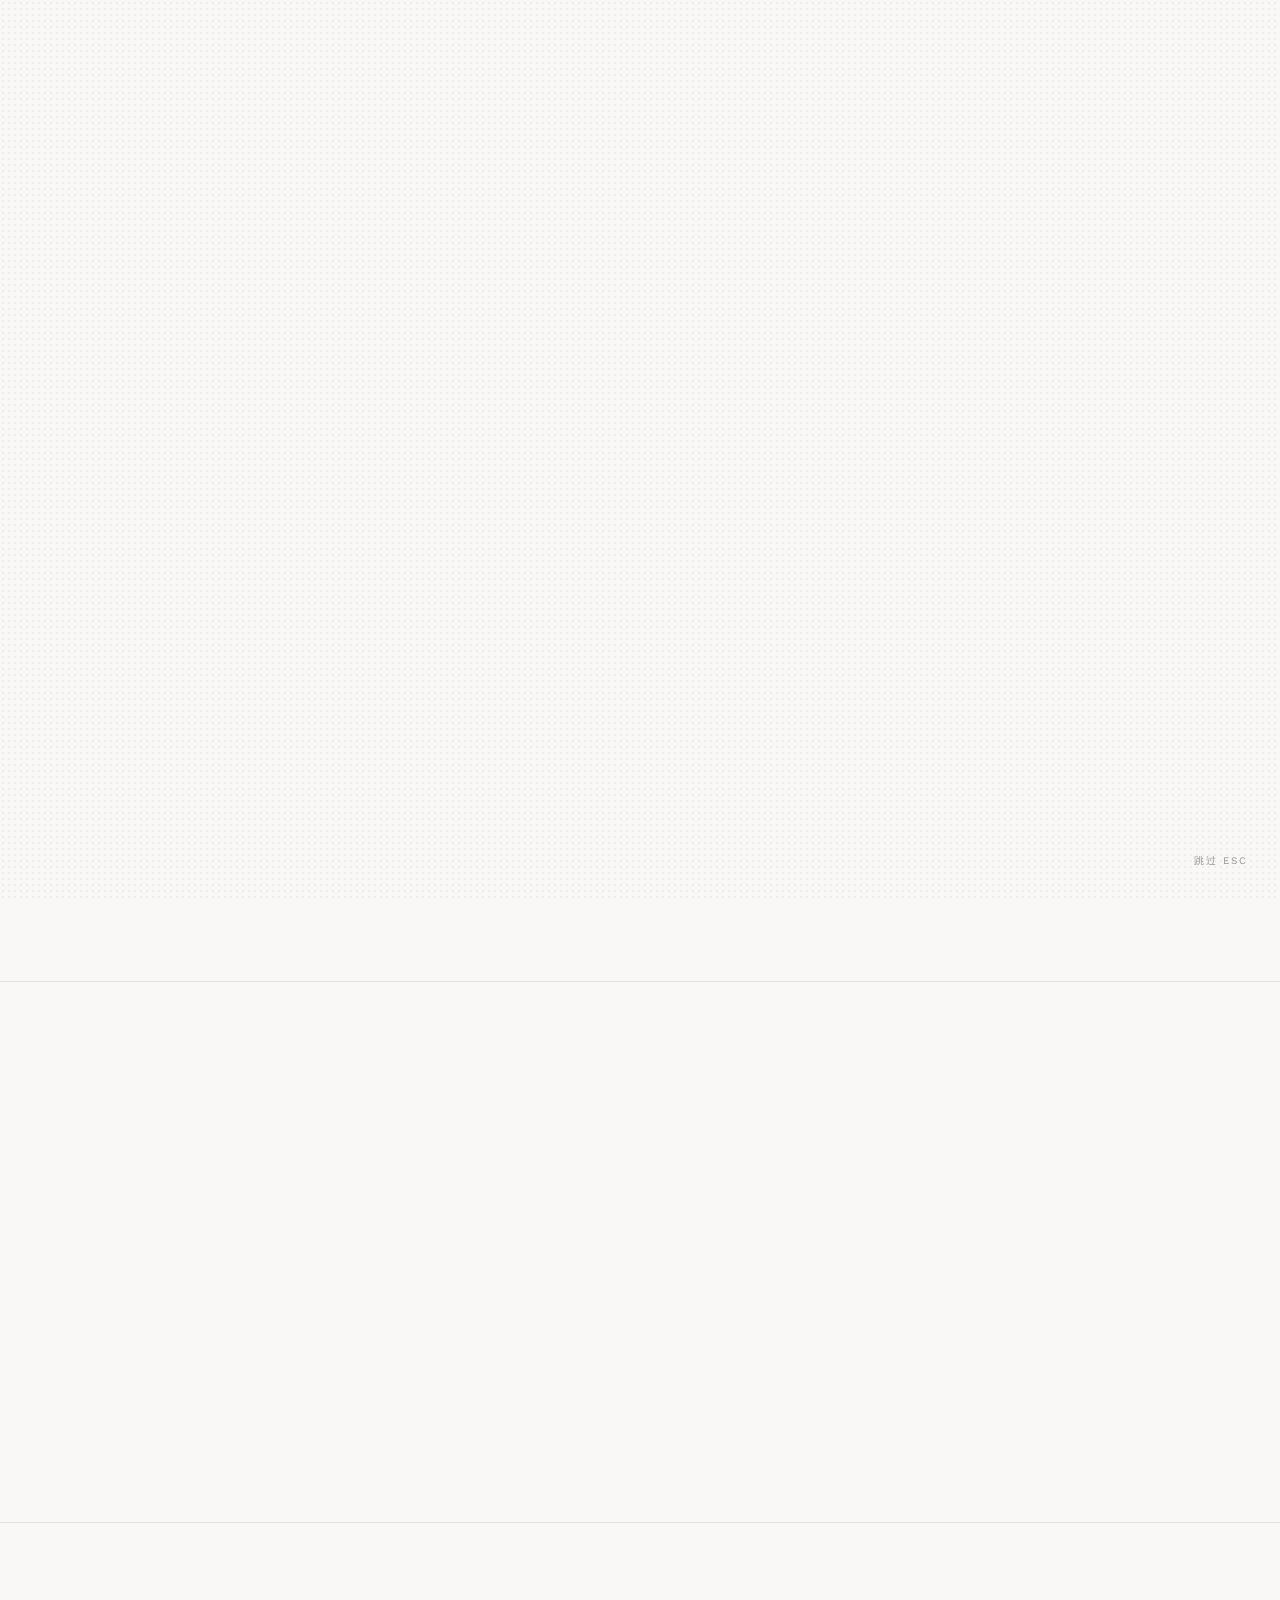
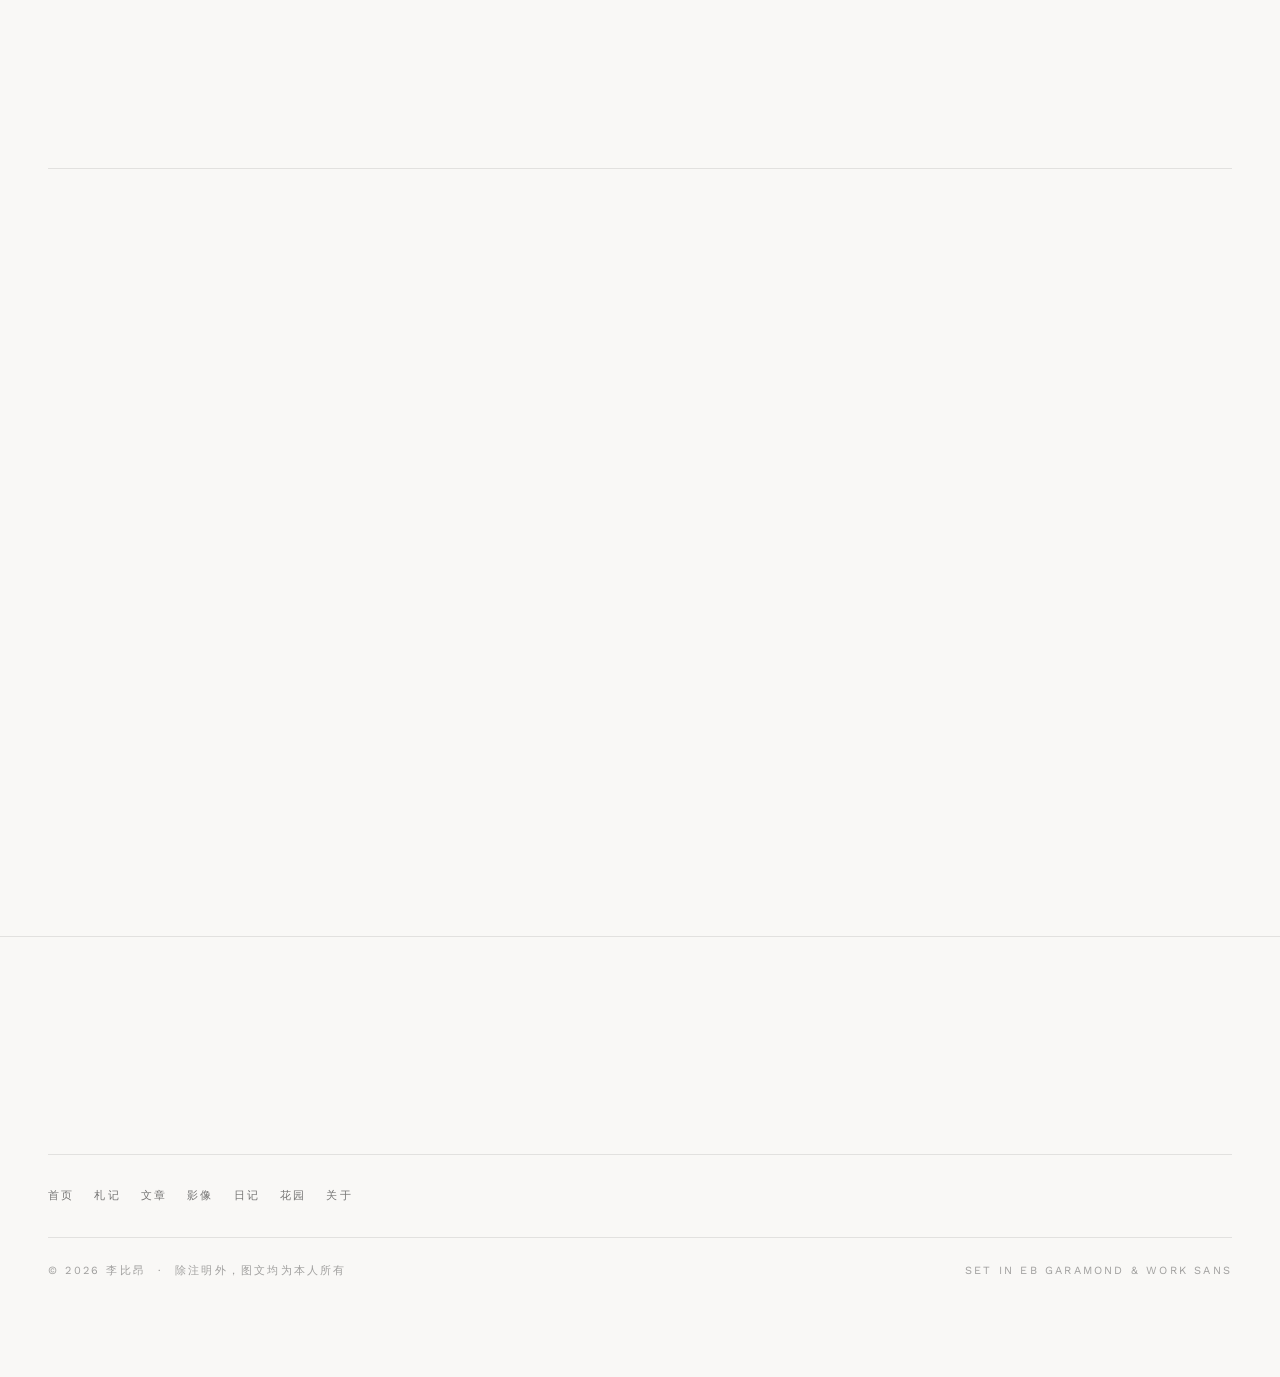
<file: index.html>
<!DOCTYPE html>
<html lang="zh-CN">
<head>
<meta charset="UTF-8" />
<meta name="viewport" content="width=device-width, initial-scale=1.0" />
<title>Phew! — 李比昂 · 个人策展档案</title>
<meta name="description" content="李比昂的个人策展档案：札记、文章、影像、日记、花园。学园林的人，把四年读成了电影史。" />

<link rel="icon" type="image/svg+xml" href="assets/favicon.svg" />
<link rel="icon" type="image/png" sizes="32x32" href="assets/favicon-32.png" />
<link rel="apple-touch-icon" href="assets/favicon-180.png" />

<link rel="stylesheet" href="assets/style.css" />

<!-- 云雾开场的关键样式内联，防止外部 CSS 未就绪时先闪一下页面 -->
<style>
  .phew-intro{position:fixed;inset:0;z-index:9999;display:grid;place-items:center;overflow:hidden;touch-action:none;background:#F9F8F6}
  html.phew-lock,html.phew-lock body{overflow:hidden}
  .phew-intro__cloud{position:absolute;inset:0}
  .phew-intro__cloud::after{content:'';position:absolute;inset:0;pointer-events:none;background-image:radial-gradient(#1C1C1C 1px,transparent 1.3px);background-size:6px 6px;opacity:.05}
  .phew-blob{position:absolute;left:var(--x);top:var(--y);width:30vmax;height:30vmax;margin:-15vmax 0 0 -15vmax;border-radius:52% 46% 60% 42%/46% 58% 42% 54%;background:radial-gradient(closest-side,#EFE7D6 0%,#EFE7D6 58%,rgba(239,231,214,0) 100%);transform:scale(var(--s,1));will-change:transform,opacity}
  .phew-intro__stage{position:relative;z-index:2;width:min(72vw,560px)}
  .phew-intro__skip{position:absolute;right:24px;bottom:24px;z-index:3;font-family:'Work Sans',system-ui,sans-serif;font-size:10px;letter-spacing:.2em;text-transform:uppercase;color:rgba(28,28,28,.45);background:none;border:0;cursor:pointer;padding:8px}
  @media (prefers-reduced-motion:reduce){#phew-intro{display:none!important}}
</style>
</head>

<body class="page" style="--bg:#F9F8F6;--accent:#1C1C1C">

<!-- ══ Phew 云雾开场：仅首页、当天首次访问 ══ -->
<div id="phew-intro" class="phew-intro">
  <div class="phew-intro__cloud" aria-hidden="true">
    <i class="phew-blob" style="--x:14%;--y:26%;--s:1.45;--dx:-46%;--dy:-32%;--d:0ms"></i>
    <i class="phew-blob" style="--x:38%;--y:14%;--s:1.20;--dx:-22%;--dy:-48%;--d:60ms"></i>
    <i class="phew-blob" style="--x:62%;--y:22%;--s:1.55;--dx:24%;--dy:-40%;--d:30ms"></i>
    <i class="phew-blob" style="--x:86%;--y:32%;--s:1.25;--dx:52%;--dy:-26%;--d:90ms"></i>
    <i class="phew-blob" style="--x:22%;--y:62%;--s:1.35;--dx:-38%;--dy:34%;--d:120ms"></i>
    <i class="phew-blob" style="--x:50%;--y:70%;--s:1.60;--dx:6%;--dy:46%;--d:45ms"></i>
    <i class="phew-blob" style="--x:78%;--y:66%;--s:1.30;--dx:44%;--dy:30%;--d:150ms"></i>
    <i class="phew-blob" style="--x:50%;--y:42%;--s:1.85;--dx:0%;--dy:-14%;--d:75ms"></i>
  </div>

  <div class="phew-intro__stage">
    <svg class="phew phew--lg" viewBox="0 0 300 120" role="img" aria-label="Phew!">
      <g class="phew__word">
        <text class="phew__t phew__t--a" x="150" y="84" text-anchor="middle">Phew</text>
        <text class="phew__t phew__t--b" x="150" y="84" text-anchor="middle">Phew</text>
        <text class="phew__t phew__t--c" x="150" y="84" text-anchor="middle">Phew</text>
        <g class="phew__bang" transform="translate(236 22)">
          <rect x="0" y="0" width="9" height="44" rx="4.5"></rect>
          <circle cx="4.5" cy="56" r="6"></circle>
        </g>
      </g>
    </svg>
  </div>

  <button type="button" class="phew-intro__skip">跳过 <span aria-hidden="true">Esc</span></button>
</div>
<script src="assets/phew-intro.js"></script>
<noscript><style>#phew-intro{display:none!important}</style></noscript>

<header class="topbar">
  <div class="topbar__inner">
    <a href="index.html" class="brand group" aria-label="Phew — 返回首页">
      <svg class="phew brand__mark" viewBox="0 0 300 120" role="img" aria-label="Phew!">
        <g class="phew__word">
          <text class="phew__t phew__t--a" x="150" y="84" text-anchor="middle">Phew</text>
          <text class="phew__t phew__t--b" x="150" y="84" text-anchor="middle">Phew</text>
          <text class="phew__t phew__t--c" x="150" y="84" text-anchor="middle">Phew</text>
          <g class="phew__bang" transform="translate(236 22)">
            <rect x="0" y="0" width="9" height="44" rx="4.5"></rect>
            <circle cx="4.5" cy="56" r="6"></circle>
          </g>
        </g>
      </svg>
      <span class="brand__word hv-bold">LI BIANG</span>
    </a>

    <nav class="nav" aria-label="主导航">
      <a href="index.html" class="nav__link is-current">首页</a>
      <a href="notes.html" class="nav__link">札记</a>
      <a href="essays.html" class="nav__link">文章</a>
      <a href="media.html" class="nav__link">影像</a>
      <a href="journal.html" class="nav__link">日记</a>
      <a href="garden.html" class="nav__link">花园</a>
      <a href="about.html" class="nav__link">关于</a>
    </nav>

    <a href="#index" class="nav__mini hover-underline">目录</a>
  </div>
</header>

<main>

  <!-- ══ MASTHEAD ══ -->
  <section class="masthead">
    <div class="wrap">

      <div class="reveal masthead__meta meta">
        <span>No. 00</span><span aria-hidden="true">·</span>
        <span>MMXXVI</span><span aria-hidden="true">·</span>
        <span>Zhejiang University</span><span aria-hidden="true">·</span>
        <span>2022 — 2026</span>
      </div>

      <div class="masthead__grid">
        <div class="reveal">
          <h1 class="display d-1">
            A Cabinet<br />
            <span class="italic dim">of One</span>
          </h1>
        </div>
        <div class="reveal">
          <p class="serif italic dim" style="font-size:17px;line-height:1.6;margin:0 0 24px">
            白天量树，晚上看片，剩下的时间养活一阳台的植物和一只鸟。
          </p>
          <p class="lede" style="max-width:20em">
            李比昂 / LI BIANG。这里存放四年里读过的、看过的、
            写下的与养活的——<span class="magnet">五个展厅，三十七件藏品</span>。
          </p>
        </div>
      </div>

    </div>
  </section>

  <!-- ══ ELSEWHERE ══ -->
  <section class="section" style="padding-top:0;border-bottom:1px solid rgba(28,28,28,.10)">
    <div class="wrap">
      <p class="reveal eyebrow" style="margin-bottom:32px">Elsewhere / 在别处</p>

      <div class="cols-3">
        <a href="mailto:2658611424@qq.com" class="linkcard group reveal">
          <p class="meta" style="margin-bottom:10px">01 &nbsp;/&nbsp; Mail</p>
          <p class="linkcard__title hv-bold">2658611424@qq.com</p>
        </a>

        <a href="https://www.douban.com/people/243018927/?_i=0959890mT0b6KV" target="_blank" rel="noopener" class="linkcard group reveal">
          <p class="meta" style="margin-bottom:10px">02 &nbsp;/&nbsp; Douban</p>
          <p class="linkcard__title hv-bold">豆瓣 &nbsp;·&nbsp; 离岸水杉失眠</p>
        </a>

        <a href="https://mp.weixin.qq.com/s/dGD1uBeyI69ul-qxwAacgg" target="_blank" rel="noopener" class="linkcard group reveal">
          <p class="meta" style="margin-bottom:10px">03 &nbsp;/&nbsp; 公众号</p>
          <p class="linkcard__title hv-bold">皮厈</p>
        </a>
      </div>
    </div>
  </section>

  <!-- ══ PROLOGUE ══ -->
  <section class="section">
    <div class="wrap split split--wide">
      <div class="reveal">
        <div class="sticky-side">
          <p class="eyebrow" style="margin-bottom:24px">Prologue / 前言</p>
          <h2 class="display d-2">
            我是学园林的，<br />
            <span class="italic dim">却把四年读成了电影史</span>
          </h2>
        </div>
      </div>
      <div class="reveal">
        <div style="max-width:30em">
          <p class="body-text">
            在紫金港画图的时候，我在想拉维莱特公园怎么被屈米拆成一叠电影分镜；
            做毕业设计时研究江南滨水景观，我用扎根理论把江浙沪的电影样本
            一个个编码进数据库。这两件事在我这里从来不矛盾——
          </p>
          <p class="serif" style="font-size:22px;line-height:1.6;margin:0 0 24px">
            园林是空间的分镜，电影是时间的造园。
          </p>
          <p class="body-text">
            学术训练要求我删掉「我」，但短评、日记和照片里全是「我」。
            于是我给它们编了号：001 到 039。编号是一种抵抗自恋的方式，
            也是把园林、电影、植物和一只鹦鹉放进同一个房间的唯一办法。
          </p>
          <p class="meta" style="padding-top:24px;border-top:1px solid rgba(28,28,28,.10)">
            共 37 件藏品 &nbsp;·&nbsp; 五个展厅 &nbsp;·&nbsp; 持续增补中
          </p>
        </div>
      </div>
    </div>
  </section>

  <!-- ══ INDEX ══ -->
  <section id="index" class="section" style="border-top:1px solid rgba(28,28,28,.10)">
    <div class="wrap">

      <div class="reveal" style="display:flex;flex-wrap:wrap;align-items:flex-end;justify-content:space-between;gap:24px;margin-bottom:64px">
        <h2 class="display d-2">Index</h2>
        <p class="meta">五个展厅 / Five Rooms &nbsp;·&nbsp; 01 — 05</p>
      </div>

      <div class="index-list">

        <a href="notes.html" class="index-item group reveal">
          <div class="index-row rule">
            <span class="index-row__num">01</span>
            <span class="index-row__name hv-bold">札记</span>
            <span class="index-row__en">Notes · 便签式短评</span>
            <span class="index-row__count meta">13 条 &nbsp;/&nbsp; 可搜索</span>
          </div>
        </a>

        <a href="essays.html" class="index-item group reveal">
          <div class="index-row rule">
            <span class="index-row__num">02</span>
            <span class="index-row__name hv-bold">文章</span>
            <span class="index-row__en">Essays · 课程与毕设</span>
            <span class="index-row__count meta">06 篇 &nbsp;/&nbsp; 2023–2026</span>
          </div>
        </a>

        <a href="media.html" class="index-item group reveal">
          <div class="index-row rule">
            <span class="index-row__num">03</span>
            <span class="index-row__name hv-bold">影像</span>
            <span class="index-row__en">Photographs &amp; Films</span>
            <span class="index-row__count meta">09 件 &nbsp;/&nbsp; 照片 + 视频</span>
          </div>
        </a>

        <a href="journal.html" class="index-item group reveal">
          <div class="index-row rule">
            <span class="index-row__num">04</span>
            <span class="index-row__name hv-bold">日记</span>
            <span class="index-row__en">Journal · 手稿</span>
            <span class="index-row__count meta">02 则 &nbsp;/&nbsp; 可按日期排序</span>
          </div>
        </a>

        <a href="garden.html" class="index-item group reveal">
          <div class="index-row rule">
            <span class="index-row__num">05</span>
            <span class="index-row__name hv-bold">花园</span>
            <span class="index-row__en">Garden · 植物与有钱</span>
            <span class="index-row__count meta">07 件 &nbsp;/&nbsp; 2023–2026</span>
          </div>
        </a>

      </div>

      <div class="reveal" style="margin-top:80px;padding-top:32px;border-top:1px solid rgba(28,28,28,.10);display:flex;flex-wrap:wrap;align-items:center;justify-content:space-between;gap:24px">
        <p class="meta">李比昂 &nbsp;·&nbsp; 杭州 / 浙江</p>
        <a href="about.html" class="group hover-underline meta" style="display:inline-flex;align-items:center;gap:12px">
          <span class="hv-bold">关于我</span>
          <span class="pager__arrow pager__arrow--right" aria-hidden="true">&#8594;</span>
        </a>
      </div>

    </div>
  </section>

</main>

<footer class="footer">
  <div class="wrap">
    <div class="reveal footer__row">
      <div>
        <p class="footer__brand">LI BIANG</p>
        <p class="meta">Phew! &nbsp;·&nbsp; 李比昂 个人策展档案</p>
      </div>
      <ul class="footer__links">
        <li><a href="mailto:2658611424@qq.com" class="hover-underline">2658611424@qq.com</a></li>
        <li aria-hidden="true">·</li>
        <li><a href="https://www.douban.com/people/243018927/?_i=0959890mT0b6KV" target="_blank" rel="noopener" class="hover-underline">豆瓣 · 离岸水杉失眠</a></li>
        <li aria-hidden="true">·</li>
        <li><a href="https://mp.weixin.qq.com/s/dGD1uBeyI69ul-qxwAacgg" target="_blank" rel="noopener" class="hover-underline">公众号 皮厈</a></li>
      </ul>
    </div>

    <ul class="footer__nav" aria-label="栏目导航">
      <li><a href="index.html" class="hover-underline">首页</a></li>
      <li><a href="notes.html" class="hover-underline">札记</a></li>
      <li><a href="essays.html" class="hover-underline">文章</a></li>
      <li><a href="media.html" class="hover-underline">影像</a></li>
      <li><a href="journal.html" class="hover-underline">日记</a></li>
      <li><a href="garden.html" class="hover-underline">花园</a></li>
      <li><a href="about.html" class="hover-underline">关于</a></li>
    </ul>

    <div class="footer__fine">
      <p class="meta">&copy; 2026 李比昂 &nbsp;·&nbsp; 除注明外，图文均为本人所有</p>
      <p class="meta">Set in EB Garamond &amp; Work Sans</p>
    </div>
  </div>
</footer>

<script src="assets/site.js"></script>
<script src="assets/magnet.js"></script>
</body>
</html>
</file>
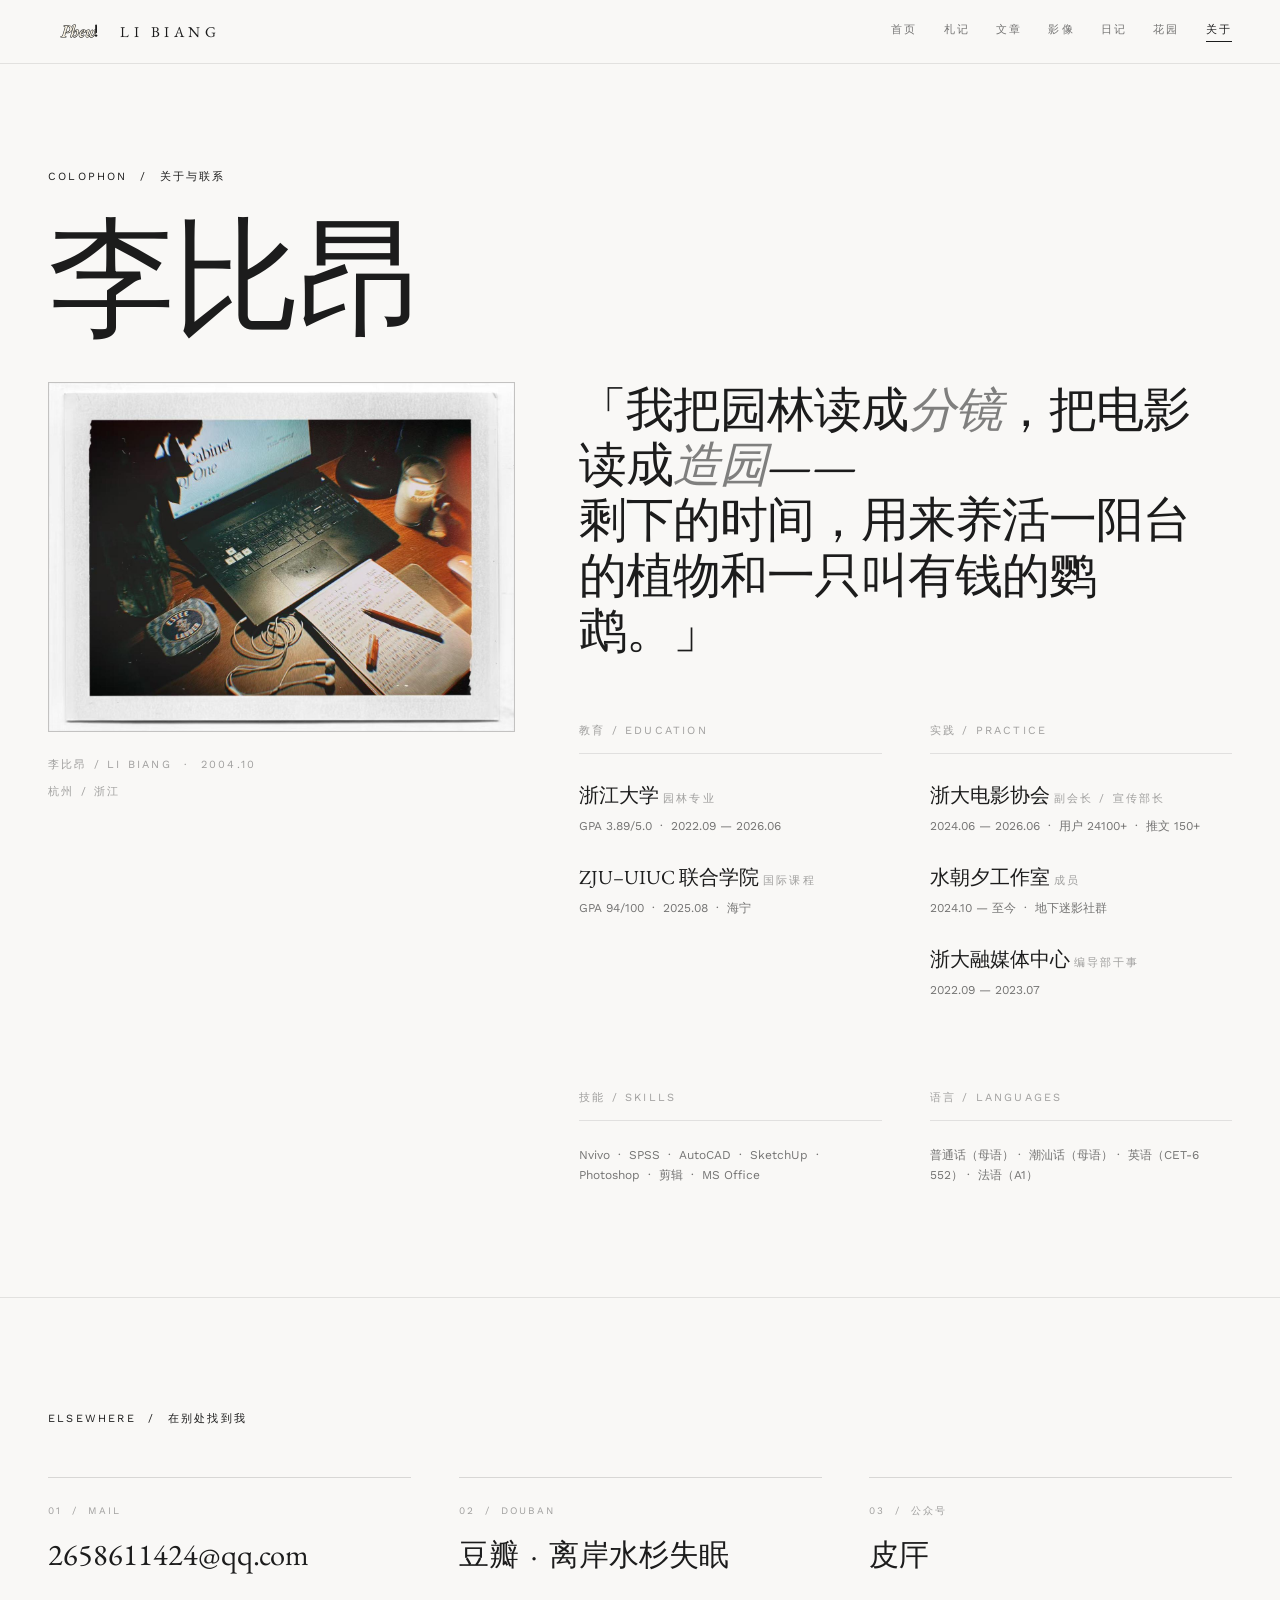
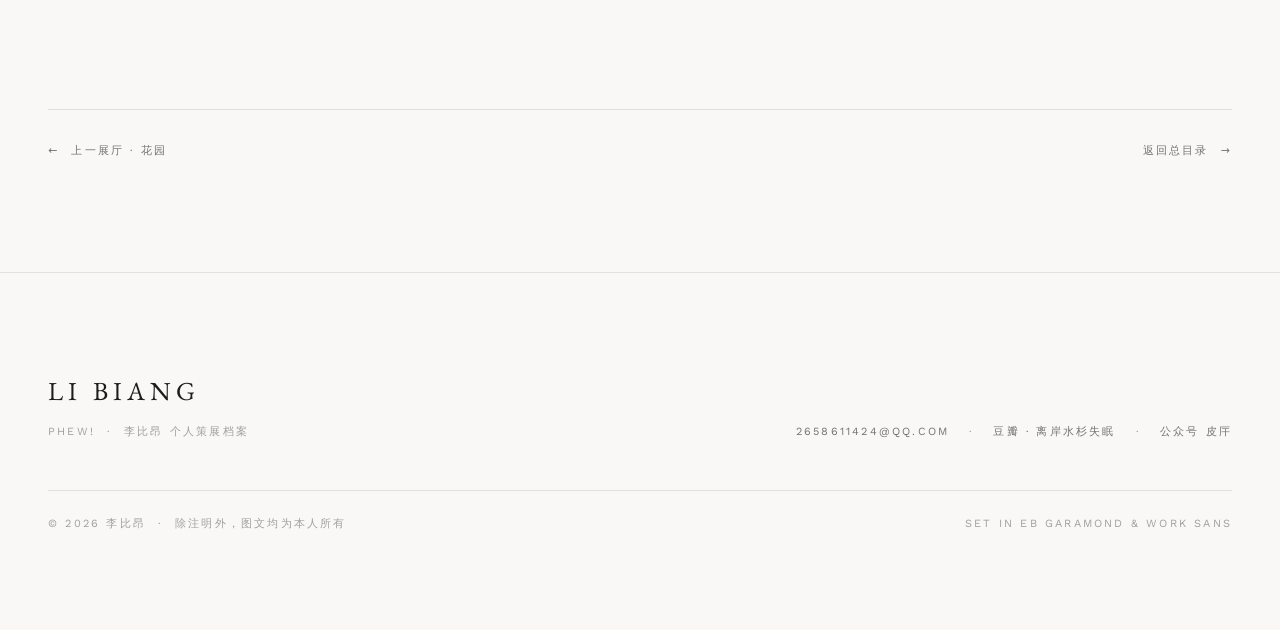
<file: about.html>
<!DOCTYPE html>
<html lang="zh-CN">
<head>
<meta charset="UTF-8" />
<meta name="viewport" content="width=device-width, initial-scale=1.0" />
<title>关于 — Phew! · 李比昂</title>
<meta name="description" content="李比昂：浙江大学园林专业，电影协会副会长，水朝夕工作室成员。学园林的，看电影的，养植物的。" />

<link rel="icon" type="image/svg+xml" href="assets/favicon.svg" />
<link rel="icon" type="image/png" sizes="32x32" href="assets/favicon-32.png" />
<link rel="apple-touch-icon" href="assets/favicon-180.png" />

<link rel="stylesheet" href="assets/style.css" />
</head>

<body class="page" style="--bg:#F9F8F6;--accent:#1C1C1C">

<header class="topbar">
  <div class="topbar__inner">
    <a href="index.html" class="brand group" aria-label="Phew — 返回首页">
      <svg class="phew brand__mark" viewBox="0 0 300 120" role="img" aria-label="Phew!">
        <g class="phew__word">
          <text class="phew__t phew__t--a" x="150" y="84" text-anchor="middle">Phew</text>
          <text class="phew__t phew__t--b" x="150" y="84" text-anchor="middle">Phew</text>
          <text class="phew__t phew__t--c" x="150" y="84" text-anchor="middle">Phew</text>
          <g class="phew__bang" transform="translate(236 22)">
            <rect x="0" y="0" width="9" height="44" rx="4.5"></rect>
            <circle cx="4.5" cy="56" r="6"></circle>
          </g>
        </g>
      </svg>
      <span class="brand__word hv-bold">LI BIANG</span>
    </a>

    <nav class="nav" aria-label="主导航">
      <a href="index.html" class="nav__link">首页</a>
      <a href="notes.html" class="nav__link">札记</a>
      <a href="essays.html" class="nav__link">文章</a>
      <a href="media.html" class="nav__link">影像</a>
      <a href="journal.html" class="nav__link">日记</a>
      <a href="garden.html" class="nav__link">花园</a>
      <a href="about.html" class="nav__link is-current">关于</a>
    </nav>

    <a href="index.html#index" class="nav__mini hover-underline">目录</a>
  </div>
</header>

<main>

  <section class="page-head" style="padding-bottom:0;border-bottom:0">
    <div class="wrap">
      <p class="reveal eyebrow" style="margin-bottom:32px">Colophon &nbsp;/&nbsp; 关于与联系</p>
      <h1 class="reveal display d-1">李比昂</h1>
    </div>
  </section>

  <!-- ══ 肖像 + 自述 ══ -->
  <section class="section" style="padding-top:48px">
    <div class="wrap split split--wide">

      <div class="reveal">
        <div class="sticky-side">
          <div class="plate" style="aspect-ratio:4/3;margin-bottom:24px">
            <img src="assets/img/desk.jpg" alt="李比昂的书桌，浙大紫金港" width="1400" height="1049" loading="lazy" decoding="async" style="width:100%;height:100%;object-fit:cover" />
          </div>
          <p class="meta">李比昂 / LI BIANG &nbsp;·&nbsp; 2004.10</p>
          <p class="meta" style="margin-top:8px">杭州 / 浙江</p>
        </div>
      </div>

      <div>
        <blockquote class="reveal quote">
          「我把园林读成<span class="italic dim">分镜</span>，把电影读成<span class="italic dim">造园</span>——<br />
          剩下的时间，用来养活一阳台的植物和一只叫有钱的鹦鹉。」
        </blockquote>

        <div class="reveal split" style="margin-bottom:64px">

          <div class="block" style="margin-bottom:0">
            <p class="block__label">教育 / Education</p>
            <div class="item">
              <p class="item__title">浙江大学 <span class="meta">园林专业</span></p>
              <p class="item__sub">GPA 3.89/5.0 &nbsp;·&nbsp; 2022.09 — 2026.06</p>
            </div>
            <div class="item">
              <p class="item__title">ZJU–UIUC 联合学院 <span class="meta">国际课程</span></p>
              <p class="item__sub">GPA 94/100 &nbsp;·&nbsp; 2025.08 &nbsp;·&nbsp; 海宁</p>
            </div>
          </div>

          <div class="block" style="margin-bottom:0">
            <p class="block__label">实践 / Practice</p>
            <div class="item">
              <p class="item__title">浙大电影协会 <span class="meta">副会长 / 宣传部长</span></p>
              <p class="item__sub">2024.06 — 2026.06 &nbsp;·&nbsp; 用户 24100+ &nbsp;·&nbsp; 推文 150+</p>
            </div>
            <div class="item">
              <p class="item__title">水朝夕工作室 <span class="meta">成员</span></p>
              <p class="item__sub">2024.10 — 至今 &nbsp;·&nbsp; 地下迷影社群</p>
            </div>
            <div class="item">
              <p class="item__title">浙大融媒体中心 <span class="meta">编导部干事</span></p>
              <p class="item__sub">2022.09 — 2023.07</p>
            </div>
          </div>

        </div>

        <div class="reveal split">

          <div class="block" style="margin-bottom:0">
            <p class="block__label">技能 / Skills</p>
            <p class="item__sub">
              Nvivo &nbsp;·&nbsp; SPSS &nbsp;·&nbsp; AutoCAD &nbsp;·&nbsp; SketchUp &nbsp;·&nbsp; Photoshop &nbsp;·&nbsp; 剪辑 &nbsp;·&nbsp; MS Office
            </p>
          </div>

          <div class="block" style="margin-bottom:0">
            <p class="block__label">语言 / Languages</p>
            <p class="item__sub">
              普通话（母语）&nbsp;·&nbsp; 潮汕话（母语）&nbsp;·&nbsp; 英语（CET-6 552）&nbsp;·&nbsp; 法语（A1）
            </p>
          </div>

        </div>
      </div>

    </div>
  </section>

  <!-- ══ 联系 ══ -->
  <section id="contact" class="section" style="border-top:1px solid rgba(28,28,28,.10)">
    <div class="wrap">

      <p class="reveal eyebrow" style="margin-bottom:48px">Elsewhere &nbsp;/&nbsp; 在别处找到我</p>

      <div class="contact-grid">
        <a href="mailto:2658611424@qq.com" class="contact-item group reveal">
          <p class="contact-item__label">01 &nbsp;/&nbsp; Mail</p>
          <p class="contact-item__main hv-bold">2658611424@qq.com</p>
        </a>

        <a href="https://www.douban.com/people/243018927/?_i=0959890mT0b6KV" target="_blank" rel="noopener" class="contact-item group reveal">
          <p class="contact-item__label">02 &nbsp;/&nbsp; Douban</p>
          <p class="contact-item__main hv-bold">豆瓣 &nbsp;·&nbsp; 离岸水杉失眠</p>
        </a>

        <a href="https://mp.weixin.qq.com/s/dGD1uBeyI69ul-qxwAacgg" target="_blank" rel="noopener" class="contact-item group reveal">
          <p class="contact-item__label">03 &nbsp;/&nbsp; 公众号</p>
          <p class="contact-item__main hv-bold">皮厈</p>
        </a>
      </div>

      <div class="pager reveal">
        <a href="garden.html" class="pager__link group">
          <span class="pager__arrow pager__arrow--left" aria-hidden="true">&#8592;</span>
          <span class="hv-bold">上一展厅 · 花园</span>
        </a>
        <a href="index.html" class="pager__link group">
          <span class="hv-bold">返回总目录</span>
          <span class="pager__arrow pager__arrow--right" aria-hidden="true">&#8594;</span>
        </a>
      </div>

    </div>
  </section>

</main>

<footer class="footer">
  <div class="wrap">
    <div class="reveal footer__row">
      <div>
        <p class="footer__brand">LI BIANG</p>
        <p class="meta">Phew! &nbsp;·&nbsp; 李比昂 个人策展档案</p>
      </div>
      <ul class="footer__links">
        <li><a href="mailto:2658611424@qq.com" class="hover-underline">2658611424@qq.com</a></li>
        <li aria-hidden="true">·</li>
        <li><a href="https://www.douban.com/people/243018927/?_i=0959890mT0b6KV" target="_blank" rel="noopener" class="hover-underline">豆瓣 · 离岸水杉失眠</a></li>
        <li aria-hidden="true">·</li>
        <li><a href="https://mp.weixin.qq.com/s/dGD1uBeyI69ul-qxwAacgg" target="_blank" rel="noopener" class="hover-underline">公众号 皮厈</a></li>
      </ul>
    </div>
    <div class="footer__fine">
      <p class="meta">&copy; 2026 李比昂 &nbsp;·&nbsp; 除注明外，图文均为本人所有</p>
      <p class="meta">Set in EB Garamond &amp; Work Sans</p>
    </div>
  </div>
</footer>

<script src="assets/site.js"></script>
<script src="assets/magnet.js"></script>
</body>
</html>
</file>
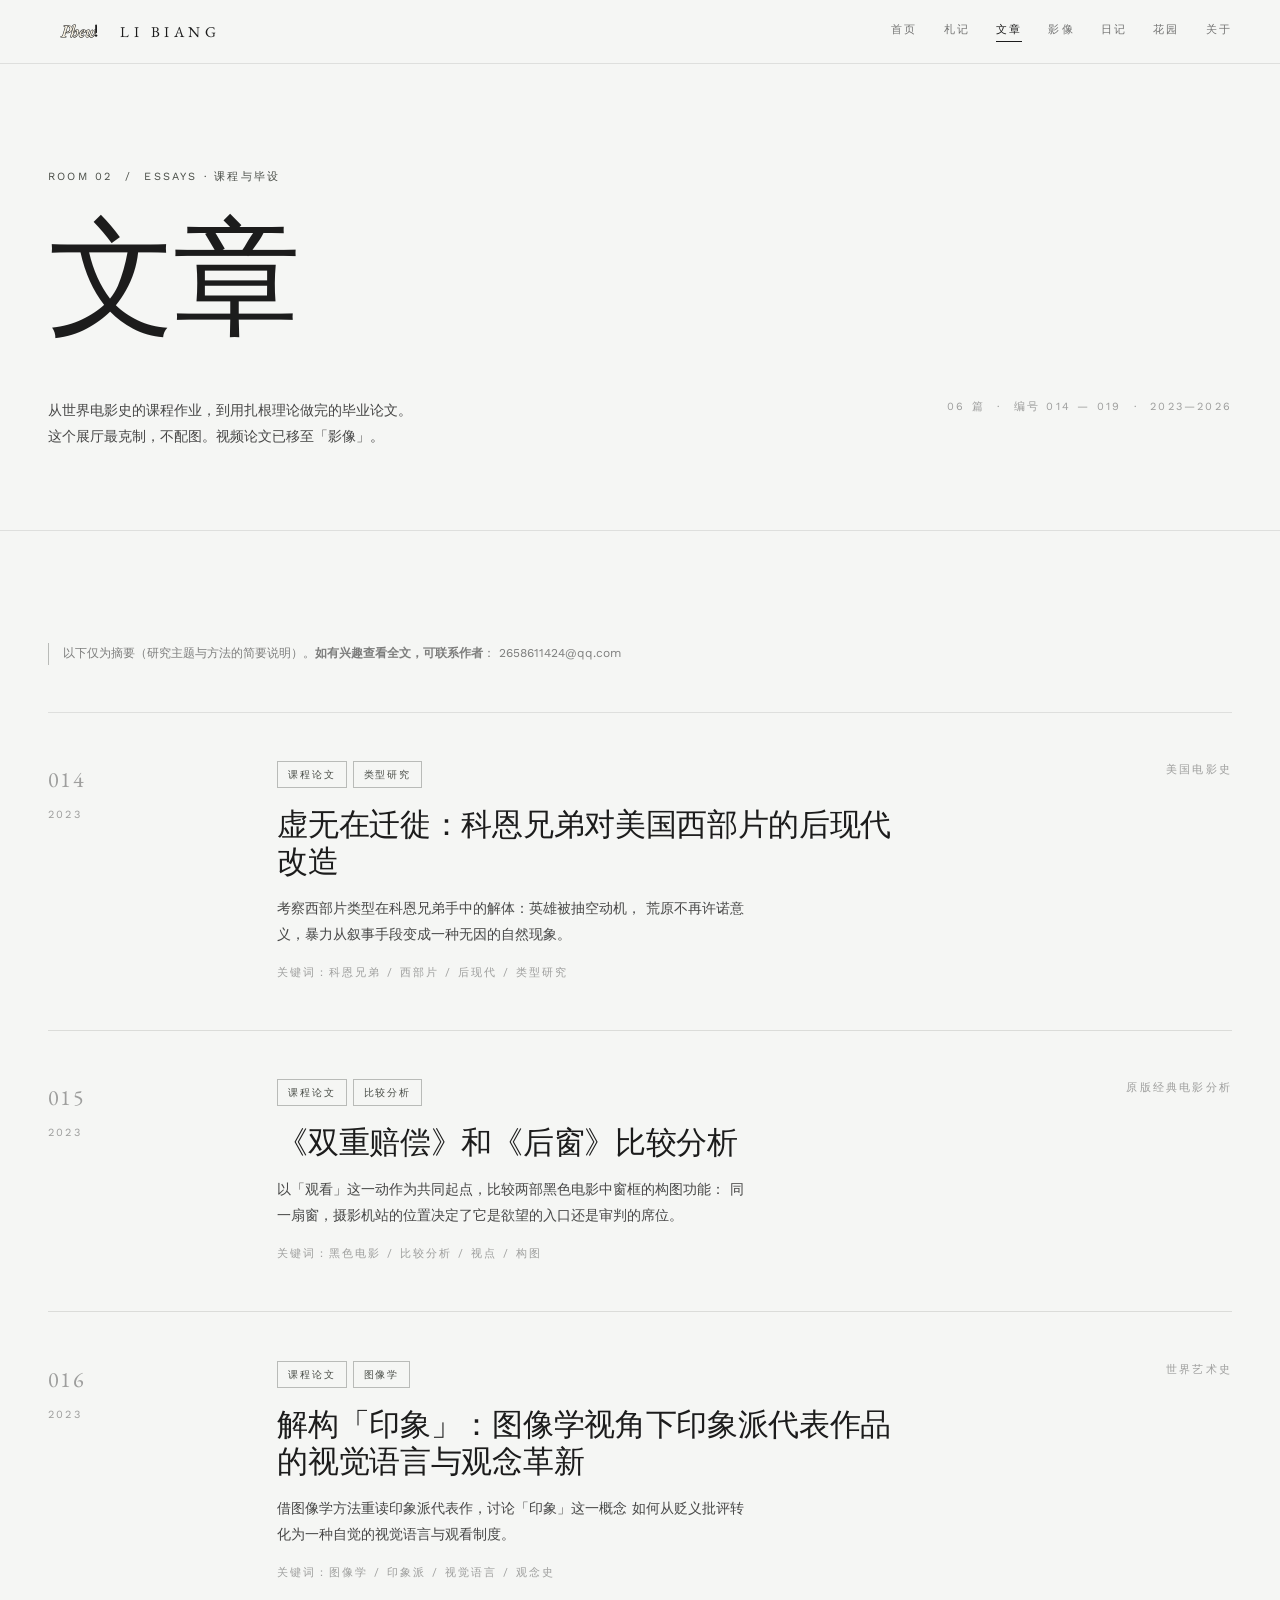
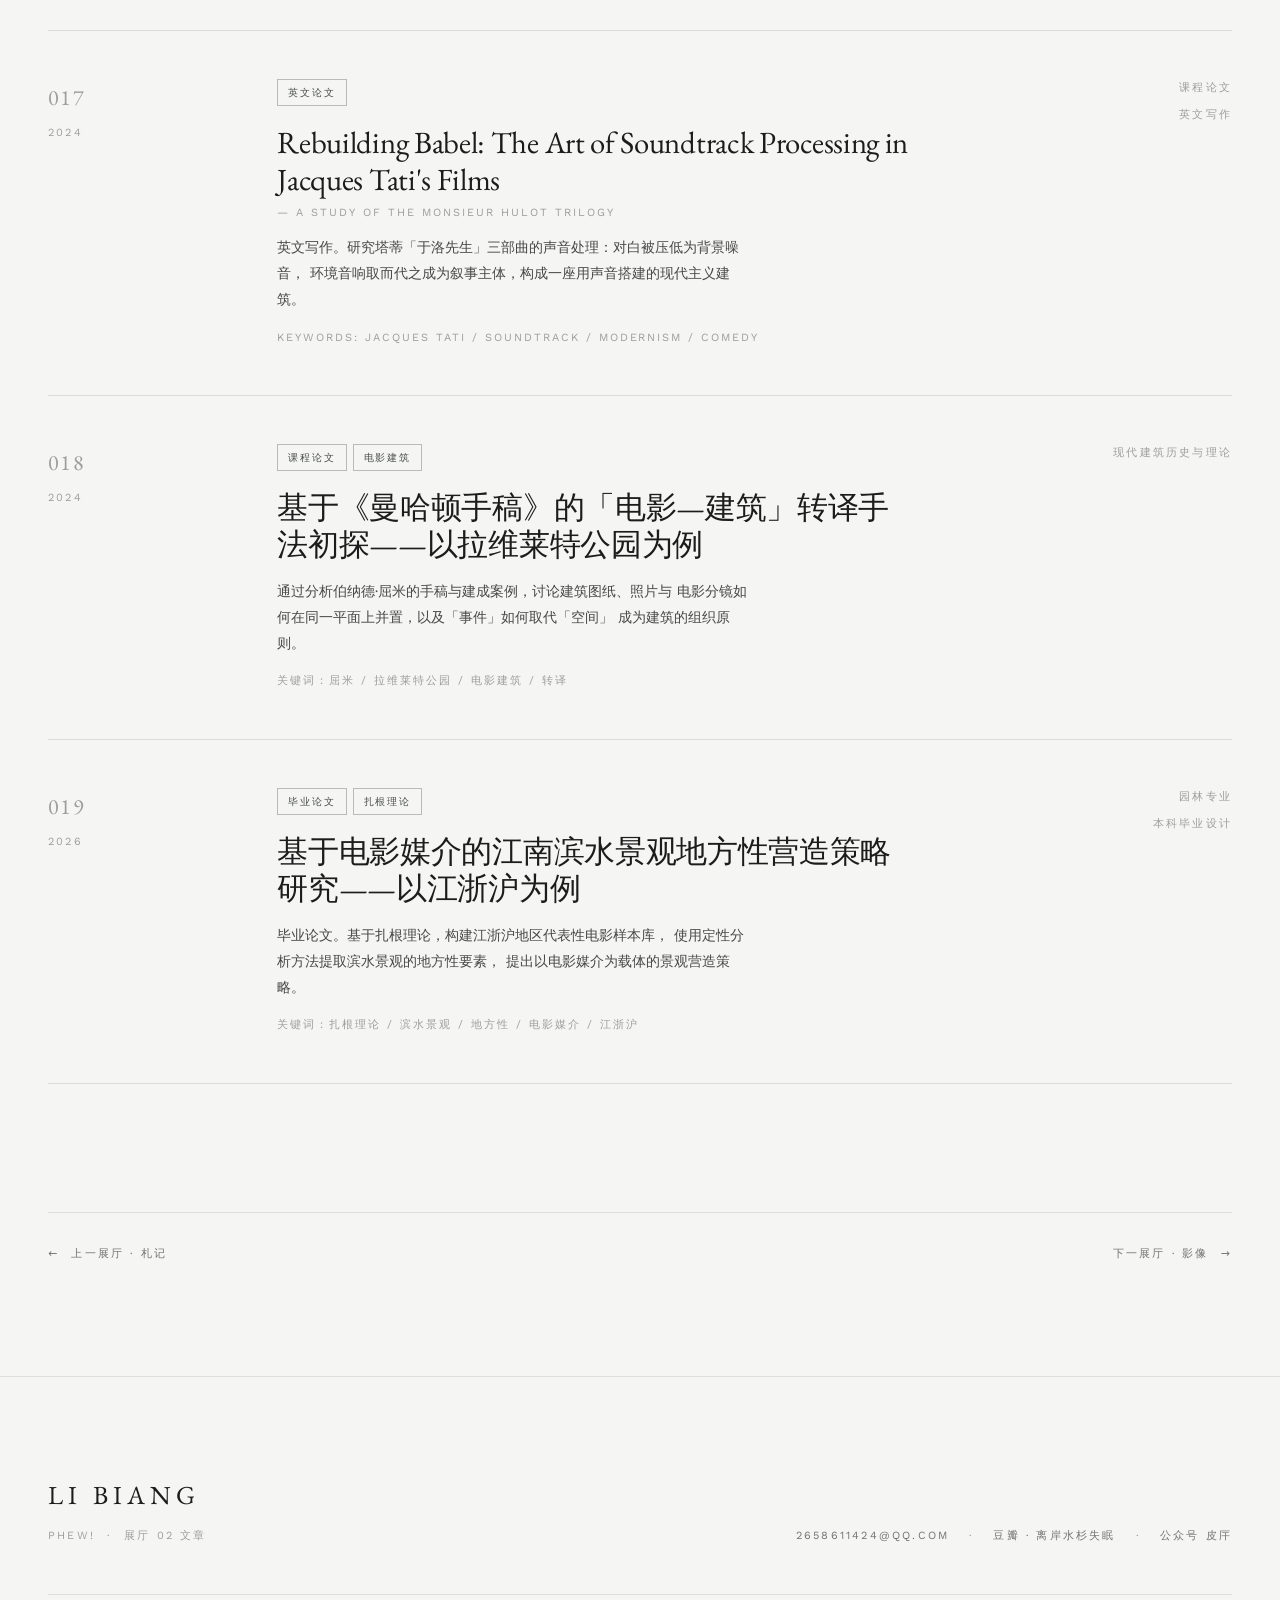
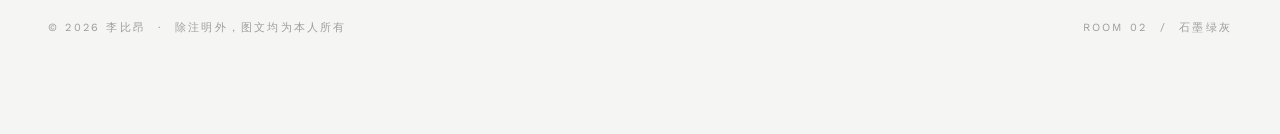
<file: essays.html>
<!DOCTYPE html>
<html lang="zh-CN">
<head>
<meta charset="UTF-8" />
<meta name="viewport" content="width=device-width, initial-scale=1.0" />
<title>文章 — Phew! · 李比昂</title>
<meta name="description" content="李比昂的文章档案：课程论文、英文论文与毕业论文。摘要陈列，全文可联系作者。" />

<link rel="icon" type="image/svg+xml" href="assets/favicon.svg" />
<link rel="icon" type="image/png" sizes="32x32" href="assets/favicon-32.png" />
<link rel="apple-touch-icon" href="assets/favicon-180.png" />

<link rel="stylesheet" href="assets/style.css" />
</head>

<body class="page" style="--bg:#F5F6F4;--accent:#4A4E48">

<header class="topbar">
  <div class="topbar__inner">
    <a href="index.html" class="brand group" aria-label="Phew — 返回首页">
      <svg class="phew brand__mark" viewBox="0 0 300 120" role="img" aria-label="Phew!">
        <g class="phew__word">
          <text class="phew__t phew__t--a" x="150" y="84" text-anchor="middle">Phew</text>
          <text class="phew__t phew__t--b" x="150" y="84" text-anchor="middle">Phew</text>
          <text class="phew__t phew__t--c" x="150" y="84" text-anchor="middle">Phew</text>
          <g class="phew__bang" transform="translate(236 22)">
            <rect x="0" y="0" width="9" height="44" rx="4.5"></rect>
            <circle cx="4.5" cy="56" r="6"></circle>
          </g>
        </g>
      </svg>
      <span class="brand__word hv-bold">LI BIANG</span>
    </a>

    <nav class="nav" aria-label="主导航">
      <a href="index.html" class="nav__link">首页</a>
      <a href="notes.html" class="nav__link">札记</a>
      <a href="essays.html" class="nav__link is-current">文章</a>
      <a href="media.html" class="nav__link">影像</a>
      <a href="journal.html" class="nav__link">日记</a>
      <a href="garden.html" class="nav__link">花园</a>
      <a href="about.html" class="nav__link">关于</a>
    </nav>

    <a href="index.html#index" class="nav__mini hover-underline">目录</a>
  </div>
</header>

<main>

  <section class="page-head">
    <div class="wrap">
      <p class="reveal eyebrow" style="margin-bottom:32px">Room 02 &nbsp;/&nbsp; Essays · 课程与毕设</p>
      <h1 class="reveal display d-1">文章</h1>

      <div class="reveal page-head__foot">
        <div>
          <p class="lede" style="max-width:26em">
            从世界电影史的课程作业，到用扎根理论做完的毕业论文。
            这个展厅最克制，不配图。视频论文已移至「影像」。
          </p>
        </div>
        <div class="page-head__count">
          <p class="meta">06 篇 &nbsp;·&nbsp; 编号 014 — 019 &nbsp;·&nbsp; 2023—2026</p>
        </div>
      </div>
    </div>
  </section>

  <section class="section">
    <div class="wrap">

      <p class="reveal note-box" style="margin-bottom:48px">
        以下仅为摘要（研究主题与方法的简要说明）。<strong>如有兴趣查看全文，可联系作者</strong>：
        <a href="mailto:2658611424@qq.com?subject=%E6%9F%A5%E8%AF%A2%E6%96%87%E7%AB%A0%E5%85%A8%E6%96%87" class="hover-underline">2658611424@qq.com</a>
      </p>

      <div class="entries">

        <article class="entry group reveal">
          <div>
            <span class="entry__num">014</span>
            <p class="meta" style="margin-top:8px">2023</p>
          </div>
          <div>
            <p style="margin:0 0 12px"><span class="tag">课程论文</span><span class="tag">类型研究</span></p>
            <h2 class="entry__title hv-bold">虚无在迁徙：科恩兄弟对美国西部片的后现代改造</h2>
            <p class="entry__abstract">
              考察西部片类型在科恩兄弟手中的解体：英雄被抽空动机，
              荒原不再许诺意义，暴力从叙事手段变成一种无因的自然现象。
            </p>
            <p class="entry__kw">关键词：科恩兄弟 / 西部片 / 后现代 / 类型研究</p>
          </div>
          <div class="entry__side">
            <p class="meta">美国电影史</p>
          </div>
        </article>

        <article class="entry group reveal">
          <div>
            <span class="entry__num">015</span>
            <p class="meta" style="margin-top:8px">2023</p>
          </div>
          <div>
            <p style="margin:0 0 12px"><span class="tag">课程论文</span><span class="tag">比较分析</span></p>
            <h2 class="entry__title hv-bold">《双重赔偿》和《后窗》比较分析</h2>
            <p class="entry__abstract">
              以「观看」这一动作为共同起点，比较两部黑色电影中窗框的构图功能：
              同一扇窗，摄影机站的位置决定了它是欲望的入口还是审判的席位。
            </p>
            <p class="entry__kw">关键词：黑色电影 / 比较分析 / 视点 / 构图</p>
          </div>
          <div class="entry__side">
            <p class="meta">原版经典电影分析</p>
          </div>
        </article>

        <article class="entry group reveal">
          <div>
            <span class="entry__num">016</span>
            <p class="meta" style="margin-top:8px">2023</p>
          </div>
          <div>
            <p style="margin:0 0 12px"><span class="tag">课程论文</span><span class="tag">图像学</span></p>
            <h2 class="entry__title hv-bold">解构「印象」：图像学视角下印象派代表作品的视觉语言与观念革新</h2>
            <p class="entry__abstract">
              借图像学方法重读印象派代表作，讨论「印象」这一概念
              如何从贬义批评转化为一种自觉的视觉语言与观看制度。
            </p>
            <p class="entry__kw">关键词：图像学 / 印象派 / 视觉语言 / 观念史</p>
          </div>
          <div class="entry__side">
            <p class="meta">世界艺术史</p>
          </div>
        </article>

        <article class="entry group reveal">
          <div>
            <span class="entry__num">017</span>
            <p class="meta" style="margin-top:8px">2024</p>
          </div>
          <div>
            <p style="margin:0 0 12px"><span class="tag">英文论文</span></p>
            <h2 class="entry__title hv-bold">
              Rebuilding Babel: The Art of Soundtrack Processing in Jacques Tati's Films
              <span class="entry__kw" style="display:block;margin-top:8px">— A Study of the Monsieur Hulot Trilogy</span>
            </h2>
            <p class="entry__abstract">
              英文写作。研究塔蒂「于洛先生」三部曲的声音处理：对白被压低为背景噪音，
              环境音响取而代之成为叙事主体，构成一座用声音搭建的现代主义建筑。
            </p>
            <p class="entry__kw">Keywords: Jacques Tati / Soundtrack / Modernism / Comedy</p>
          </div>
          <div class="entry__side">
            <p class="meta">课程论文</p>
            <p class="meta" style="margin-top:8px">英文写作</p>
          </div>
        </article>

        <article class="entry group reveal">
          <div>
            <span class="entry__num">018</span>
            <p class="meta" style="margin-top:8px">2024</p>
          </div>
          <div>
            <p style="margin:0 0 12px"><span class="tag">课程论文</span><span class="tag">电影建筑</span></p>
            <h2 class="entry__title hv-bold">基于《曼哈顿手稿》的「电影—建筑」转译手法初探——以拉维莱特公园为例</h2>
            <p class="entry__abstract">
              通过分析伯纳德·屈米的手稿与建成案例，讨论建筑图纸、照片与
              电影分镜如何在同一平面上并置，以及「事件」如何取代「空间」
              成为建筑的组织原则。
            </p>
            <p class="entry__kw">关键词：屈米 / 拉维莱特公园 / 电影建筑 / 转译</p>
          </div>
          <div class="entry__side">
            <p class="meta">现代建筑历史与理论</p>
          </div>
        </article>

        <article class="entry group reveal">
          <div>
            <span class="entry__num">019</span>
            <p class="meta" style="margin-top:8px">2026</p>
          </div>
          <div>
            <p style="margin:0 0 12px"><span class="tag">毕业论文</span><span class="tag">扎根理论</span></p>
            <h2 class="entry__title hv-bold">基于电影媒介的江南滨水景观地方性营造策略研究——以江浙沪为例</h2>
            <p class="entry__abstract">
              毕业论文。基于扎根理论，构建江浙沪地区代表性电影样本库，
              使用定性分析方法提取滨水景观的地方性要素，
              提出以电影媒介为载体的景观营造策略。
            </p>
            <p class="entry__kw">关键词：扎根理论 / 滨水景观 / 地方性 / 电影媒介 / 江浙沪</p>
          </div>
          <div class="entry__side">
            <p class="meta">园林专业</p>
            <p class="meta" style="margin-top:8px">本科毕业设计</p>
          </div>
        </article>

      </div>

      <div class="pager reveal">
        <a href="notes.html" class="pager__link group">
          <span class="pager__arrow pager__arrow--left" aria-hidden="true">&#8592;</span>
          <span class="hv-bold">上一展厅 · 札记</span>
        </a>
        <a href="media.html" class="pager__link group">
          <span class="hv-bold">下一展厅 · 影像</span>
          <span class="pager__arrow pager__arrow--right" aria-hidden="true">&#8594;</span>
        </a>
      </div>

    </div>
  </section>

</main>

<footer class="footer">
  <div class="wrap">
    <div class="reveal footer__row">
      <div>
        <p class="footer__brand">LI BIANG</p>
        <p class="meta">Phew! &nbsp;·&nbsp; 展厅 02 文章</p>
      </div>
      <ul class="footer__links">
        <li><a href="mailto:2658611424@qq.com" class="hover-underline">2658611424@qq.com</a></li>
        <li aria-hidden="true">·</li>
        <li><a href="https://www.douban.com/people/243018927/?_i=0959890mT0b6KV" target="_blank" rel="noopener" class="hover-underline">豆瓣 · 离岸水杉失眠</a></li>
        <li aria-hidden="true">·</li>
        <li><a href="https://mp.weixin.qq.com/s/dGD1uBeyI69ul-qxwAacgg" target="_blank" rel="noopener" class="hover-underline">公众号 皮厈</a></li>
      </ul>
    </div>
    <div class="footer__fine">
      <p class="meta">&copy; 2026 李比昂 &nbsp;·&nbsp; 除注明外，图文均为本人所有</p>
      <p class="meta">Room 02 &nbsp;/&nbsp; 石墨绿灰</p>
    </div>
  </div>
</footer>

<script src="assets/site.js"></script>
<script src="assets/magnet.js"></script>
</body>
</html>
</file>
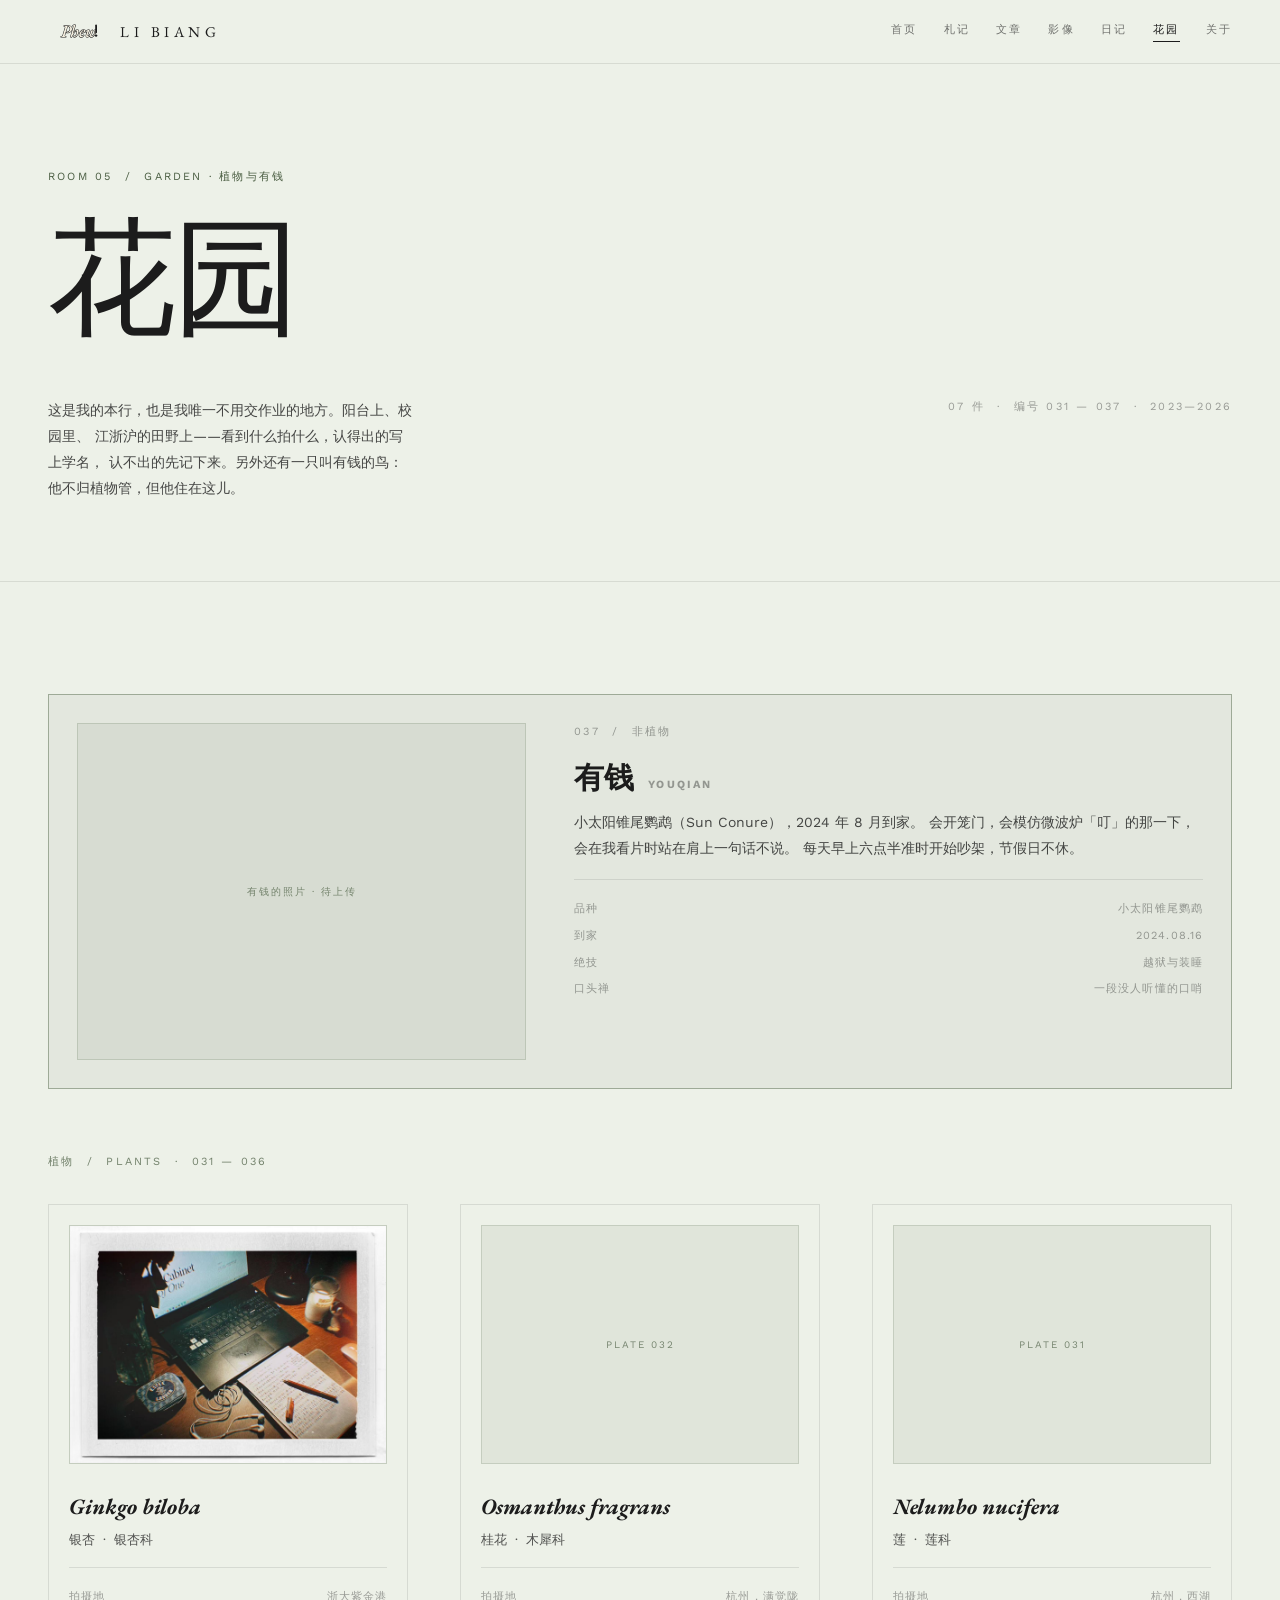
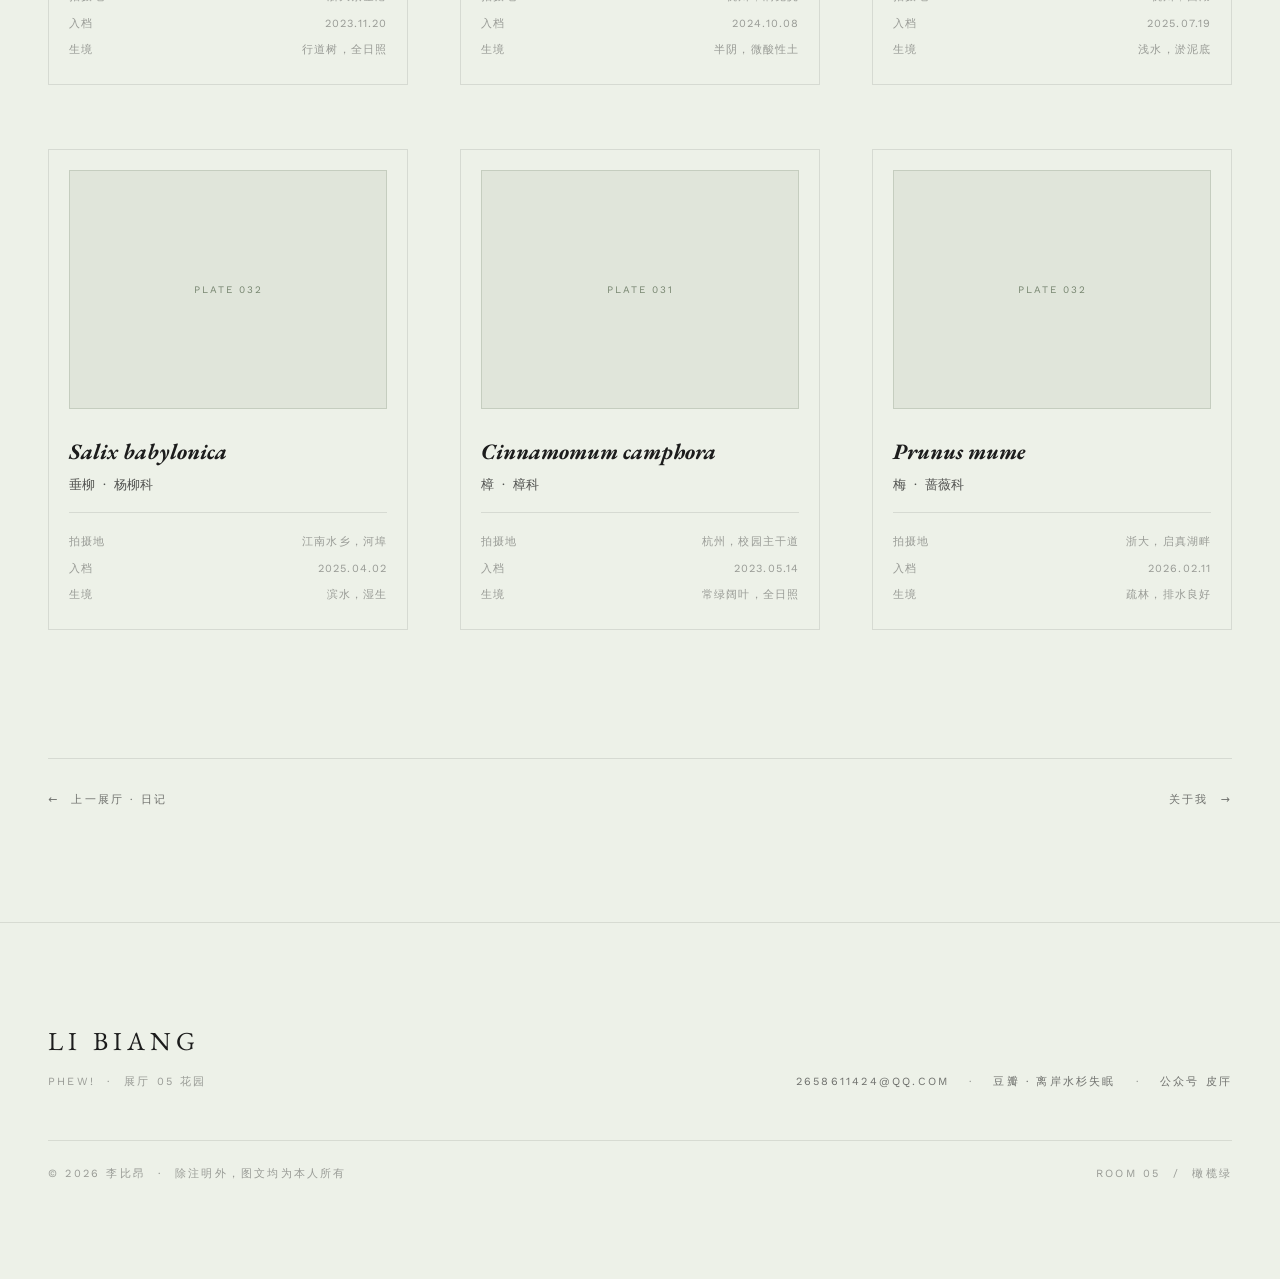
<file: garden.html>
<!DOCTYPE html>
<html lang="zh-CN">
<head>
<meta charset="UTF-8" />
<meta name="viewport" content="width=device-width, initial-scale=1.0" />
<title>花园 — Phew! · 李比昂</title>
<meta name="description" content="李比昂的花园：自拍植物档案，以及一只叫有钱的小太阳鹦鹉。" />

<link rel="icon" type="image/svg+xml" href="assets/favicon.svg" />
<link rel="icon" type="image/png" sizes="32x32" href="assets/favicon-32.png" />
<link rel="apple-touch-icon" href="assets/favicon-180.png" />

<link rel="stylesheet" href="assets/style.css" />
</head>

<body class="page" style="--bg:#EDF1E8;--accent:#4A5D42">

<header class="topbar">
  <div class="topbar__inner">
    <a href="index.html" class="brand group" aria-label="Phew — 返回首页">
      <svg class="phew brand__mark" viewBox="0 0 300 120" role="img" aria-label="Phew!">
        <g class="phew__word">
          <text class="phew__t phew__t--a" x="150" y="84" text-anchor="middle">Phew</text>
          <text class="phew__t phew__t--b" x="150" y="84" text-anchor="middle">Phew</text>
          <text class="phew__t phew__t--c" x="150" y="84" text-anchor="middle">Phew</text>
          <g class="phew__bang" transform="translate(236 22)">
            <rect x="0" y="0" width="9" height="44" rx="4.5"></rect>
            <circle cx="4.5" cy="56" r="6"></circle>
          </g>
        </g>
      </svg>
      <span class="brand__word hv-bold">LI BIANG</span>
    </a>

    <nav class="nav" aria-label="主导航">
      <a href="index.html" class="nav__link">首页</a>
      <a href="notes.html" class="nav__link">札记</a>
      <a href="essays.html" class="nav__link">文章</a>
      <a href="media.html" class="nav__link">影像</a>
      <a href="journal.html" class="nav__link">日记</a>
      <a href="garden.html" class="nav__link is-current">花园</a>
      <a href="about.html" class="nav__link">关于</a>
    </nav>

    <a href="index.html#index" class="nav__mini hover-underline">目录</a>
  </div>
</header>

<main>

  <section class="page-head">
    <div class="wrap">
      <p class="reveal eyebrow" style="margin-bottom:32px">Room 05 &nbsp;/&nbsp; Garden · 植物与有钱</p>
      <h1 class="reveal display d-1">花园</h1>

      <div class="reveal page-head__foot">
        <div>
          <p class="lede" style="max-width:26em">
            这是我的本行，也是我唯一不用交作业的地方。阳台上、校园里、
            江浙沪的田野上——看到什么拍什么，认得出的写上学名，
            认不出的先记下来。另外还有一只叫有钱的鸟：
            他不归植物管，但他住在这儿。
          </p>
        </div>
        <div class="page-head__count">
          <p class="meta">07 件 &nbsp;·&nbsp; 编号 031 — 037 &nbsp;·&nbsp; 2023—2026</p>
        </div>
      </div>
    </div>
  </section>

  <section class="section">
    <div class="wrap">

      <!-- ══ 有钱 ══ -->
      <div class="pet group reveal" style="margin-bottom:64px">
        <div>
          <div class="plate" style="aspect-ratio:4/3">
            <span class="plate__label">有钱的照片 · 待上传</span>
          </div>
        </div>
        <div>
          <p class="meta" style="margin-bottom:10px">037 &nbsp;/&nbsp; 非植物</p>
          <h2 class="pet__name hv-bold">有钱 &nbsp;<span class="meta" style="font-size:11px">Youqian</span></h2>
          <p class="body-text">
            小太阳锥尾鹦鹉（Sun Conure），2024 年 8 月到家。
            会开笼门，会模仿微波炉「叮」的那一下，
            会在我看片时站在肩上一句话不说。
            每天早上六点半准时开始吵架，节假日不休。
          </p>
          <dl class="spec">
            <div class="spec__row"><dt>品种</dt><dd>小太阳锥尾鹦鹉</dd></div>
            <div class="spec__row"><dt>到家</dt><dd>2024.08.16</dd></div>
            <div class="spec__row"><dt>绝技</dt><dd>越狱与装睡</dd></div>
            <div class="spec__row"><dt>口头禅</dt><dd>一段没人听懂的口哨</dd></div>
          </dl>
        </div>
      </div>

      <p class="eyebrow" style="margin-bottom:32px">植物 &nbsp;/&nbsp; Plants &nbsp;·&nbsp; 031 — 036</p>

      <div class="garden-grid">

        <article class="plant group reveal">
          <div class="plate plate__inner" style="aspect-ratio:4/3;margin-bottom:24px">
            <img src="assets/img/desk.jpg" alt="银杏，浙大紫金港" width="1400" height="1049" loading="lazy" decoding="async" style="width:100%;height:100%;object-fit:cover" />
          </div>
          <h2 class="plant__name hv-bold">Ginkgo biloba</h2>
          <p class="plant__cn">银杏 &nbsp;·&nbsp; 银杏科</p>
          <dl class="spec">
            <div class="spec__row"><dt>拍摄地</dt><dd>浙大紫金港</dd></div>
            <div class="spec__row"><dt>入档</dt><dd>2023.11.20</dd></div>
            <div class="spec__row"><dt>生境</dt><dd>行道树，全日照</dd></div>
          </dl>
        </article>

        <article class="plant group reveal">
          <div class="plate" style="aspect-ratio:4/3;margin-bottom:24px">
            <span class="plate__label">Plate 032</span>
          </div>
          <h2 class="plant__name hv-bold">Osmanthus fragrans</h2>
          <p class="plant__cn">桂花 &nbsp;·&nbsp; 木犀科</p>
          <dl class="spec">
            <div class="spec__row"><dt>拍摄地</dt><dd>杭州，满觉陇</dd></div>
            <div class="spec__row"><dt>入档</dt><dd>2024.10.08</dd></div>
            <div class="spec__row"><dt>生境</dt><dd>半阴，微酸性土</dd></div>
          </dl>
        </article>

        <article class="plant group reveal">
          <div class="plate" style="aspect-ratio:4/3;margin-bottom:24px">
            <span class="plate__label">Plate 031</span>
          </div>
          <h2 class="plant__name hv-bold">Nelumbo nucifera</h2>
          <p class="plant__cn">莲 &nbsp;·&nbsp; 莲科</p>
          <dl class="spec">
            <div class="spec__row"><dt>拍摄地</dt><dd>杭州，西湖</dd></div>
            <div class="spec__row"><dt>入档</dt><dd>2025.07.19</dd></div>
            <div class="spec__row"><dt>生境</dt><dd>浅水，淤泥底</dd></div>
          </dl>
        </article>

        <article class="plant group reveal">
          <div class="plate" style="aspect-ratio:4/3;margin-bottom:24px">
            <span class="plate__label">Plate 032</span>
          </div>
          <h2 class="plant__name hv-bold">Salix babylonica</h2>
          <p class="plant__cn">垂柳 &nbsp;·&nbsp; 杨柳科</p>
          <dl class="spec">
            <div class="spec__row"><dt>拍摄地</dt><dd>江南水乡，河埠</dd></div>
            <div class="spec__row"><dt>入档</dt><dd>2025.04.02</dd></div>
            <div class="spec__row"><dt>生境</dt><dd>滨水，湿生</dd></div>
          </dl>
        </article>

        <article class="plant group reveal">
          <div class="plate" style="aspect-ratio:4/3;margin-bottom:24px">
            <span class="plate__label">Plate 031</span>
          </div>
          <h2 class="plant__name hv-bold">Cinnamomum camphora</h2>
          <p class="plant__cn">樟 &nbsp;·&nbsp; 樟科</p>
          <dl class="spec">
            <div class="spec__row"><dt>拍摄地</dt><dd>杭州，校园主干道</dd></div>
            <div class="spec__row"><dt>入档</dt><dd>2023.05.14</dd></div>
            <div class="spec__row"><dt>生境</dt><dd>常绿阔叶，全日照</dd></div>
          </dl>
        </article>

        <article class="plant group reveal">
          <div class="plate" style="aspect-ratio:4/3;margin-bottom:24px">
            <span class="plate__label">Plate 032</span>
          </div>
          <h2 class="plant__name hv-bold">Prunus mume</h2>
          <p class="plant__cn">梅 &nbsp;·&nbsp; 蔷薇科</p>
          <dl class="spec">
            <div class="spec__row"><dt>拍摄地</dt><dd>浙大，启真湖畔</dd></div>
            <div class="spec__row"><dt>入档</dt><dd>2026.02.11</dd></div>
            <div class="spec__row"><dt>生境</dt><dd>疏林，排水良好</dd></div>
          </dl>
        </article>

      </div>

      <div class="pager reveal">
        <a href="journal.html" class="pager__link group">
          <span class="pager__arrow pager__arrow--left" aria-hidden="true">&#8592;</span>
          <span class="hv-bold">上一展厅 · 日记</span>
        </a>
        <a href="about.html" class="pager__link group">
          <span class="hv-bold">关于我</span>
          <span class="pager__arrow pager__arrow--right" aria-hidden="true">&#8594;</span>
        </a>
      </div>

    </div>
  </section>

</main>

<footer class="footer">
  <div class="wrap">
    <div class="reveal footer__row">
      <div>
        <p class="footer__brand">LI BIANG</p>
        <p class="meta">Phew! &nbsp;·&nbsp; 展厅 05 花园</p>
      </div>
      <ul class="footer__links">
        <li><a href="mailto:2658611424@qq.com" class="hover-underline">2658611424@qq.com</a></li>
        <li aria-hidden="true">·</li>
        <li><a href="https://www.douban.com/people/243018927/?_i=0959890mT0b6KV" target="_blank" rel="noopener" class="hover-underline">豆瓣 · 离岸水杉失眠</a></li>
        <li aria-hidden="true">·</li>
        <li><a href="https://mp.weixin.qq.com/s/dGD1uBeyI69ul-qxwAacgg" target="_blank" rel="noopener" class="hover-underline">公众号 皮厈</a></li>
      </ul>
    </div>
    <div class="footer__fine">
      <p class="meta">&copy; 2026 李比昂 &nbsp;·&nbsp; 除注明外，图文均为本人所有</p>
      <p class="meta">Room 05 &nbsp;/&nbsp; 橄榄绿</p>
    </div>
  </div>
</footer>

<script src="assets/site.js"></script>
<script src="assets/magnet.js"></script>
</body>
</html>
</file>
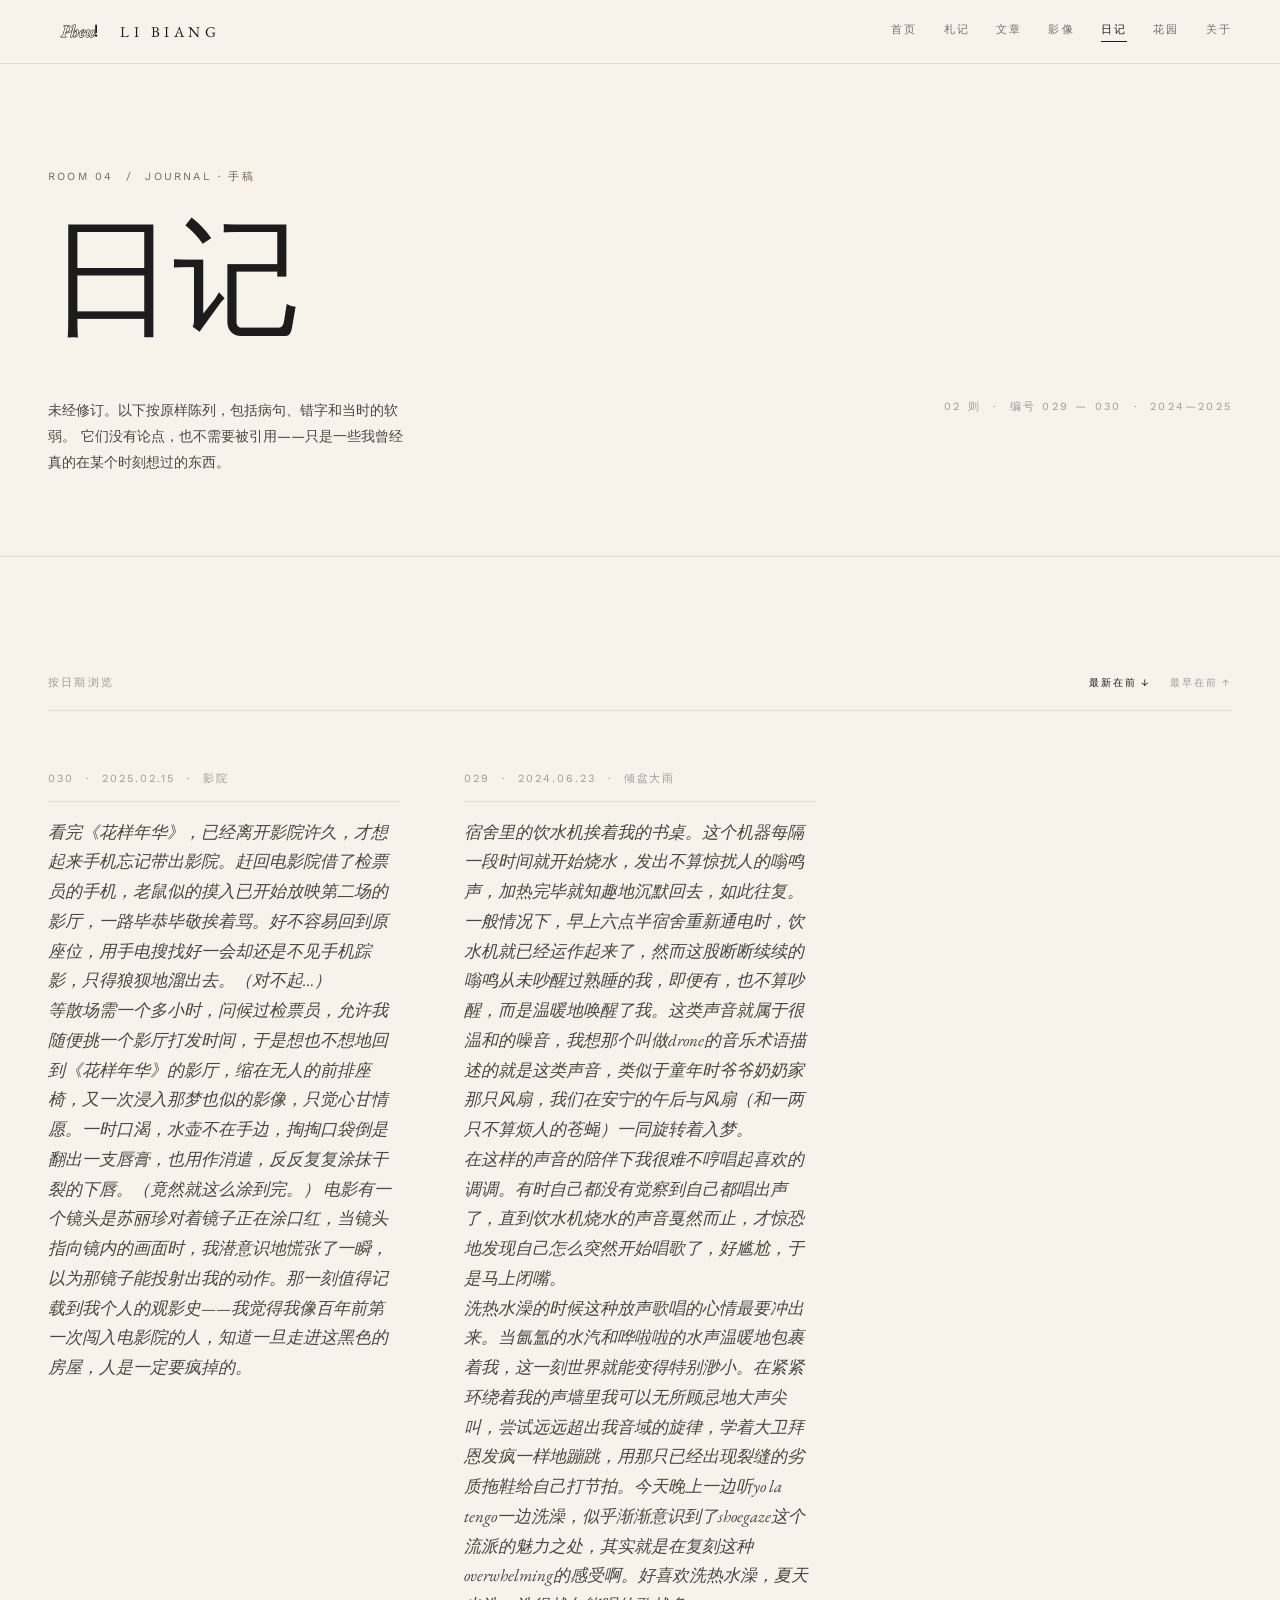
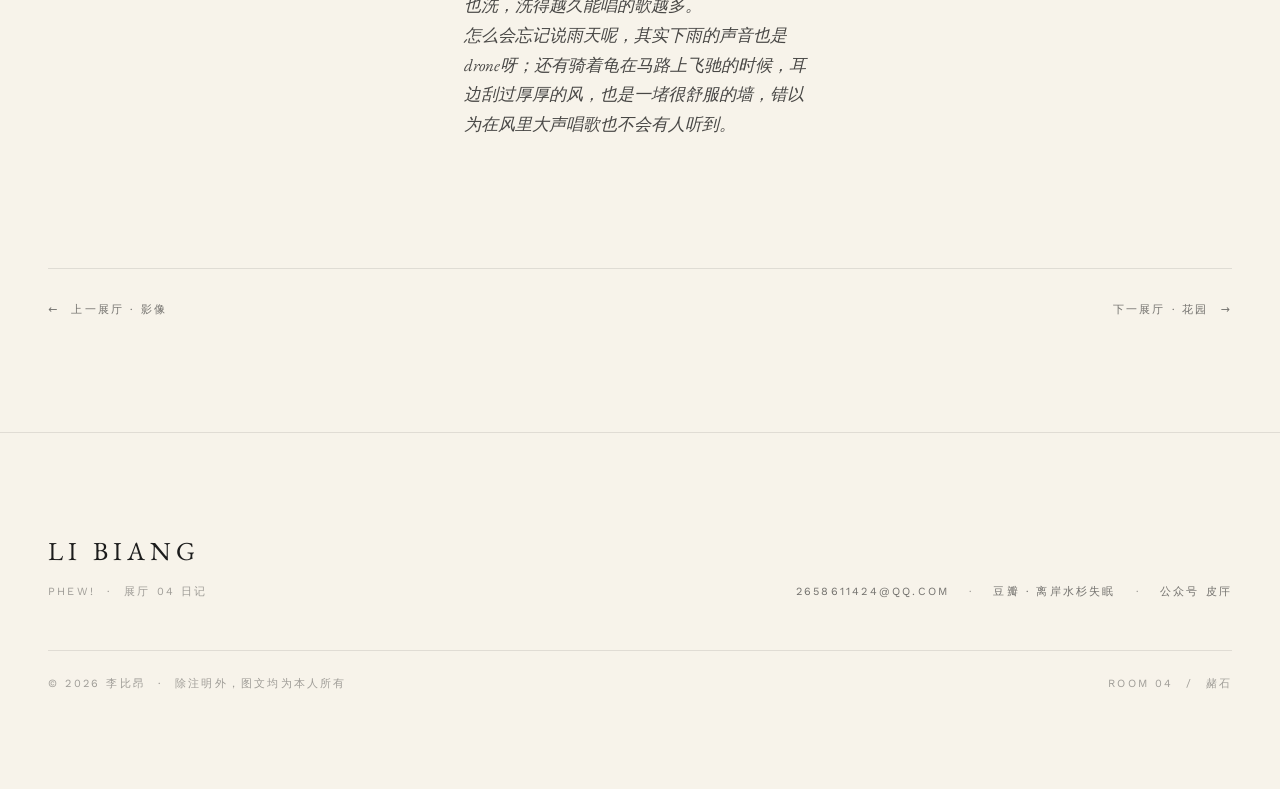
<file: journal.html>
<!DOCTYPE html>
<html lang="zh-CN">
<head>
<meta charset="UTF-8" />
<meta name="viewport" content="width=device-width, initial-scale=1.0" />
<title>日记 — Phew! · 李比昂</title>
<meta name="description" content="李比昂的日记手稿：未经修订，按原样陈列。可按日期升降序浏览。" />

<link rel="icon" type="image/svg+xml" href="assets/favicon.svg" />
<link rel="icon" type="image/png" sizes="32x32" href="assets/favicon-32.png" />
<link rel="apple-touch-icon" href="assets/favicon-180.png" />

<link rel="stylesheet" href="assets/style.css" />
</head>

<body class="page" style="--bg:#F7F3EA;--accent:#7A6350">

<header class="topbar">
  <div class="topbar__inner">
    <a href="index.html" class="brand group" aria-label="Phew — 返回首页">
      <svg class="phew brand__mark" viewBox="0 0 300 120" role="img" aria-label="Phew!">
        <g class="phew__word">
          <text class="phew__t phew__t--a" x="150" y="84" text-anchor="middle">Phew</text>
          <text class="phew__t phew__t--b" x="150" y="84" text-anchor="middle">Phew</text>
          <text class="phew__t phew__t--c" x="150" y="84" text-anchor="middle">Phew</text>
          <g class="phew__bang" transform="translate(236 22)">
            <rect x="0" y="0" width="9" height="44" rx="4.5"></rect>
            <circle cx="4.5" cy="56" r="6"></circle>
          </g>
        </g>
      </svg>
      <span class="brand__word hv-bold">LI BIANG</span>
    </a>

    <nav class="nav" aria-label="主导航">
      <a href="index.html" class="nav__link">首页</a>
      <a href="notes.html" class="nav__link">札记</a>
      <a href="essays.html" class="nav__link">文章</a>
      <a href="media.html" class="nav__link">影像</a>
      <a href="journal.html" class="nav__link is-current">日记</a>
      <a href="garden.html" class="nav__link">花园</a>
      <a href="about.html" class="nav__link">关于</a>
    </nav>

    <a href="index.html#index" class="nav__mini hover-underline">目录</a>
  </div>
</header>

<main>

  <section class="page-head">
    <div class="wrap">
      <p class="reveal eyebrow" style="margin-bottom:32px">Room 04 &nbsp;/&nbsp; Journal · 手稿</p>
      <h1 class="reveal display d-1">日记</h1>

      <div class="reveal page-head__foot">
        <div>
          <p class="lede" style="max-width:26em">
            未经修订。以下按原样陈列，包括病句、错字和当时的软弱。
            它们没有论点，也不需要被引用——只是一些我曾经
            真的在某个时刻想过的东西。
          </p>
        </div>
        <div class="page-head__count">
          <p class="meta">02 则 &nbsp;·&nbsp; 编号 029 — 030 &nbsp;·&nbsp; 2024—2025</p>
        </div>
      </div>
    </div>
  </section>

  <section class="section">
    <div class="wrap">

      <div class="journal-bar">
        <p class="meta">按日期浏览</p>
        <div>
          <button type="button" class="sortbtn is-on" data-sort="desc">最新在前 &#8595;</button>
          <button type="button" class="sortbtn" data-sort="asc">最早在前 &#8593;</button>
        </div>
      </div>

      <div class="diary-grid" id="journal">

        <article class="diary reveal" data-date="2024-06-23">
          <p class="diary__meta">029 &nbsp;·&nbsp; 2024.06.23 &nbsp;·&nbsp; 倾盆大雨</p>
          <p class="diary__text">
            宿舍里的饮水机挨着我的书桌。这个机器每隔一段时间就开始烧水，发出不算惊扰人的嗡鸣声，加热完毕就知趣地沉默回去，如此往复。一般情况下，早上六点半宿舍重新通电时，饮水机就已经运作起来了，然而这股断断续续的嗡鸣从未吵醒过熟睡的我，即便有，也不算吵醒，而是温暖地唤醒了我。这类声音就属于很温和的噪音，我想那个叫做drone的音乐术语描述的就是这类声音，类似于童年时爷爷奶奶家那只风扇，我们在安宁的午后与风扇（和一两只不算烦人的苍蝇）一同旋转着入梦。
          </p>
          <p class="diary__text">
            在这样的声音的陪伴下我很难不哼唱起喜欢的调调。有时自己都没有觉察到自己都唱出声了，直到饮水机烧水的声音戛然而止，才惊恐地发现自己怎么突然开始唱歌了，好尴尬，于是马上闭嘴。
          </p>
          <p class="diary__text">
            洗热水澡的时候这种放声歌唱的心情最要冲出来。当氤氲的水汽和哗啦啦的水声温暖地包裹着我，这一刻世界就能变得特别渺小。在紧紧环绕着我的声墙里我可以无所顾忌地大声尖叫，尝试远远超出我音域的旋律，学着大卫拜恩发疯一样地蹦跳，用那只已经出现裂缝的劣质拖鞋给自己打节拍。今天晚上一边听yo la tengo一边洗澡，似乎渐渐意识到了shoegaze这个流派的魅力之处，其实就是在复刻这种overwhelming的感受啊。好喜欢洗热水澡，夏天也洗，洗得越久能唱的歌越多。
          </p>
          <p class="diary__text">
            怎么会忘记说雨天呢，其实下雨的声音也是drone呀；还有骑着龟在马路上飞驰的时候，耳边刮过厚厚的风，也是一堵很舒服的墙，错以为在风里大声唱歌也不会有人听到。
          </p>
        </article>

        <article class="diary reveal" data-date="2025-02-15">
          <p class="diary__meta">030 &nbsp;·&nbsp; 2025.02.15 &nbsp;·&nbsp; 影院</p>
          <p class="diary__text">
            看完《花样年华》，已经离开影院许久，才想起来手机忘记带出影院。赶回电影院借了检票员的手机，老鼠似的摸入已开始放映第二场的影厅，一路毕恭毕敬挨着骂。好不容易回到原座位，用手电搜找好一会却还是不见手机踪影，只得狼狈地溜出去。（对不起…）
          </p>
          <p class="diary__text">
            等散场需一个多小时，问候过检票员，允许我随便挑一个影厅打发时间，于是想也不想地回到《花样年华》的影厅，缩在无人的前排座椅，又一次浸入那梦也似的影像，只觉心甘情愿。一时口渴，水壶不在手边，掏掏口袋倒是翻出一支唇膏，也用作消遣，反反复复涂抹干裂的下唇。（竟然就这么涂到完。） 电影有一个镜头是苏丽珍对着镜子正在涂口红，当镜头指向镜内的画面时，我潜意识地慌张了一瞬，以为那镜子能投射出我的动作。那一刻值得记载到我个人的观影史——我觉得我像百年前第一次闯入电影院的人，知道一旦走进这黑色的房屋，人是一定要疯掉的。
          </p>
        </article>

      </div>

      <div class="pager reveal">
        <a href="media.html" class="pager__link group">
          <span class="pager__arrow pager__arrow--left" aria-hidden="true">&#8592;</span>
          <span class="hv-bold">上一展厅 · 影像</span>
        </a>
        <a href="garden.html" class="pager__link group">
          <span class="hv-bold">下一展厅 · 花园</span>
          <span class="pager__arrow pager__arrow--right" aria-hidden="true">&#8594;</span>
        </a>
      </div>

    </div>
  </section>

</main>

<footer class="footer">
  <div class="wrap">
    <div class="reveal footer__row">
      <div>
        <p class="footer__brand">LI BIANG</p>
        <p class="meta">Phew! &nbsp;·&nbsp; 展厅 04 日记</p>
      </div>
      <ul class="footer__links">
        <li><a href="mailto:2658611424@qq.com" class="hover-underline">2658611424@qq.com</a></li>
        <li aria-hidden="true">·</li>
        <li><a href="https://www.douban.com/people/243018927/?_i=0959890mT0b6KV" target="_blank" rel="noopener" class="hover-underline">豆瓣 · 离岸水杉失眠</a></li>
        <li aria-hidden="true">·</li>
        <li><a href="https://mp.weixin.qq.com/s/dGD1uBeyI69ul-qxwAacgg" target="_blank" rel="noopener" class="hover-underline">公众号 皮厈</a></li>
      </ul>
    </div>
    <div class="footer__fine">
      <p class="meta">&copy; 2026 李比昂 &nbsp;·&nbsp; 除注明外，图文均为本人所有</p>
      <p class="meta">Room 04 &nbsp;/&nbsp; 赭石</p>
    </div>
  </div>
</footer>

<script src="assets/site.js"></script>
<script src="assets/journal.js"></script>
<script src="assets/magnet.js"></script>
</body>
</html>
</file>
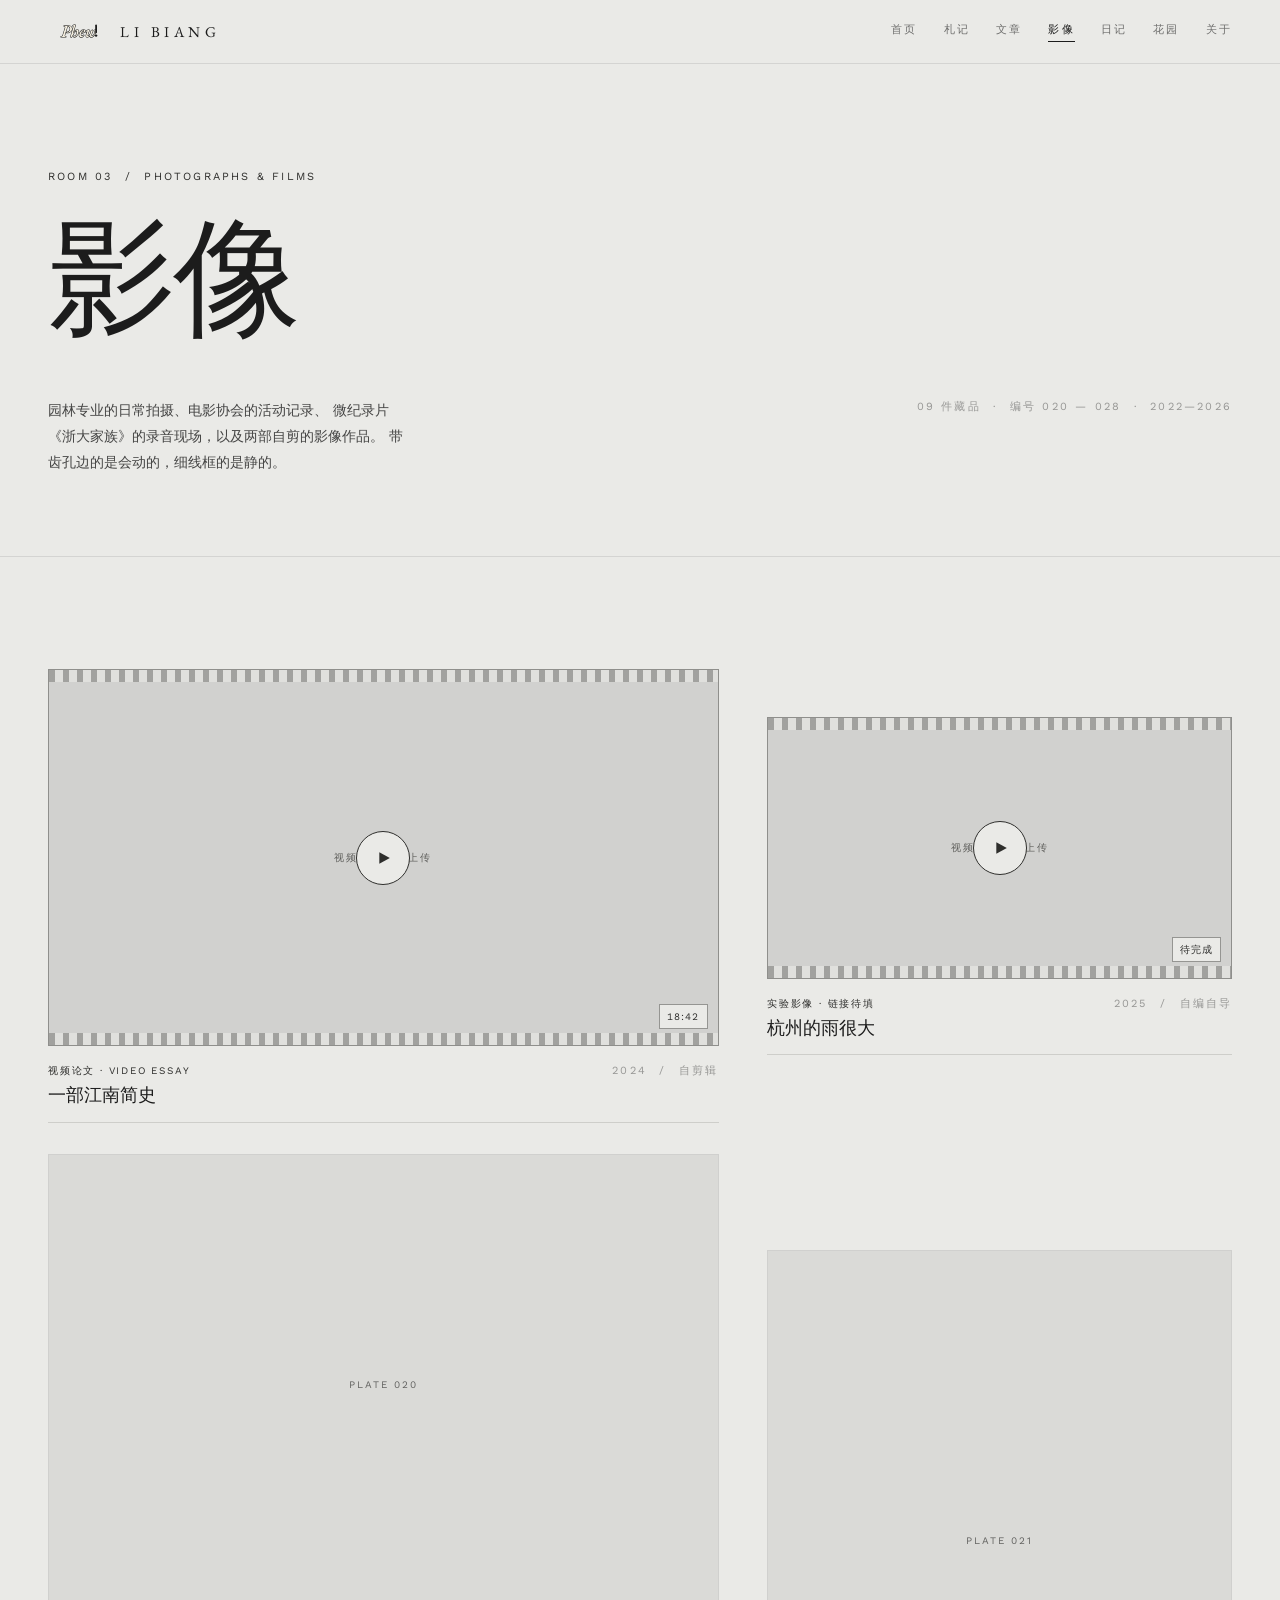
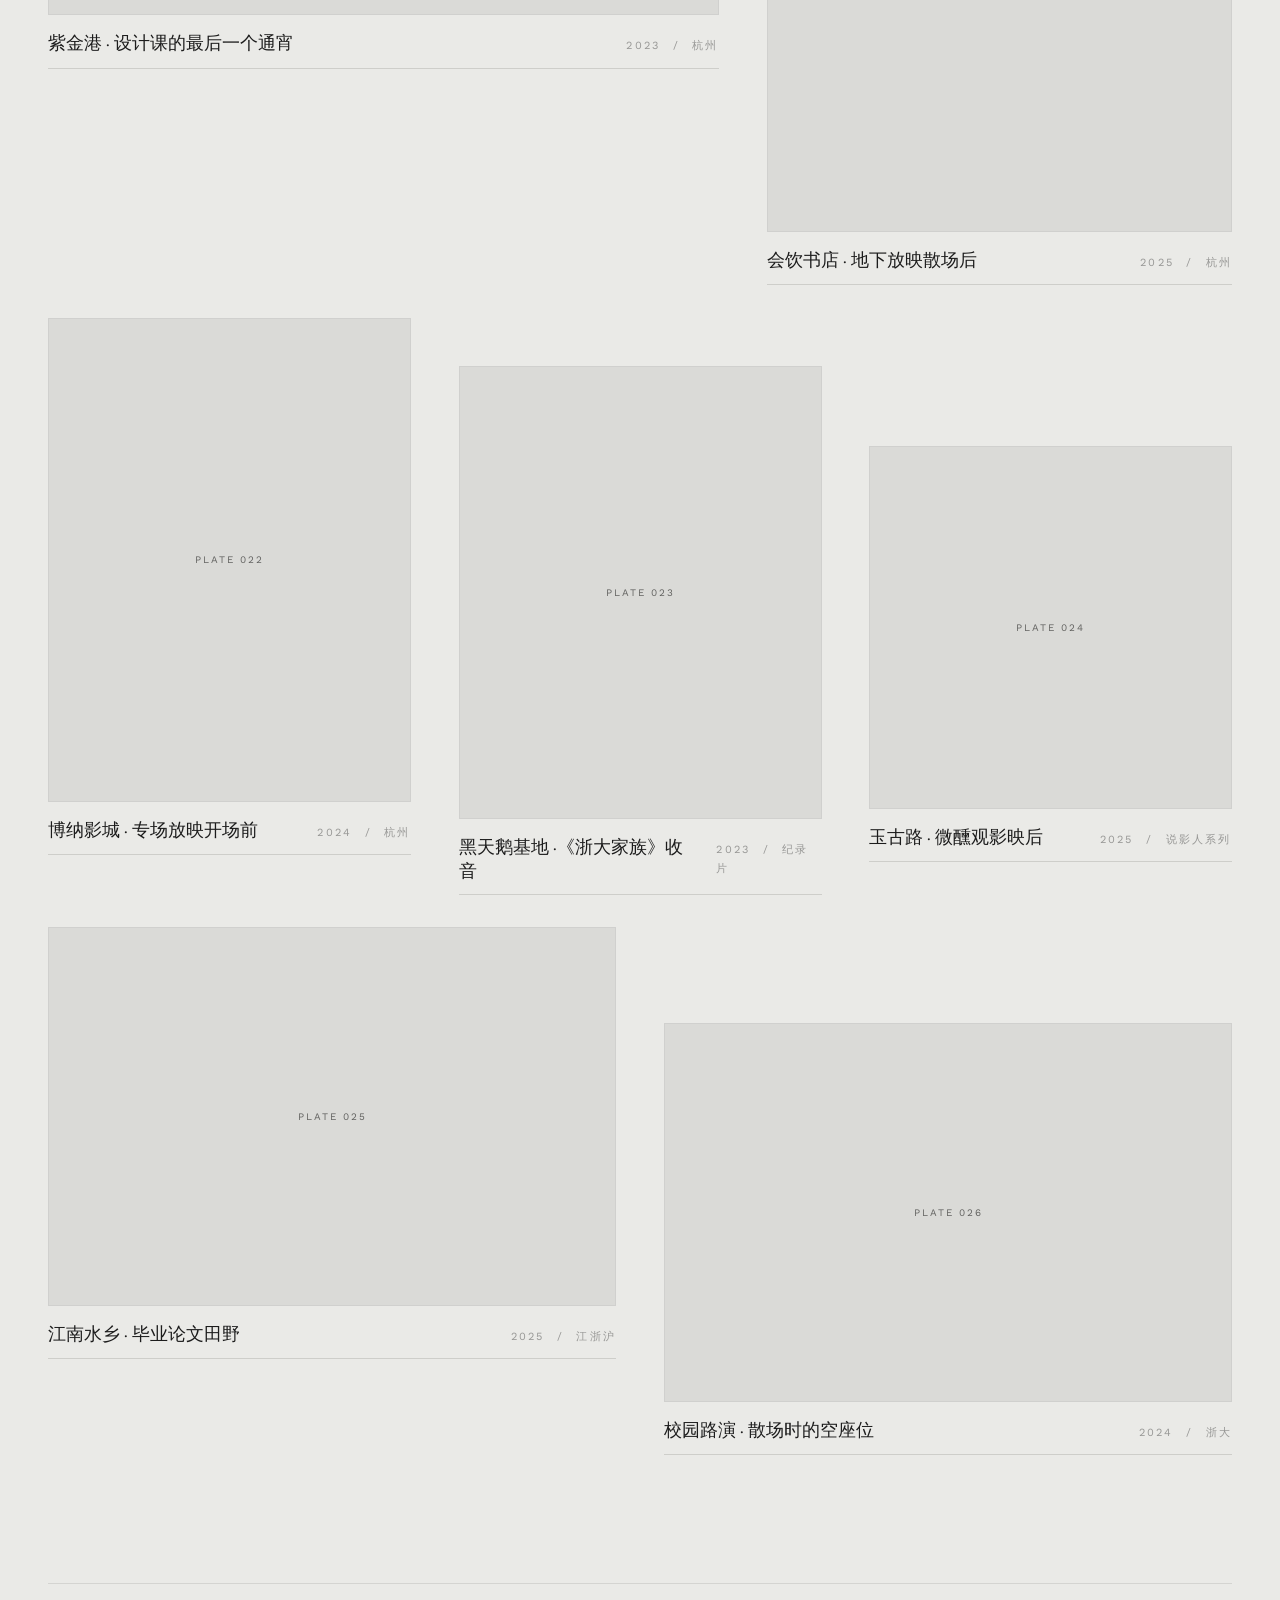
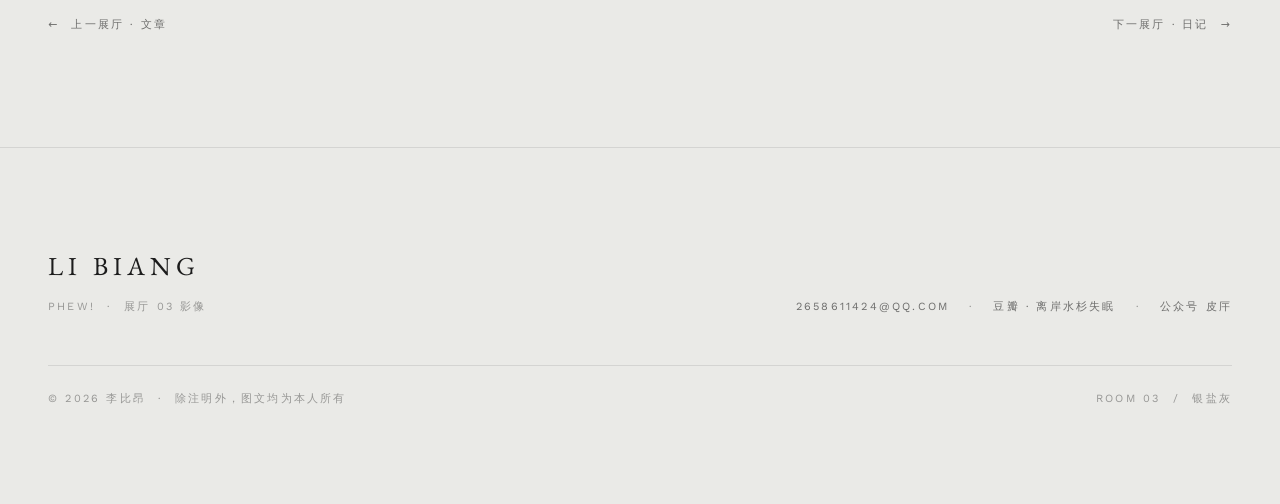
<file: media.html>
<!DOCTYPE html>
<html lang="zh-CN">
<head>
<meta charset="UTF-8" />
<meta name="viewport" content="width=device-width, initial-scale=1.0" />
<title>影像 — Phew! · 李比昂</title>
<meta name="description" content="李比昂的影像档案：园林专业的日常拍摄、活动记录，以及两部视频作品。" />

<link rel="icon" type="image/svg+xml" href="assets/favicon.svg" />
<link rel="icon" type="image/png" sizes="32x32" href="assets/favicon-32.png" />
<link rel="apple-touch-icon" href="assets/favicon-180.png" />

<link rel="stylesheet" href="assets/style.css" />
</head>

<body class="page" style="--bg:#EAEAE7;--accent:#2E2E2C">

<header class="topbar">
  <div class="topbar__inner">
    <a href="index.html" class="brand group" aria-label="Phew — 返回首页">
      <svg class="phew brand__mark" viewBox="0 0 300 120" role="img" aria-label="Phew!">
        <g class="phew__word">
          <text class="phew__t phew__t--a" x="150" y="84" text-anchor="middle">Phew</text>
          <text class="phew__t phew__t--b" x="150" y="84" text-anchor="middle">Phew</text>
          <text class="phew__t phew__t--c" x="150" y="84" text-anchor="middle">Phew</text>
          <g class="phew__bang" transform="translate(236 22)">
            <rect x="0" y="0" width="9" height="44" rx="4.5"></rect>
            <circle cx="4.5" cy="56" r="6"></circle>
          </g>
        </g>
      </svg>
      <span class="brand__word hv-bold">LI BIANG</span>
    </a>

    <nav class="nav" aria-label="主导航">
      <a href="index.html" class="nav__link">首页</a>
      <a href="notes.html" class="nav__link">札记</a>
      <a href="essays.html" class="nav__link">文章</a>
      <a href="media.html" class="nav__link is-current">影像</a>
      <a href="journal.html" class="nav__link">日记</a>
      <a href="garden.html" class="nav__link">花园</a>
      <a href="about.html" class="nav__link">关于</a>
    </nav>

    <a href="index.html#index" class="nav__mini hover-underline">目录</a>
  </div>
</header>

<main>

  <section class="page-head">
    <div class="wrap">
      <p class="reveal eyebrow" style="margin-bottom:32px">Room 03 &nbsp;/&nbsp; Photographs &amp; Films</p>
      <h1 class="reveal display d-1">影像</h1>

      <div class="reveal page-head__foot">
        <div>
          <p class="lede" style="max-width:26em">
            园林专业的日常拍摄、电影协会的活动记录、
            微纪录片《浙大家族》的录音现场，以及两部自剪的影像作品。
            带齿孔边的是会动的，细线框的是静的。
          </p>
        </div>
        <div class="page-head__count">
          <p class="meta">09 件藏品 &nbsp;·&nbsp; 编号 020 — 028 &nbsp;·&nbsp; 2022—2026</p>
        </div>
      </div>
    </div>
  </section>

  <section class="section">
    <div class="wrap">

      <div class="media-grid">

        <!-- ══ 视频 027 ══ -->
        <!-- TODO: 上传后把 href="#" 换成哔哩哔哩视频页链接 -->
        <a href="#" class="media media--video media--7 group reveal">
          <div class="media__frame" style="aspect-ratio:16/9">
            <div class="plate" style="height:100%"><span class="plate__label">视频封面 · 待上传</span></div>
            <span class="media__play" aria-hidden="true">
              <svg viewBox="0 0 12 12"><polygon points="2,1 11,6 2,11"></polygon></svg>
            </span>
            <span class="media__dur">18:42</span>
          </div>
          <div class="media__cap">
            <span>
              <span class="media__kind">视频论文 · Video Essay</span>
              <span class="media__title hv-bold">一部江南简史</span>
            </span>
            <span class="meta">2024 &nbsp;/&nbsp; 自剪辑</span>
          </div>
        </a>

        <!-- ══ 视频 028 ══ -->
        <!-- TODO: 上传后把 href="#" 换成哔哩哔哩视频页链接 -->
        <a href="#" class="media media--video media--5 group reveal drop-1">
          <div class="media__frame" style="aspect-ratio:16/9">
            <div class="plate" style="height:100%"><span class="plate__label">视频封面 · 待上传</span></div>
            <span class="media__play" aria-hidden="true">
              <svg viewBox="0 0 12 12"><polygon points="2,1 11,6 2,11"></polygon></svg>
            </span>
            <span class="media__dur">待完成</span>
          </div>
          <div class="media__cap">
            <span>
              <span class="media__kind">实验影像 · 链接待填</span>
              <span class="media__title hv-bold">杭州的雨很大</span>
            </span>
            <span class="meta">2025 &nbsp;/&nbsp; 自编自导</span>
          </div>
        </a>

        <!-- ══ 照片 020 ══ -->
        <figure class="media media--7 group reveal">
          <div class="media__frame" style="aspect-ratio:16/11">
            <div class="plate" style="height:100%"><span class="plate__label">Plate 020</span></div>
          </div>
          <figcaption class="media__cap">
            <span class="media__title hv-bold">紫金港 · 设计课的最后一个通宵</span>
            <span class="meta">2023 &nbsp;/&nbsp; 杭州</span>
          </figcaption>
        </figure>

        <!-- ══ 照片 021 ══ -->
        <figure class="media media--5 group reveal drop-2">
          <div class="media__frame" style="aspect-ratio:4/5">
            <div class="plate" style="height:100%"><span class="plate__label">Plate 021</span></div>
          </div>
          <figcaption class="media__cap">
            <span class="media__title hv-bold">会饮书店 · 地下放映散场后</span>
            <span class="meta">2025 &nbsp;/&nbsp; 杭州</span>
          </figcaption>
        </figure>

        <!-- ══ 照片 022 ══ -->
        <figure class="media media--4 group reveal">
          <div class="media__frame" style="aspect-ratio:3/4">
            <div class="plate" style="height:100%"><span class="plate__label">Plate 022</span></div>
          </div>
          <figcaption class="media__cap">
            <span class="media__title hv-bold">博纳影城 · 专场放映开场前</span>
            <span class="meta">2024 &nbsp;/&nbsp; 杭州</span>
          </figcaption>
        </figure>

        <!-- ══ 照片 023 ══ -->
        <figure class="media media--4 group reveal drop-1">
          <div class="media__frame" style="aspect-ratio:4/5">
            <div class="plate" style="height:100%"><span class="plate__label">Plate 023</span></div>
          </div>
          <figcaption class="media__cap">
            <span class="media__title hv-bold">黑天鹅基地 ·《浙大家族》收音</span>
            <span class="meta">2023 &nbsp;/&nbsp; 纪录片</span>
          </figcaption>
        </figure>

        <!-- ══ 照片 024 ══ -->
        <figure class="media media--4 group reveal drop-3">
          <div class="media__frame" style="aspect-ratio:1/1">
            <div class="plate" style="height:100%"><span class="plate__label">Plate 024</span></div>
          </div>
          <figcaption class="media__cap">
            <span class="media__title hv-bold">玉古路 · 微醺观影映后</span>
            <span class="meta">2025 &nbsp;/&nbsp; 说影人系列</span>
          </figcaption>
        </figure>

        <!-- ══ 照片 025 ══ -->
        <figure class="media media--6 group reveal">
          <div class="media__frame" style="aspect-ratio:3/2">
            <div class="plate" style="height:100%"><span class="plate__label">Plate 025</span></div>
          </div>
          <figcaption class="media__cap">
            <span class="media__title hv-bold">江南水乡 · 毕业论文田野</span>
            <span class="meta">2025 &nbsp;/&nbsp; 江浙沪</span>
          </figcaption>
        </figure>

        <!-- ══ 照片 026 ══ -->
        <figure class="media media--6 group reveal drop-2">
          <div class="media__frame" style="aspect-ratio:3/2">
            <div class="plate" style="height:100%"><span class="plate__label">Plate 026</span></div>
          </div>
          <figcaption class="media__cap">
            <span class="media__title hv-bold">校园路演 · 散场时的空座位</span>
            <span class="meta">2024 &nbsp;/&nbsp; 浙大</span>
          </figcaption>
        </figure>

      </div>

      <div class="pager reveal">
        <a href="essays.html" class="pager__link group">
          <span class="pager__arrow pager__arrow--left" aria-hidden="true">&#8592;</span>
          <span class="hv-bold">上一展厅 · 文章</span>
        </a>
        <a href="journal.html" class="pager__link group">
          <span class="hv-bold">下一展厅 · 日记</span>
          <span class="pager__arrow pager__arrow--right" aria-hidden="true">&#8594;</span>
        </a>
      </div>

    </div>
  </section>

</main>

<footer class="footer">
  <div class="wrap">
    <div class="reveal footer__row">
      <div>
        <p class="footer__brand">LI BIANG</p>
        <p class="meta">Phew! &nbsp;·&nbsp; 展厅 03 影像</p>
      </div>
      <ul class="footer__links">
        <li><a href="mailto:2658611424@qq.com" class="hover-underline">2658611424@qq.com</a></li>
        <li aria-hidden="true">·</li>
        <li><a href="https://www.douban.com/people/243018927/?_i=0959890mT0b6KV" target="_blank" rel="noopener" class="hover-underline">豆瓣 · 离岸水杉失眠</a></li>
        <li aria-hidden="true">·</li>
        <li><a href="https://mp.weixin.qq.com/s/dGD1uBeyI69ul-qxwAacgg" target="_blank" rel="noopener" class="hover-underline">公众号 皮厈</a></li>
      </ul>
    </div>
    <div class="footer__fine">
      <p class="meta">&copy; 2026 李比昂 &nbsp;·&nbsp; 除注明外，图文均为本人所有</p>
      <p class="meta">Room 03 &nbsp;/&nbsp; 银盐灰</p>
    </div>
  </div>
</footer>

<script src="assets/site.js"></script>
<script src="assets/magnet.js"></script>
</body>
</html>
</file>
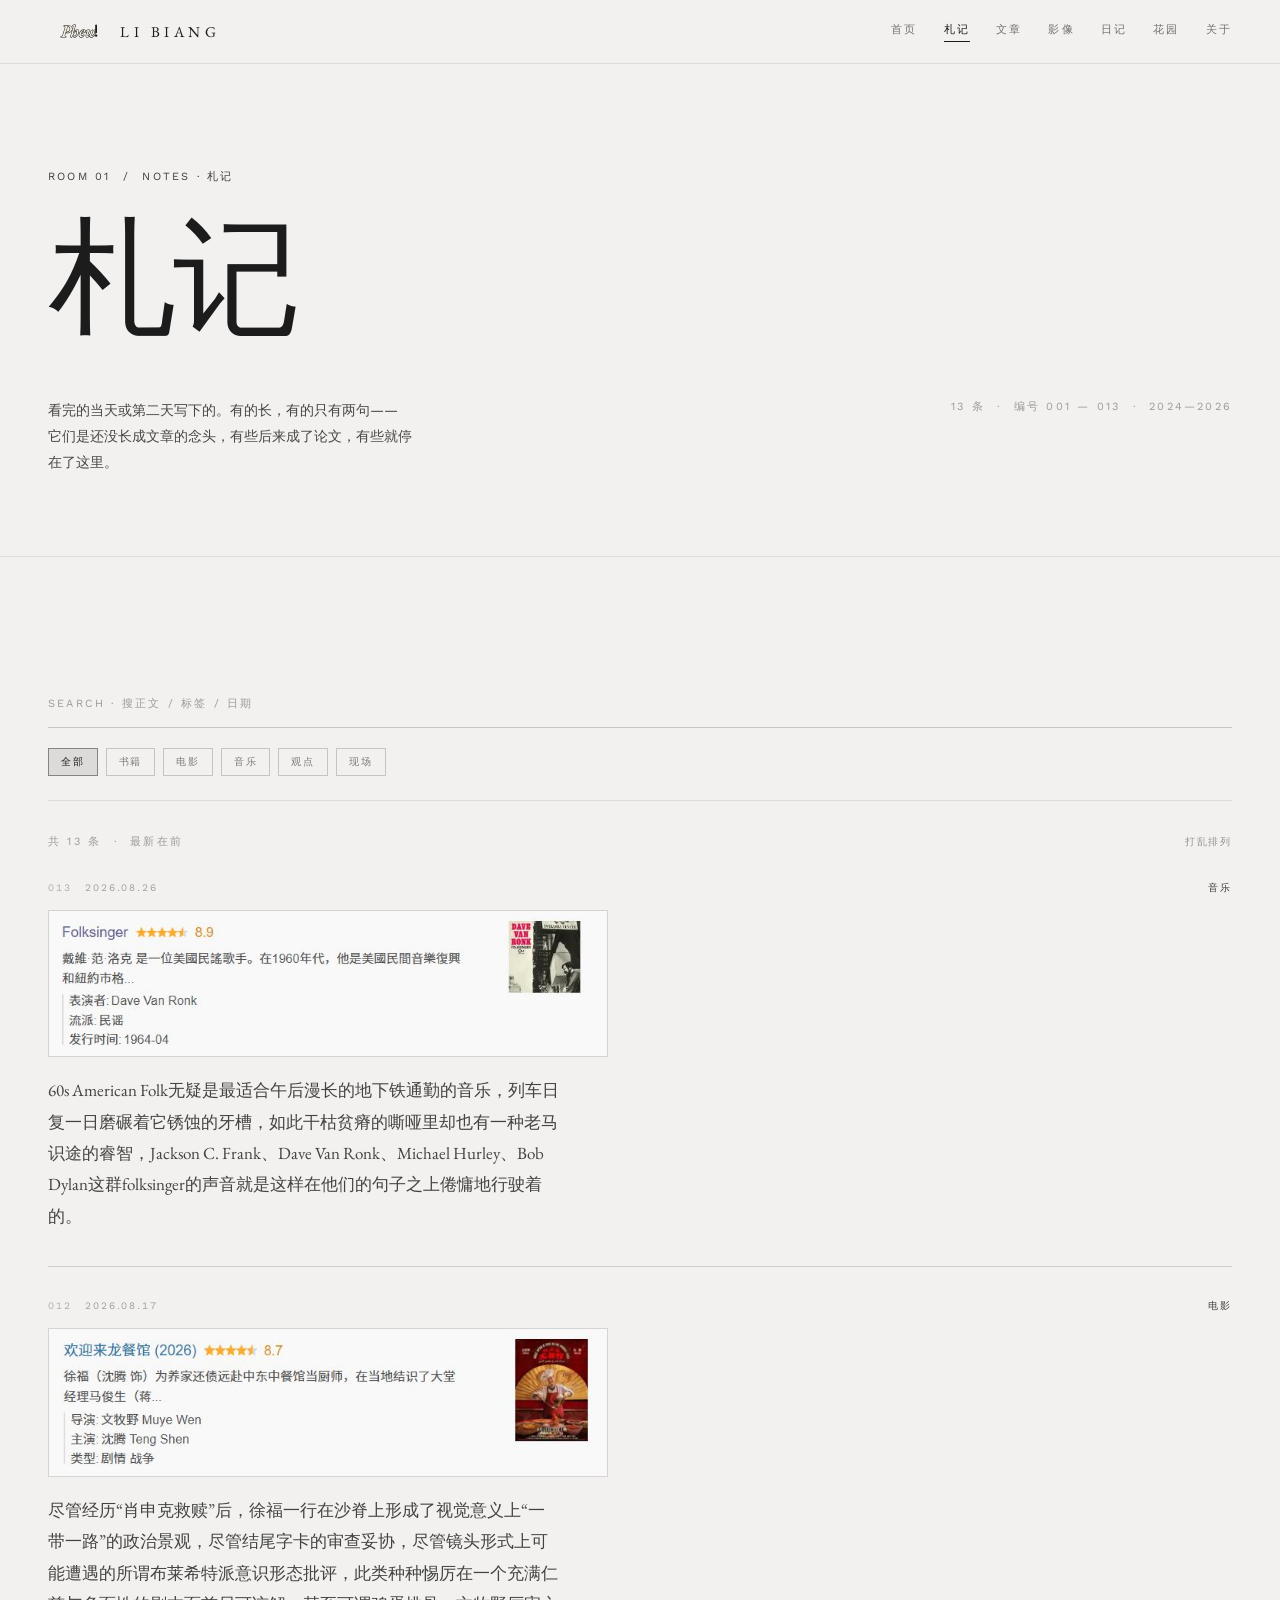
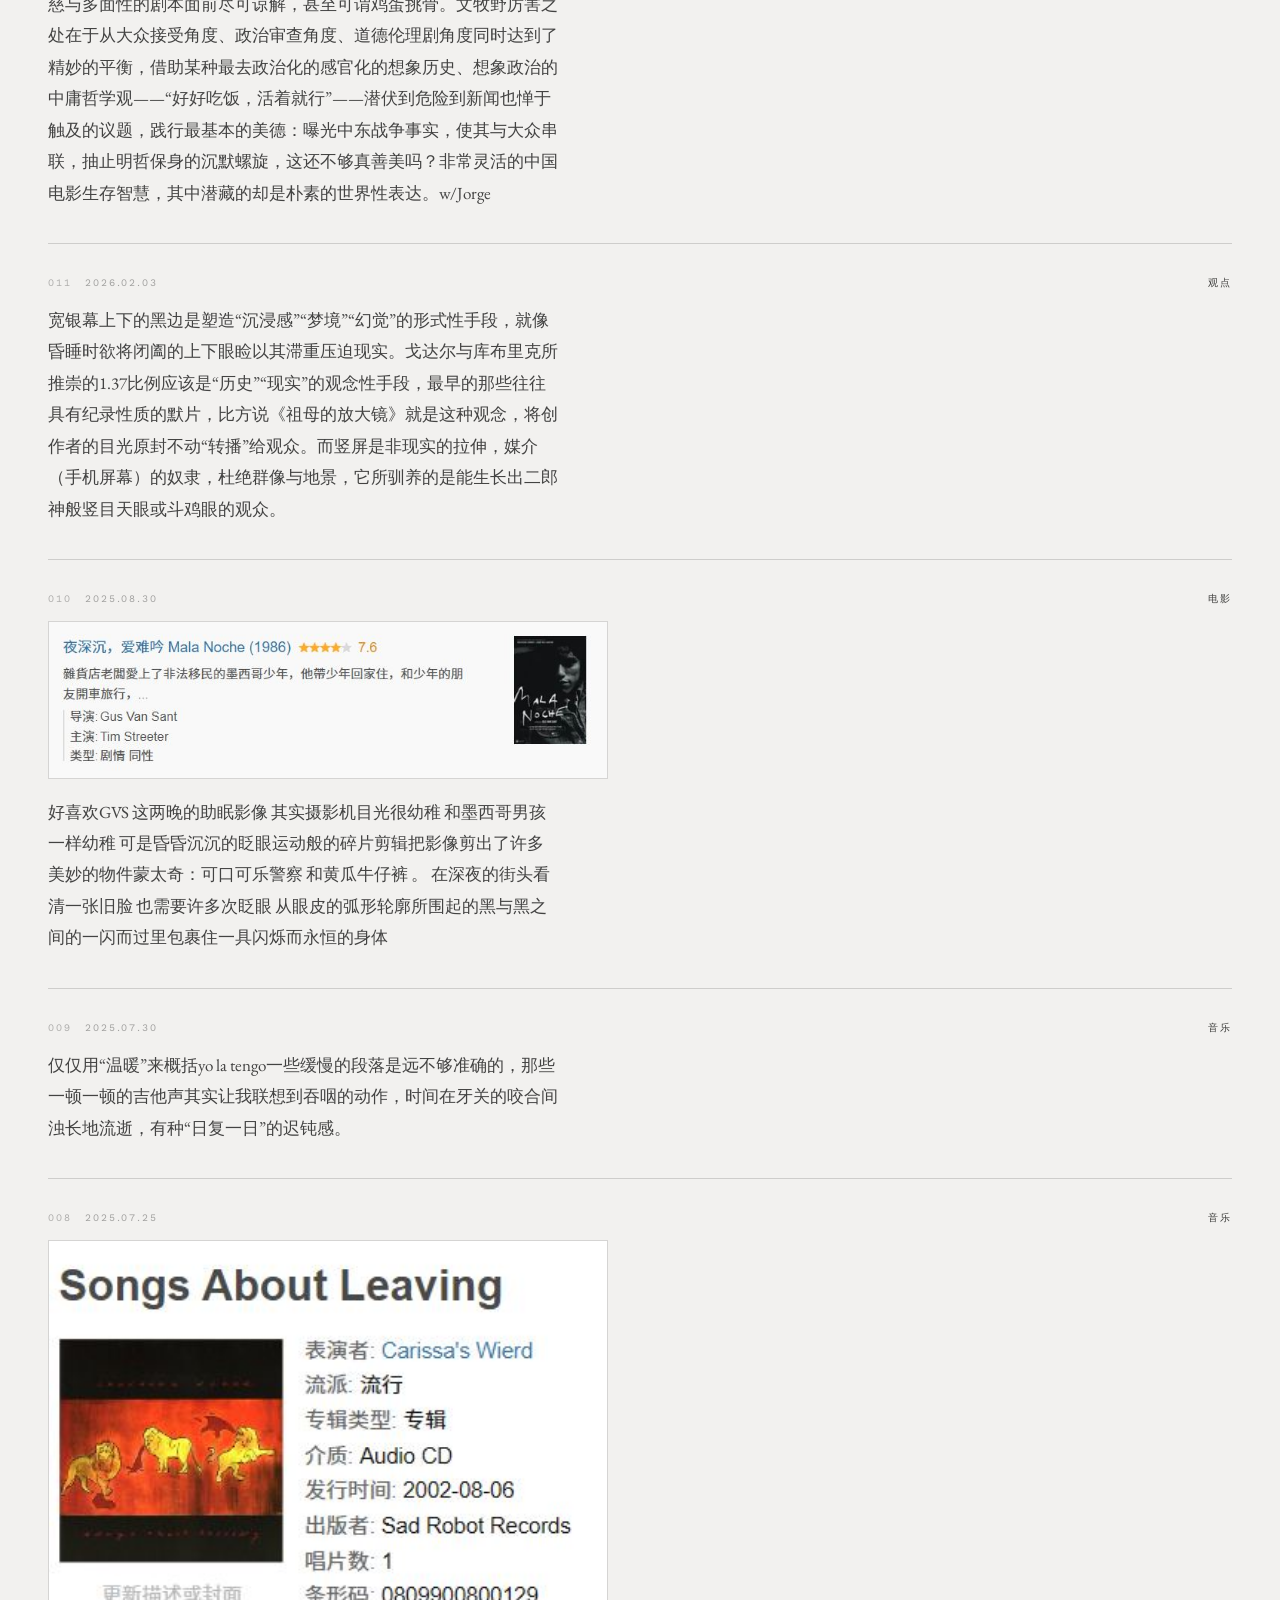
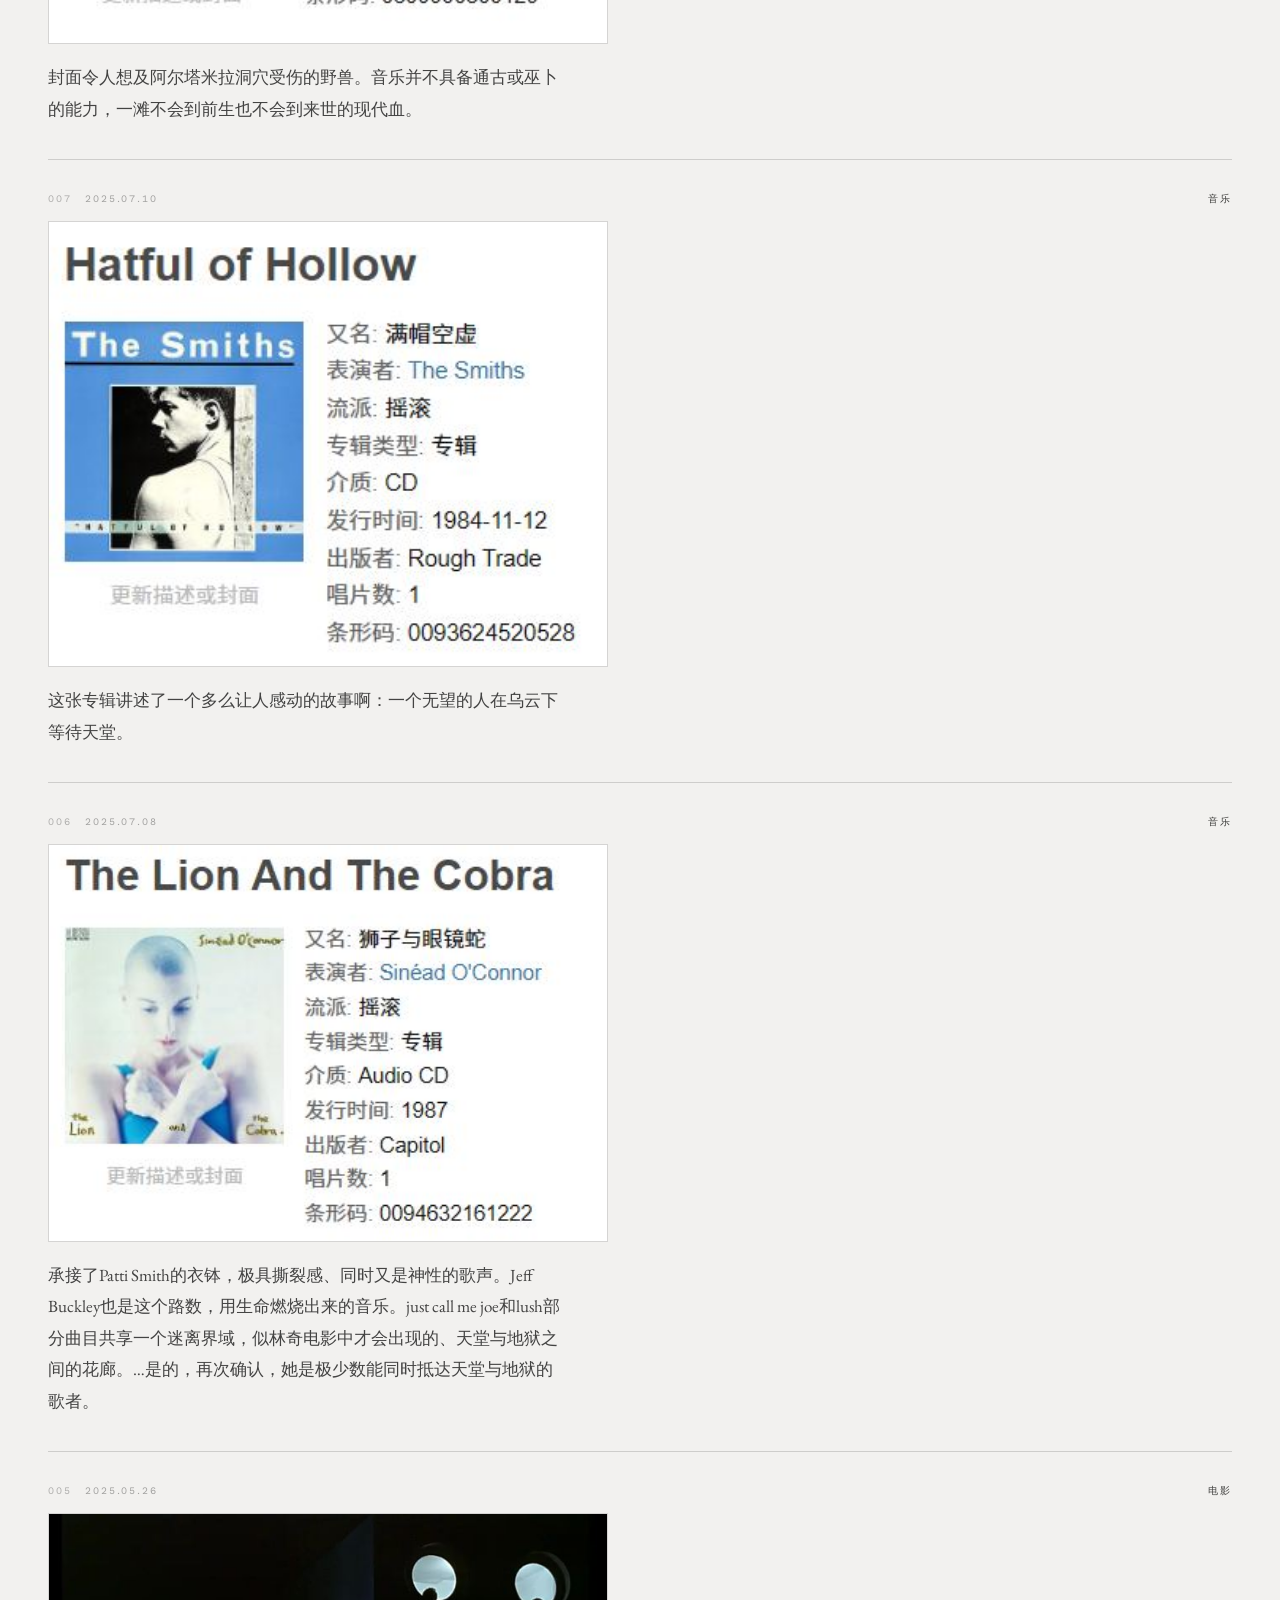
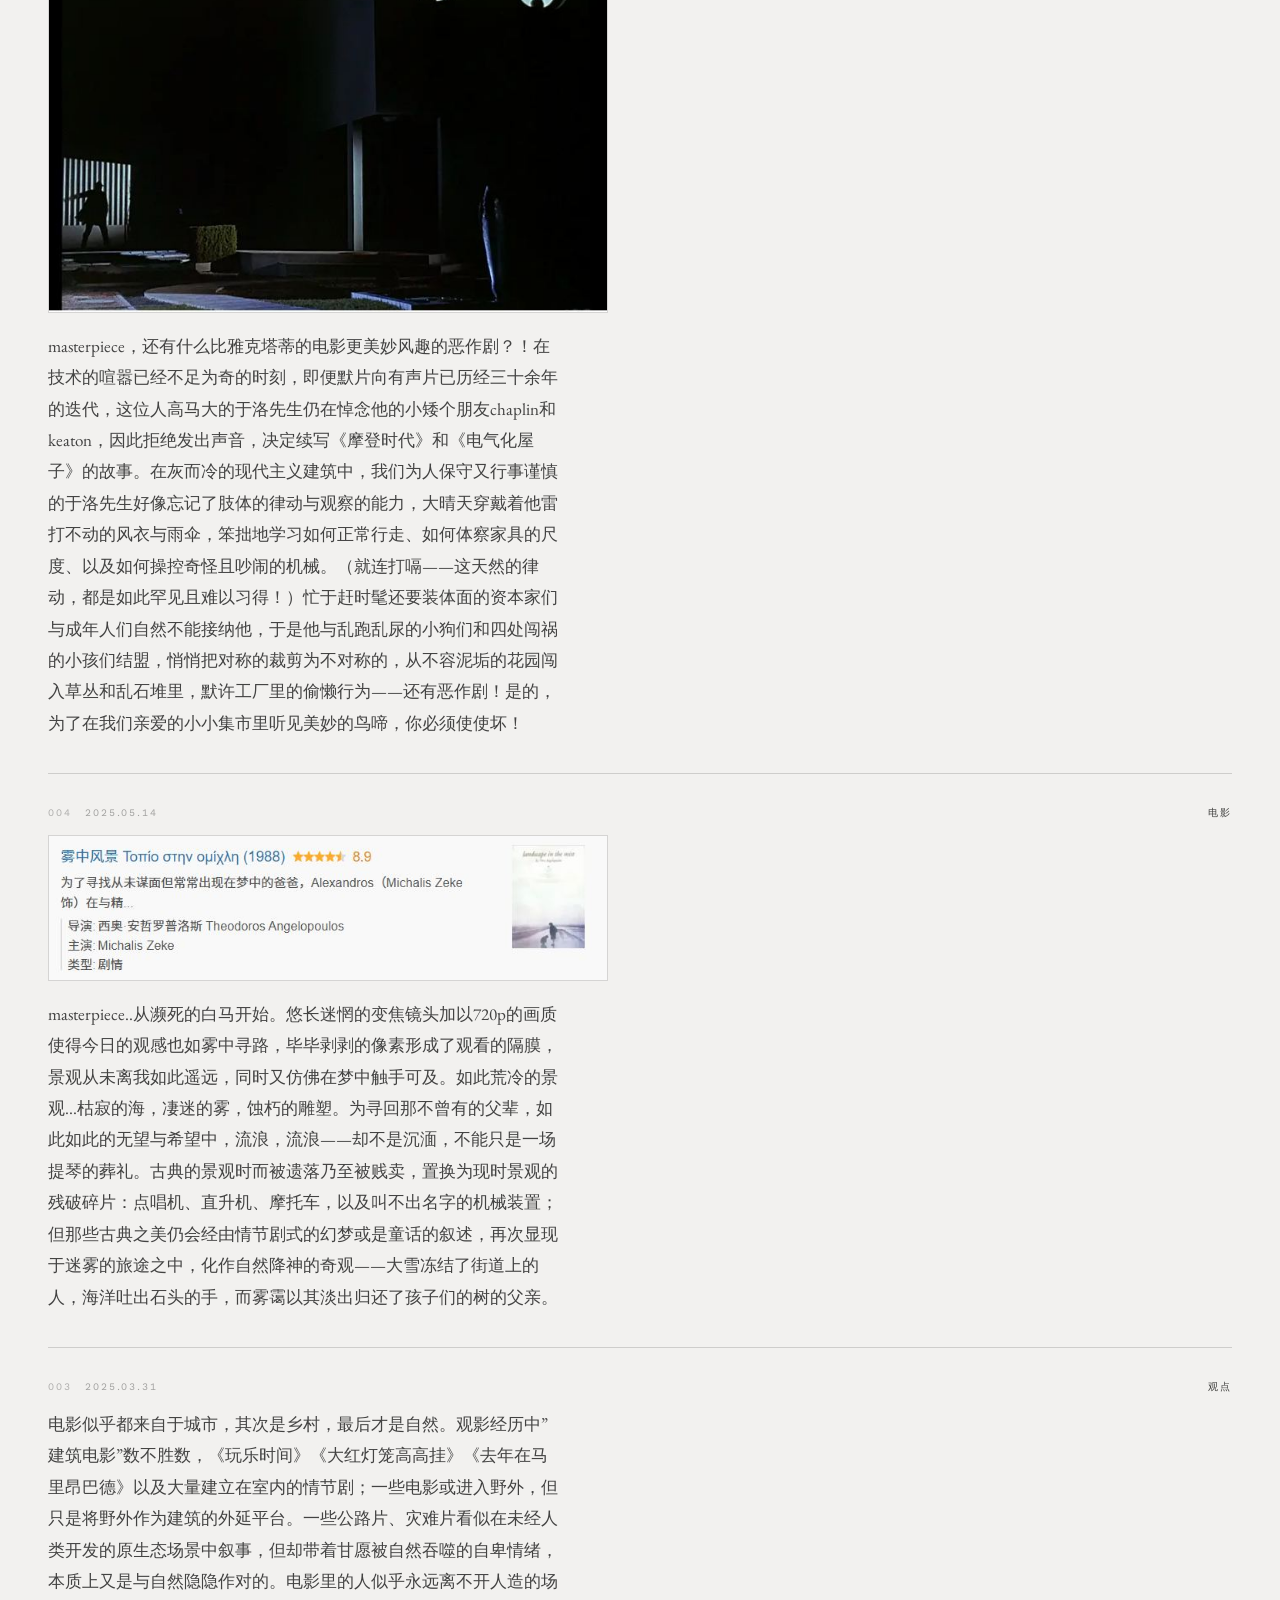
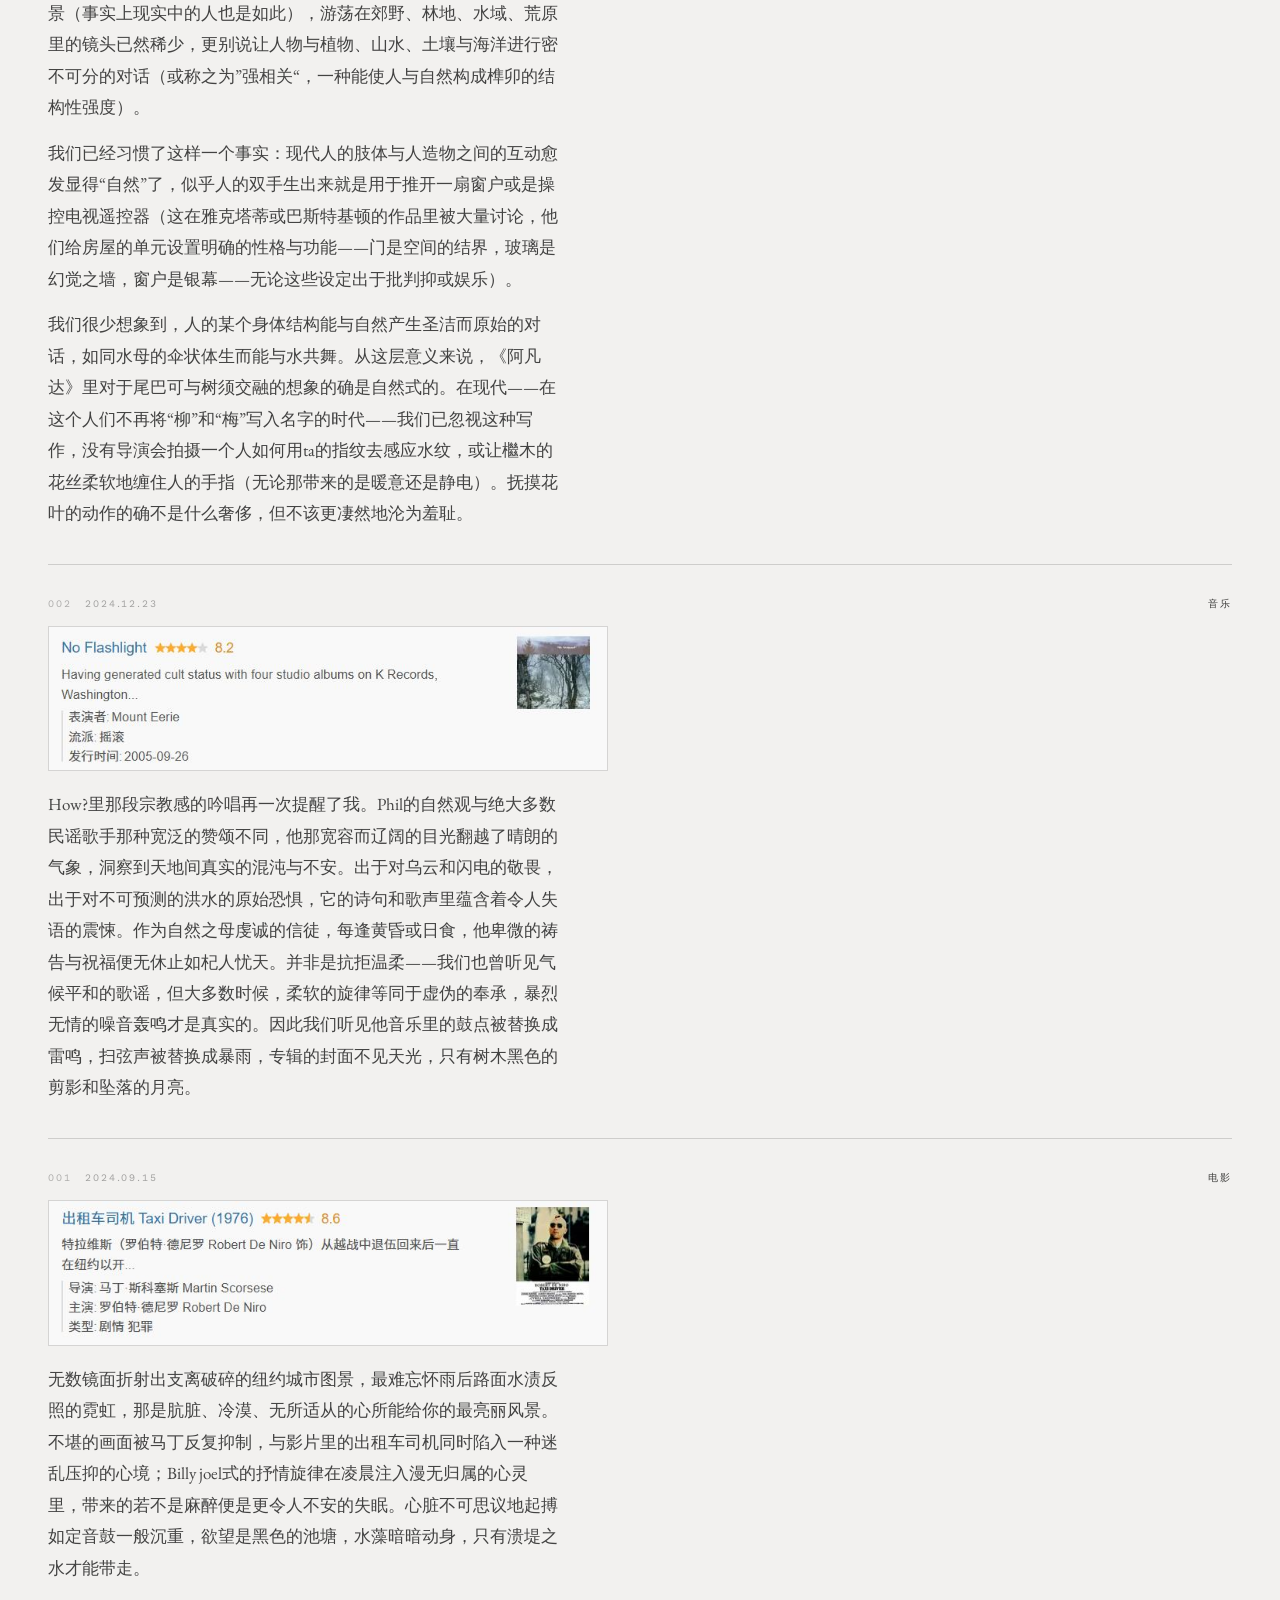
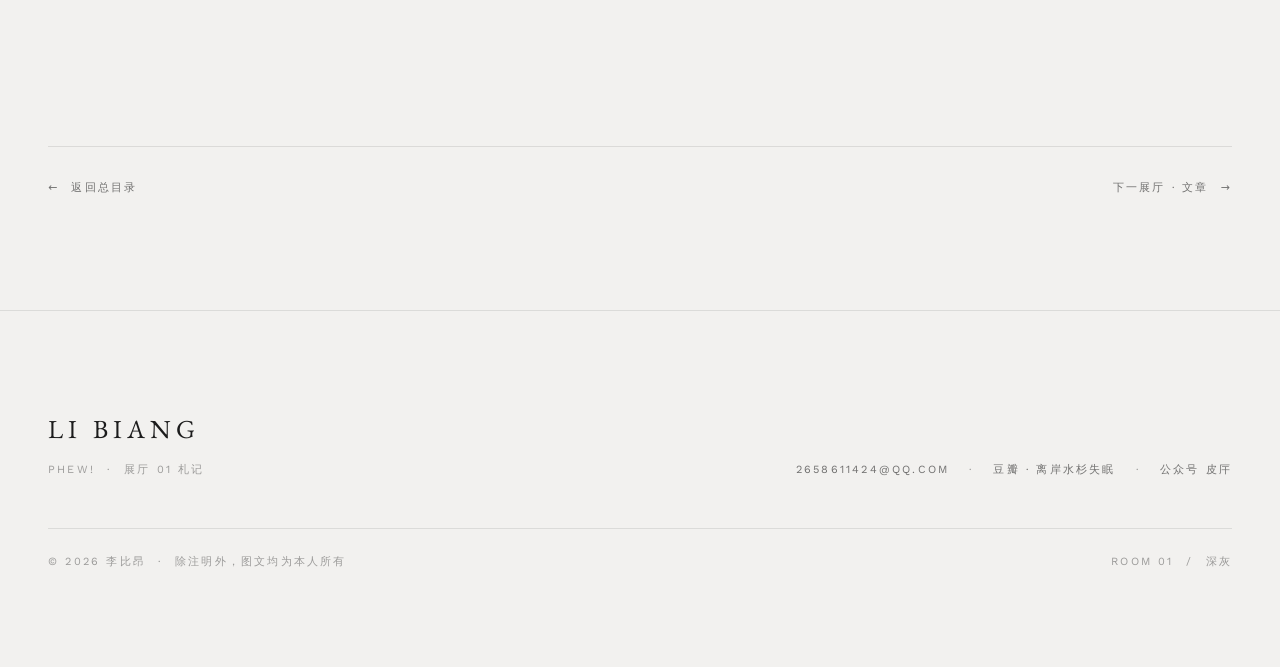
<file: notes.html>
<!DOCTYPE html>
<html lang="zh-CN">
<head>
<meta charset="UTF-8" />
<meta name="viewport" content="width=device-width, initial-scale=1.0" />
<title>札记 — Phew! · 李比昂</title>
<meta name="description" content="李比昂的札记：书籍、电影、音乐、观点与现场。随手写下的短评与长文，可搜索。" />

<link rel="icon" type="image/svg+xml" href="assets/favicon.svg" />
<link rel="icon" type="image/png" sizes="32x32" href="assets/favicon-32.png" />
<link rel="apple-touch-icon" href="assets/favicon-180.png" />

<link rel="stylesheet" href="assets/style.css" />
</head>

<body class="page" style="--bg:#F2F1EF;--accent:#3F3F3D">

<header class="topbar">
  <div class="topbar__inner">
    <a href="index.html" class="brand group" aria-label="Phew — 返回首页">
      <svg class="phew brand__mark" viewBox="0 0 300 120" role="img" aria-label="Phew!">
        <g class="phew__word">
          <text class="phew__t phew__t--a" x="150" y="84" text-anchor="middle">Phew</text>
          <text class="phew__t phew__t--b" x="150" y="84" text-anchor="middle">Phew</text>
          <text class="phew__t phew__t--c" x="150" y="84" text-anchor="middle">Phew</text>
          <g class="phew__bang" transform="translate(236 22)">
            <rect x="0" y="0" width="9" height="44" rx="4.5"></rect>
            <circle cx="4.5" cy="56" r="6"></circle>
          </g>
        </g>
      </svg>
      <span class="brand__word hv-bold">LI BIANG</span>
    </a>

    <nav class="nav" aria-label="主导航">
      <a href="index.html" class="nav__link">首页</a>
      <a href="notes.html" class="nav__link is-current">札记</a>
      <a href="essays.html" class="nav__link">文章</a>
      <a href="media.html" class="nav__link">影像</a>
      <a href="journal.html" class="nav__link">日记</a>
      <a href="garden.html" class="nav__link">花园</a>
      <a href="about.html" class="nav__link">关于</a>
    </nav>

    <a href="index.html#index" class="nav__mini hover-underline">目录</a>
  </div>
</header>

<main>

  <section class="page-head">
    <div class="wrap">
      <p class="reveal eyebrow" style="margin-bottom:32px">Room 01 &nbsp;/&nbsp; Notes · 札记</p>
      <h1 class="reveal display d-1">札记</h1>

      <div class="reveal page-head__foot">
        <div>
          <p class="lede" style="max-width:26em">
            看完的当天或第二天写下的。有的长，有的只有两句——
            它们是还没长成文章的念头，有些后来成了论文，有些就停在了这里。
          </p>
        </div>
        <div class="page-head__count">
          <p class="meta">13 条 &nbsp;·&nbsp; 编号 001 — 013 &nbsp;·&nbsp; 2024—2026</p>
        </div>
      </div>
    </div>
  </section>

  <section class="section">
    <div class="wrap">

      <!-- ══ 搜索与筛选 ══ -->
      <div class="notes-toolbar">
        <div class="notes-search">
          <input id="note-q" type="search" placeholder=" " autocomplete="off" aria-label="搜索札记" />
          <label for="note-q">Search · 搜正文 / 标签 / 日期</label>
        </div>
        <div class="chips notes-chips" role="group" aria-label="按标签筛选">
          <button type="button" class="chip is-on" data-tag="">全部</button>
          <button type="button" class="chip" data-tag="书籍">书籍</button>
          <button type="button" class="chip" data-tag="电影">电影</button>
          <button type="button" class="chip" data-tag="音乐">音乐</button>
          <button type="button" class="chip" data-tag="观点">观点</button>
          <button type="button" class="chip" data-tag="现场">现场</button>
        </div>
      </div>

      <div class="notes-bar">
        <p class="meta">共 <span id="note-n">13</span> 条 &nbsp;·&nbsp; 最新在前</p>
        <button type="button" id="note-order" class="notes-lock" aria-pressed="false" title="当前：最新在前">打乱排列</button>
      </div>

      <!-- ══ 札记 ══ -->
      <div class="notes" id="notes">

        <!-- 001 -->
        <article class="note" data-tags="电影" data-date="2024-09-15">
          <header class="note__head">
            <span class="note__no">001</span>
            <time class="note__date" datetime="2024-09-15">2024.09.15</time>
            <span class="note__tag">电影</span>
          </header>
          <figure class="note__media">
            <img src="assets/img/n03.jpg" alt="2024.09.15 札记配图" width="719" height="186" loading="lazy" decoding="async" />
          </figure>
          <p class="note__body">无数镜面折射出支离破碎的纽约城市图景，最难忘怀雨后路面水渍反照的霓虹，那是肮脏、冷漠、无所适从的心所能给你的最亮丽风景。不堪的画面被马丁反复抑制，与影片里的出租车司机同时陷入一种迷乱压抑的心境；Billy joel式的抒情旋律在凌晨注入漫无归属的心灵里，带来的若不是麻醉便是更令人不安的失眠。心脏不可思议地起搏如定音鼓一般沉重，欲望是黑色的池塘，水藻暗暗动身，只有溃堤之水才能带走。</p>
        </article>

        <!-- 002 -->
        <article class="note" data-tags="音乐" data-date="2024-12-23">
          <header class="note__head">
            <span class="note__no">002</span>
            <time class="note__date" datetime="2024-12-23">2024.12.23</time>
            <span class="note__tag">音乐</span>
          </header>
          <figure class="note__media">
            <img src="assets/img/n07.jpg" alt="2024.12.23 札记配图" width="718" height="185" loading="lazy" decoding="async" />
          </figure>
          <p class="note__body">How?里那段宗教感的吟唱再一次提醒了我。Phil的自然观与绝大多数民谣歌手那种宽泛的赞颂不同，他那宽容而辽阔的目光翻越了晴朗的气象，洞察到天地间真实的混沌与不安。出于对乌云和闪电的敬畏，出于对不可预测的洪水的原始恐惧，它的诗句和歌声里蕴含着令人失语的震悚。作为自然之母虔诚的信徒，每逢黄昏或日食，他卑微的祷告与祝福便无休止如杞人忧天。并非是抗拒温柔——我们也曾听见气候平和的歌谣，但大多数时候，柔软的旋律等同于虚伪的奉承，暴烈无情的噪音轰鸣才是真实的。因此我们听见他音乐里的鼓点被替换成雷鸣，扫弦声被替换成暴雨，专辑的封面不见天光，只有树木黑色的剪影和坠落的月亮。</p>
        </article>

        <!-- 003 -->
        <article class="note" data-tags="观点" data-date="2025-03-31">
          <header class="note__head">
            <span class="note__no">003</span>
            <time class="note__date" datetime="2025-03-31">2025.03.31</time>
            <span class="note__tag">观点</span>
          </header>
          <p class="note__body">电影似乎都来自于城市，其次是乡村，最后才是自然。观影经历中”建筑电影”数不胜数，《玩乐时间》《大红灯笼高高挂》《去年在马里昂巴德》以及大量建立在室内的情节剧；一些电影或进入野外，但只是将野外作为建筑的外延平台。一些公路片、灾难片看似在未经人类开发的原生态场景中叙事，但却带着甘愿被自然吞噬的自卑情绪，本质上又是与自然隐隐作对的。电影里的人似乎永远离不开人造的场景（事实上现实中的人也是如此），游荡在郊野、林地、水域、荒原里的镜头已然稀少，更别说让人物与植物、山水、土壤与海洋进行密不可分的对话（或称之为”强相关“，一种能使人与自然构成榫卯的结构性强度）。</p>
          <p class="note__body">我们已经习惯了这样一个事实：现代人的肢体与人造物之间的互动愈发显得“自然”了，似乎人的双手生出来就是用于推开一扇窗户或是操控电视遥控器（这在雅克塔蒂或巴斯特基顿的作品里被大量讨论，他们给房屋的单元设置明确的性格与功能——门是空间的结界，玻璃是幻觉之墙，窗户是银幕——无论这些设定出于批判抑或娱乐）。</p>
          <p class="note__body">我们很少想象到，人的某个身体结构能与自然产生圣洁而原始的对话，如同水母的伞状体生而能与水共舞。从这层意义来说，《阿凡达》里对于尾巴可与树须交融的想象的确是自然式的。在现代——在这个人们不再将“柳”和“梅”写入名字的时代——我们已忽视这种写作，没有导演会拍摄一个人如何用ta的指纹去感应水纹，或让檵木的花丝柔软地缠住人的手指（无论那带来的是暖意还是静电）。抚摸花叶的动作的确不是什么奢侈，但不该更凄然地沦为羞耻。</p>
        </article>

        <!-- 004 -->
        <article class="note" data-tags="电影" data-date="2025-05-14">
          <header class="note__head">
            <span class="note__no">004</span>
            <time class="note__date" datetime="2025-05-14">2025.05.14</time>
            <span class="note__tag">电影</span>
          </header>
          <figure class="note__media">
            <img src="assets/img/n04.jpg" alt="2025.05.14 札记配图" width="724" height="186" loading="lazy" decoding="async" />
          </figure>
          <p class="note__body">masterpiece..从濒死的白马开始。悠长迷惘的变焦镜头加以720p的画质使得今日的观感也如雾中寻路，毕毕剥剥的像素形成了观看的隔膜，景观从未离我如此遥远，同时又仿佛在梦中触手可及。如此荒冷的景观...枯寂的海，凄迷的雾，蚀朽的雕塑。为寻回那不曾有的父辈，如此如此的无望与希望中，流浪，流浪——却不是沉湎，不能只是一场提琴的葬礼。古典的景观时而被遗落乃至被贱卖，置换为现时景观的残破碎片：点唱机、直升机、摩托车，以及叫不出名字的机械装置；但那些古典之美仍会经由情节剧式的幻梦或是童话的叙述，再次显现于迷雾的旅途之中，化作自然降神的奇观——大雪冻结了街道上的人，海洋吐出石头的手，而雾霭以其淡出归还了孩子们的树的父亲。</p>
        </article>

        <!-- 005 -->
        <article class="note" data-tags="电影" data-date="2025-05-26">
          <header class="note__head">
            <span class="note__no">005</span>
            <time class="note__date" datetime="2025-05-26">2025.05.26</time>
            <span class="note__tag">电影</span>
          </header>
          <figure class="note__media">
            <img src="assets/img/n05.jpg" alt="2025.05.26 札记配图" width="668" height="476" loading="lazy" decoding="async" />
          </figure>
          <p class="note__body">masterpiece，还有什么比雅克塔蒂的电影更美妙风趣的恶作剧？！在技术的喧嚣已经不足为奇的时刻，即便默片向有声片已历经三十余年的迭代，这位人高马大的于洛先生仍在悼念他的小矮个朋友chaplin和keaton，因此拒绝发出声音，决定续写《摩登时代》和《电气化屋子》的故事。在灰而冷的现代主义建筑中，我们为人保守又行事谨慎的于洛先生好像忘记了肢体的律动与观察的能力，大晴天穿戴着他雷打不动的风衣与雨伞，笨拙地学习如何正常行走、如何体察家具的尺度、以及如何操控奇怪且吵闹的机械。（就连打嗝——这天然的律动，都是如此罕见且难以习得！）忙于赶时髦还要装体面的资本家们与成年人们自然不能接纳他，于是他与乱跑乱尿的小狗们和四处闯祸的小孩们结盟，悄悄把对称的裁剪为不对称的，从不容泥垢的花园闯入草丛和乱石堆里，默许工厂里的偷懒行为——还有恶作剧！是的，为了在我们亲爱的小小集市里听见美妙的鸟啼，你必须使使坏！</p>
        </article>

        <!-- 006 -->
        <article class="note" data-tags="音乐" data-date="2025-07-08">
          <header class="note__head">
            <span class="note__no">006</span>
            <time class="note__date" datetime="2025-07-08">2025.07.08</time>
            <span class="note__tag">音乐</span>
          </header>
          <figure class="note__media">
            <img src="assets/img/n09.jpg" alt="2025.07.08 札记配图" width="385" height="273" loading="lazy" decoding="async" />
          </figure>
          <p class="note__body">承接了Patti Smith的衣钵，极具撕裂感、同时又是神性的歌声。Jeff Buckley也是这个路数，用生命燃烧出来的音乐。just call me joe和lush部分曲目共享一个迷离界域，似林奇电影中才会出现的、天堂与地狱之间的花廊。…是的，再次确认，她是极少数能同时抵达天堂与地狱的歌者。</p>
        </article>

        <!-- 007 -->
        <article class="note" data-tags="音乐" data-date="2025-07-10">
          <header class="note__head">
            <span class="note__no">007</span>
            <time class="note__date" datetime="2025-07-10">2025.07.10</time>
            <span class="note__tag">音乐</span>
          </header>
          <figure class="note__media">
            <img src="assets/img/n10.jpg" alt="2025.07.10 札记配图" width="353" height="281" loading="lazy" decoding="async" />
          </figure>
          <p class="note__body">这张专辑讲述了一个多么让人感动的故事啊：一个无望的人在乌云下等待天堂。</p>
        </article>

        <!-- 008 -->
        <article class="note" data-tags="音乐" data-date="2025-07-25">
          <header class="note__head">
            <span class="note__no">008</span>
            <time class="note__date" datetime="2025-07-25">2025.07.25</time>
            <span class="note__tag">音乐</span>
          </header>
          <figure class="note__media">
            <img src="assets/img/n08.jpg" alt="2025.07.25 札记配图" width="376" height="271" loading="lazy" decoding="async" />
          </figure>
          <p class="note__body">封面令人想及阿尔塔米拉洞穴受伤的野兽。音乐并不具备通古或巫卜的能力，一滩不会到前生也不会到来世的现代血。</p>
        </article>

        <!-- 009 -->
        <article class="note" data-tags="音乐" data-date="2025-07-30">
          <header class="note__head">
            <span class="note__no">009</span>
            <time class="note__date" datetime="2025-07-30">2025.07.30</time>
            <span class="note__tag">音乐</span>
          </header>
          <p class="note__body">仅仅用“温暖”来概括yo la tengo一些缓慢的段落是远不够准确的，那些一顿一顿的吉他声其实让我联想到吞咽的动作，时间在牙关的咬合间浊长地流逝，有种“日复一日”的迟钝感。</p>
        </article>

        <!-- 010 -->
        <article class="note" data-tags="电影" data-date="2025-08-30">
          <header class="note__head">
            <span class="note__no">010</span>
            <time class="note__date" datetime="2025-08-30">2025.08.30</time>
            <span class="note__tag">电影</span>
          </header>
          <figure class="note__media">
            <img src="assets/img/n06.jpg" alt="2025.08.30 札记配图" width="725" height="202" loading="lazy" decoding="async" />
          </figure>
          <p class="note__body">好喜欢GVS 这两晚的助眠影像 其实摄影机目光很幼稚 和墨西哥男孩一样幼稚 可是昏昏沉沉的眨眼运动般的碎片剪辑把影像剪出了许多美妙的物件蒙太奇：可口可乐警察 和黄瓜牛仔裤 。 在深夜的街头看清一张旧脸 也需要许多次眨眼 从眼皮的弧形轮廓所围起的黑与黑之间的一闪而过里包裹住一具闪烁而永恒的身体</p>
        </article>

        <!-- 011 -->
        <article class="note" data-tags="观点" data-date="2026-02-03">
          <header class="note__head">
            <span class="note__no">011</span>
            <time class="note__date" datetime="2026-02-03">2026.02.03</time>
            <span class="note__tag">观点</span>
          </header>
          <p class="note__body">宽银幕上下的黑边是塑造“沉浸感”“梦境”“幻觉”的形式性手段，就像昏睡时欲将闭阖的上下眼睑以其滞重压迫现实。戈达尔与库布里克所推崇的1.37比例应该是“历史”“现实”的观念性手段，最早的那些往往具有纪录性质的默片，比方说《祖母的放大镜》就是这种观念，将创作者的目光原封不动“转播”给观众。而竖屏是非现实的拉伸，媒介（手机屏幕）的奴隶，杜绝群像与地景，它所驯养的是能生长出二郎神般竖目天眼或斗鸡眼的观众。</p>
        </article>

        <!-- 012 -->
        <article class="note" data-tags="电影" data-date="2026-08-17">
          <header class="note__head">
            <span class="note__no">012</span>
            <time class="note__date" datetime="2026-08-17">2026.08.17</time>
            <span class="note__tag">电影</span>
          </header>
          <figure class="note__media">
            <img src="assets/img/n02.jpg" alt="2026.08.17 札记配图" width="724" height="190" loading="lazy" decoding="async" />
          </figure>
          <p class="note__body">尽管经历“肖申克救赎”后，徐福一行在沙脊上形成了视觉意义上“一带一路”的政治景观，尽管结尾字卡的审查妥协，尽管镜头形式上可能遭遇的所谓布莱希特派意识形态批评，此类种种惕厉在一个充满仁慈与多面性的剧本面前尽可谅解，甚至可谓鸡蛋挑骨。文牧野厉害之处在于从大众接受角度、政治审查角度、道德伦理剧角度同时达到了精妙的平衡，借助某种最去政治化的感官化的想象历史、想象政治的中庸哲学观——“好好吃饭，活着就行”——潜伏到危险到新闻也惮于触及的议题，践行最基本的美德：曝光中东战争事实，使其与大众串联，抽止明哲保身的沉默螺旋，这还不够真善美吗？非常灵活的中国电影生存智慧，其中潜藏的却是朴素的世界性表达。w/Jorge</p>
        </article>

        <!-- 013 -->
        <article class="note" data-tags="音乐" data-date="2026-08-26">
          <header class="note__head">
            <span class="note__no">013</span>
            <time class="note__date" datetime="2026-08-26">2026.08.26</time>
            <span class="note__tag">音乐</span>
          </header>
          <figure class="note__media">
            <img src="assets/img/n01.jpg" alt="2026.08.26 札记配图" width="732" height="190" loading="lazy" decoding="async" />
          </figure>
          <p class="note__body">60s American Folk无疑是最适合午后漫长的地下铁通勤的音乐，列车日复一日磨碾着它锈蚀的牙槽，如此干枯贫瘠的嘶哑里却也有一种老马识途的睿智，Jackson C. Frank、Dave Van Ronk、Michael Hurley、Bob Dylan这群folksinger的声音就是这样在他们的句子之上倦慵地行驶着的。</p>
        </article>

      </div>

      <p id="notes-empty" class="notes-empty" hidden>没有匹配的札记。换个词试试——或者清空搜索框。</p>

      <!-- ══ 上下展厅 ══ -->
      <div class="pager reveal">
        <a href="index.html" class="pager__link group">
          <span class="pager__arrow pager__arrow--left" aria-hidden="true">&#8592;</span>
          <span class="hv-bold">返回总目录</span>
        </a>
        <a href="essays.html" class="pager__link group">
          <span class="hv-bold">下一展厅 · 文章</span>
          <span class="pager__arrow pager__arrow--right" aria-hidden="true">&#8594;</span>
        </a>
      </div>

    </div>
  </section>

</main>

<footer class="footer">
  <div class="wrap">
    <div class="reveal footer__row">
      <div>
        <p class="footer__brand">LI BIANG</p>
        <p class="meta">Phew! &nbsp;·&nbsp; 展厅 01 札记</p>
      </div>
      <ul class="footer__links">
        <li><a href="mailto:2658611424@qq.com" class="hover-underline">2658611424@qq.com</a></li>
        <li aria-hidden="true">·</li>
        <li><a href="https://www.douban.com/people/243018927/?_i=0959890mT0b6KV" target="_blank" rel="noopener" class="hover-underline">豆瓣 · 离岸水杉失眠</a></li>
        <li aria-hidden="true">·</li>
        <li><a href="https://mp.weixin.qq.com/s/dGD1uBeyI69ul-qxwAacgg" target="_blank" rel="noopener" class="hover-underline">公众号 皮厈</a></li>
      </ul>
    </div>
    <div class="footer__fine">
      <p class="meta">&copy; 2026 李比昂 &nbsp;·&nbsp; 除注明外，图文均为本人所有</p>
      <p class="meta">Room 01 &nbsp;/&nbsp; 深灰</p>
    </div>
  </div>
</footer>

<script src="assets/site.js"></script>
<script src="assets/notes.js"></script>
<script src="assets/magnet.js"></script>
</body>
</html>
</file>
<file: assets/style.css>
/* ============================================================
   A Cabinet of One — 全站样式
   每页 <body class="page" style="--bg:#XXXXXX;--accent:#XXXXXX">
   中文正文走系统字体，拉丁字走自托管的 EB Garamond / Work Sans
   ============================================================ */

/* ---------- 1. 字体（本地自托管，无外部请求） ---------- */
@font-face {
  font-family: 'EB Garamond';
  src: url('fonts/EBGaramond-VF.woff2') format('woff2');
  font-weight: 400 800; font-style: normal; font-display: swap;
}
@font-face {
  font-family: 'EB Garamond';
  src: url('fonts/EBGaramond-Italic-VF.woff2') format('woff2');
  font-weight: 400 800; font-style: italic; font-display: swap;
}
@font-face {
  font-family: 'Work Sans';
  src: url('fonts/WorkSans-VF.woff2') format('woff2');
  font-weight: 300 900; font-style: normal; font-display: swap;
}
@font-face {
  font-family: 'Work Sans';
  src: url('fonts/WorkSans-Italic.woff2') format('woff2');
  font-weight: 300 500; font-style: italic; font-display: swap;
}

/* ---------- 2. 变量与基础 ---------- */
:root {
  --accent: #1C1C1C;
  --bg: #F9F8F6;
  --ink: #1C1C1C;
  --serif: 'EB Garamond', Georgia, 'Songti SC', 'SimSun', serif;
  --sans: 'Work Sans', system-ui, -apple-system, 'PingFang SC', 'Microsoft YaHei', sans-serif;
}

* { box-sizing: border-box; }

html {
  scroll-behavior: smooth;
  -webkit-text-size-adjust: 100%;
}

body.page {
  margin: 0;
  background: var(--bg);
  color: var(--ink);
  font-family: var(--sans);
  font-size: 15px;
  line-height: 1.7;
  -webkit-font-smoothing: antialiased;
  text-rendering: optimizeLegibility;
}

::selection { background: var(--accent); color: var(--bg); }

img { max-width: 100%; display: block; }

a { color: inherit; text-decoration: none; }

a:focus-visible, button:focus-visible {
  outline: 1px solid var(--accent);
  outline-offset: 4px;
}

/* ---------- 3. 排版基元 ---------- */
.serif { font-family: var(--serif); }
.sans  { font-family: var(--sans); }

.eyebrow {
  font-family: var(--sans);
  font-size: 11px;
  letter-spacing: .2em;
  text-transform: uppercase;
  color: color-mix(in srgb, var(--accent) 100%, transparent);
  opacity: .75;
  margin: 0;
}

.meta {
  font-family: var(--sans);
  font-size: 11px;
  letter-spacing: .2em;
  text-transform: uppercase;
  color: rgba(28, 28, 28, .40);
  margin: 0;
}

.display {
  font-family: var(--serif);
  font-weight: 400;
  letter-spacing: -.02em;
  line-height: .9;
  margin: 0;
  overflow-wrap: break-word;
}
.d-1 { font-size: clamp(3rem, 11vw, 8rem); }
.d-2 { font-size: clamp(2.25rem, 6vw, 4.5rem); line-height: .95; }
.d-3 { font-size: clamp(1.5rem, 3vw, 2.5rem); line-height: 1.1; }

.lede {
  font-family: var(--sans);
  font-size: 14px;
  line-height: 1.85;
  color: rgba(28, 28, 28, .80);
  margin: 0;
}
.body-text {
  font-family: var(--sans);
  font-size: 14px;
  line-height: 1.9;
  color: rgba(28, 28, 28, .80);
  margin: 0 0 1.25em;
}
.body-text:last-child { margin-bottom: 0; }

.italic { font-style: italic; }
.dim { color: rgba(28, 28, 28, .55); }

/* ---------- 4. 布局 ---------- */
.wrap {
  max-width: 1280px;
  margin: 0 auto;
  padding-left: 24px;
  padding-right: 24px;
}
@media (min-width: 768px) { .wrap { padding-left: 48px; padding-right: 48px; } }

.section { padding-top: 64px; padding-bottom: 64px; }
@media (min-width: 768px) { .section { padding-top: 112px; padding-bottom: 112px; } }

.rule { border-color: color-mix(in srgb, var(--accent) 15%, transparent); }
.hairline { border: 0; border-top: 1px solid rgba(28, 28, 28, .10); margin: 0; }

.split {
  display: grid;
  grid-template-columns: 1fr;
  gap: 32px;
}
@media (min-width: 768px) {
  .split { grid-template-columns: 1fr 1fr; gap: 48px; }
  .split--wide { grid-template-columns: 5fr 7fr; gap: 64px; }
  .split--narrow { grid-template-columns: 7fr 5fr; gap: 64px; }
}

/* ---------- 5. 顶栏 ---------- */
.topbar {
  position: fixed;
  top: 0; left: 0; right: 0;
  z-index: 60;
  height: 64px;
  display: flex;
  align-items: center;
  background: var(--bg);
  border-bottom: 1px solid rgba(28, 28, 28, .10);
}
.topbar__inner {
  width: 100%;
  max-width: 1280px;
  margin: 0 auto;
  padding: 0 24px;
  display: flex;
  align-items: center;
  justify-content: space-between;
  gap: 24px;
}
@media (min-width: 768px) { .topbar__inner { padding: 0 48px; } }

.brand {
  display: inline-flex;
  align-items: center;
  gap: 12px;
  flex: none;
}
.brand__mark { width: 46px; height: auto; display: block; }
@media (min-width: 768px) { .brand__mark { width: 60px; } }
.brand__word {
  font-family: var(--serif);
  font-size: 15px;
  letter-spacing: .3em;
  text-transform: uppercase;
}

.nav { display: none; }
@media (min-width: 1024px) {
  .nav {
    display: flex;
    align-items: center;
    gap: 26px;
    font-size: 11px;
    letter-spacing: .2em;
    text-transform: uppercase;
    color: rgba(28, 28, 28, .60);
  }
}
.nav__link { position: relative; padding-bottom: 3px; }
.nav__link::after {
  content: '';
  position: absolute;
  left: 0; right: 0; bottom: 0;
  height: 1px;
  background: currentColor;
  transform: scaleX(0);
  transform-origin: right center;
  transition: transform .5s cubic-bezier(.19, 1, .22, 1);
}
.nav__link:hover::after,
.nav__link:focus-visible::after,
.nav__link.is-current::after { transform: scaleX(1); }
.nav__link.is-current { color: var(--ink); }

.nav__mini { font-size: 11px; letter-spacing: .2em; text-transform: uppercase; color: rgba(28,28,28,.6); }
@media (min-width: 1024px) { .nav__mini { display: none; } }

/* ---------- 6. 页面头 ---------- */
.page-head {
  padding-top: 120px;
  padding-bottom: 48px;
  border-bottom: 1px solid rgba(28, 28, 28, .10);
}
@media (min-width: 768px) { .page-head { padding-top: 168px; padding-bottom: 80px; } }

.page-head__foot {
  display: grid;
  grid-template-columns: 1fr;
  gap: 24px;
  margin-top: 48px;
}
@media (min-width: 768px) {
  .page-head__foot { grid-template-columns: 1fr 1fr; gap: 48px; margin-top: 64px; }
  .page-head__count { text-align: right; }
}

/* ---------- 7. 交互：hover 变粗 + 阴影 ---------- */
.hv-bold {
  transition: -webkit-text-stroke .35s ease, text-shadow .35s ease;
  -webkit-text-stroke: 0 currentColor;
  text-shadow: 0 0 0 rgba(0, 0, 0, 0);
}
.group:hover .hv-bold,
.group:focus-within .hv-bold,
a:hover > .hv-bold {
  -webkit-text-stroke: .55px currentColor;
  text-shadow: 0 2px 8px rgba(28, 28, 28, .22);
}

.hover-underline { position: relative; }
.hover-underline::after {
  content: '';
  position: absolute;
  left: 0; right: 0; bottom: -3px;
  height: 1px;
  background: currentColor;
  transform: scaleX(0);
  transform-origin: right center;
  transition: transform .5s cubic-bezier(.19, 1, .22, 1);
}
.hover-underline:hover::after,
.hover-underline:focus-visible::after { transform: scaleX(1); }

/* ---------- 8. 滚动淡入（will-change 由 JS 临时加） ---------- */
.reveal {
  opacity: 0;
  transform: translateY(20px);
  transition: opacity .9s cubic-bezier(.19, 1, .22, 1), transform .9s cubic-bezier(.19, 1, .22, 1);
}
.reveal.is-visible { opacity: 1; transform: none; }
.reveal.is-armed { will-change: opacity, transform; }

/* ---------- 9. 占位图版 ---------- */
.plate {
  background-color: color-mix(in srgb, var(--accent) 8%, transparent);
  border: 1px solid color-mix(in srgb, var(--accent) 18%, transparent);
  display: flex;
  align-items: center;
  justify-content: center;
  overflow: hidden;
  position: relative;
  transition: background-color .5s ease, border-color .5s ease;
}
.group:hover .plate {
  background-color: color-mix(in srgb, var(--accent) 15%, transparent);
  border-color: color-mix(in srgb, var(--accent) 38%, transparent);
}
.plate__inner { transition: transform 1000ms cubic-bezier(.19, 1, .22, 1); }
.group:hover .plate__inner { transform: scale(1.04); }
.plate__label {
  font-family: var(--sans);
  font-size: 10px;
  letter-spacing: .2em;
  text-transform: uppercase;
  color: var(--accent);
  opacity: .7;
}

/* ---------- 10. 条目列表（文章页） ---------- */
.entries { border-top: 1px solid rgba(28, 28, 28, .10); }

.entry {
  display: grid;
  grid-template-columns: 1fr;
  gap: 20px;
  padding: 40px 0;
  border-bottom: 1px solid color-mix(in srgb, var(--accent) 15%, transparent);
  transition: border-color .5s ease;
}
@media (min-width: 768px) {
  .entry { grid-template-columns: 2fr 7fr 3fr; gap: 48px; padding: 48px 0; }
  .entry__side { text-align: right; }
}
.group:hover .entry { border-color: color-mix(in srgb, var(--accent) 45%, transparent); }

.entry__num {
  font-family: var(--serif);
  font-size: 22px;
  letter-spacing: .06em;
  color: rgba(28, 28, 28, .40);
}
.entry__title {
  font-family: var(--serif);
  font-weight: 400;
  letter-spacing: -.01em;
  line-height: 1.2;
  font-size: clamp(1.25rem, 2.4vw, 2rem);
  margin: 0 0 16px;
}
.entry__abstract {
  font-family: var(--sans);
  font-size: 14px;
  line-height: 1.85;
  color: rgba(28, 28, 28, .80);
  max-width: 34em;
  margin: 0 0 16px;
}
.entry__kw {
  font-family: var(--sans);
  font-size: 11px;
  letter-spacing: .18em;
  text-transform: uppercase;
  color: rgba(28, 28, 28, .40);
  margin: 0;
}

.tag {
  display: inline-block;
  font-family: var(--sans);
  font-size: 10px;
  letter-spacing: .18em;
  text-transform: uppercase;
  padding: 4px 10px;
  border: 1px solid color-mix(in srgb, var(--accent) 35%, transparent);
  color: var(--accent);
  margin: 0 6px 6px 0;
}

.note-box {
  font-family: var(--sans);
  font-size: 12px;
  line-height: 1.8;
  color: rgba(28, 28, 28, .55);
  border-left: 1px solid color-mix(in srgb, var(--accent) 35%, transparent);
  padding-left: 14px;
  margin: 0;
}

/* ---------- 11. 首页 ---------- */
.masthead { padding-top: 128px; padding-bottom: 72px; }
@media (min-width: 768px) { .masthead { padding-top: 224px; padding-bottom: 112px; } }

.masthead__meta {
  display: flex;
  flex-wrap: wrap;
  gap: 12px;
  border-top: 1px solid rgba(28, 28, 28, .10);
  border-bottom: 1px solid rgba(28, 28, 28, .10);
  padding: 12px 0;
  margin-bottom: 64px;
}
@media (min-width: 768px) { .masthead__meta { margin-bottom: 96px; } }

.linkcard {
  display: block;
  border-top: 1px solid color-mix(in srgb, var(--accent) 15%, transparent);
  padding-top: 24px;
  transition: border-color .5s ease;
}
.group:hover .linkcard, .linkcard:hover { border-color: color-mix(in srgb, var(--accent) 45%, transparent); }
.linkcard__title {
  font-family: var(--serif);
  font-size: clamp(1.25rem, 2.5vw, 1.9rem);
  margin: 10px 0 6px;
}

.index-list { border-top: 1px solid rgba(28, 28, 28, .10); }
.index-item { border-bottom: 1px solid rgba(28, 28, 28, .10); }
.index-row {
  display: grid;
  grid-template-columns: auto 1fr;
  gap: 16px;
  align-items: baseline;
  padding: 24px 0;
  transition: border-color .5s ease;
}
@media (min-width: 768px) {
  .index-row { grid-template-columns: 60px 1fr 220px 160px; gap: 32px; padding: 32px 0; }
  .index-row__count { text-align: right; }
}
.index-row__num { font-family: var(--sans); font-size: 11px; letter-spacing: .2em; color: rgba(28,28,28,.4); }
.index-row__name {
  font-family: var(--serif);
  font-size: clamp(1.5rem, 3.5vw, 2.5rem);
  letter-spacing: -.02em;
  line-height: 1;
}
.index-row__en { display: none; }
@media (min-width: 768px) {
  .index-row__en { display: block; font-size: 11px; letter-spacing: .2em; text-transform: uppercase; color: rgba(28,28,28,.4); }
}

/* ---------- 12. 札记（散落便签） ---------- */
.notes-toolbar {
  display: grid;
  gap: 20px;
  padding-bottom: 24px;
  border-bottom: 1px solid rgba(28, 28, 28, .10);
  margin-bottom: 32px;
}
.notes-search { position: relative; }
.notes-search input {
  width: 100%;
  background: transparent;
  border: 0;
  border-bottom: 1px solid rgba(28, 28, 28, .20);
  padding: 22px 0 10px;
  font-family: var(--serif);
  font-size: 20px;
  color: var(--ink);
  outline: none;
}
.notes-search input:focus { border-bottom-color: var(--accent); }
.notes-search label {
  position: absolute;
  left: 0; top: 26px;
  font-family: var(--sans);
  font-size: 11px;
  letter-spacing: .2em;
  text-transform: uppercase;
  color: rgba(28, 28, 28, .40);
  pointer-events: none;
  transition: top .3s ease, font-size .3s ease, color .3s ease;
}
.notes-search input:focus + label,
.notes-search input:not(:placeholder-shown) + label { top: 0; font-size: 10px; color: var(--accent); }

.chips { display: flex; flex-wrap: wrap; gap: 8px; }
.chip {
  font-family: var(--sans);
  font-size: 10px;
  letter-spacing: .18em;
  text-transform: uppercase;
  padding: 6px 12px;
  border: 1px solid color-mix(in srgb, var(--accent) 25%, transparent);
  background: transparent;
  color: rgba(28, 28, 28, .55);
  cursor: pointer;
  transition: border-color .3s ease, color .3s ease, background-color .3s ease;
}
.chip:hover { border-color: color-mix(in srgb, var(--accent) 50%, transparent); color: var(--ink); }
.chip.is-on {
  background: color-mix(in srgb, var(--accent) 12%, transparent);
  border-color: color-mix(in srgb, var(--accent) 55%, transparent);
  color: var(--ink);
}

.notes-bar {
  display: flex;
  flex-wrap: wrap;
  align-items: baseline;
  justify-content: space-between;
  gap: 12px;
  margin-bottom: 28px;
}
.notes-lock {
  font-family: var(--sans);
  font-size: 10px;
  letter-spacing: .18em;
  text-transform: uppercase;
  background: none;
  border: 0;
  padding: 0;
  color: rgba(28, 28, 28, .45);
  cursor: pointer;
}
.notes-lock:hover { color: var(--ink); }

/* 单列正排：一行一条，无旋转、无位移 */
.notes { display: block; }

.note {
  padding: 30px 0 34px;
  border-top: 1px solid color-mix(in srgb, var(--accent) 20%, transparent);
  transition: background-color .35s ease;
}
.note:first-child { border-top: 0; padding-top: 0; }
.note:hover { background: color-mix(in srgb, var(--accent) 4%, transparent); }
.note[hidden] { display: none; }

.note__head {
  display: flex;
  align-items: baseline;
  gap: 14px;
  margin-bottom: 14px;
}
.note__no, .note__tag, .note__date {
  font-family: var(--sans);
  font-size: 10px;
  letter-spacing: .18em;
  text-transform: uppercase;
}
.note__no   { color: rgba(28, 28, 28, .32); font-variant-numeric: tabular-nums; }
.note__tag  { color: var(--accent); margin-left: auto; }
.note__date { color: rgba(28, 28, 28, .38); font-variant-numeric: tabular-nums; }

.note__title {
  font-family: var(--serif);
  font-size: 18px;
  line-height: 1.35;
  margin: 0 0 8px;
}
.note__media { margin: 0 0 18px; max-width: 560px; }
.note__media img {
  display: block; width: 100%; height: auto;
  border: 1px solid color-mix(in srgb, var(--accent) 16%, transparent);
}

.note__body {
  font-family: var(--serif);
  font-size: 17px;
  line-height: 1.85;
  color: rgba(28, 28, 28, .82);
  margin: 0;
  max-width: 64ch;
}
.note__body + .note__body { margin-top: .85em; }
.note mark {
  background: color-mix(in srgb, var(--accent) 26%, transparent);
  color: inherit;
  padding: 0 .05em;
}

/* 迷你音频条 */
.note__audio {
  display: flex;
  align-items: center;
  gap: 10px;
  margin-top: 14px;
  padding-top: 12px;
  border-top: 1px dashed color-mix(in srgb, var(--accent) 26%, transparent);
}
.note__play {
  flex: none;
  width: 26px; height: 26px;
  border-radius: 50%;
  border: 1px solid color-mix(in srgb, var(--accent) 45%, transparent);
  background: transparent;
  cursor: pointer;
  display: grid;
  place-items: center;
  padding: 0;
}
.note__play svg { width: 10px; height: 10px; fill: var(--accent); }
.note__play.is-playing .i-play { display: none; }
.note__play.is-playing .i-pause { display: block; }
.note__play .i-pause { display: none; }
.note__seek {
  flex: 1 1 auto; min-width: 0; height: 1px;
  appearance: none; -webkit-appearance: none;
  background: color-mix(in srgb, var(--accent) 25%, transparent);
  cursor: pointer;
}
.note__seek::-webkit-slider-thumb {
  -webkit-appearance: none; appearance: none;
  width: 9px; height: 9px; border-radius: 50%; background: var(--accent);
}
.note__seek::-moz-range-thumb { width: 9px; height: 9px; border: 0; border-radius: 50%; background: var(--accent); }
.note__time {
  flex: none;
  font-family: var(--sans);
  font-size: 10px;
  letter-spacing: .1em;
  color: rgba(28, 28, 28, .45);
  font-variant-numeric: tabular-nums;
}
.notes-empty { font-family: var(--serif); font-style: italic; color: rgba(28,28,28,.5); }

/* ---------- 13. 影像（照片 + 视频） ---------- */
.media-grid {
  display: grid;
  grid-template-columns: 1fr;
  gap: 48px;
}
@media (min-width: 768px) { .media-grid { grid-template-columns: repeat(12, 1fr); gap: 32px 48px; } }

.media { margin: 0; display: block; }
@media (min-width: 768px) {
  .media--7  { grid-column: span 7; }
  .media--5  { grid-column: span 5; }
  .media--4  { grid-column: span 4; }
  .media--6  { grid-column: span 6; }
  .media--8  { grid-column: span 8; }
  .media--12 { grid-column: span 12; }
  .offset-3  { grid-column-start: 3; }
  .drop-1    { margin-top: 48px; }
  .drop-2    { margin-top: 96px; }
  .drop-3    { margin-top: 128px; }
}

.media__frame {
  position: relative;
  border: 1px solid rgba(28, 28, 28, .12);
  overflow: hidden;
}
.media__frame .plate { border: 0; width: 100%; height: 100%; }

/* 视频：上下胶片齿孔 */
.media--video .media__frame {
  border-color: color-mix(in srgb, var(--accent) 45%, transparent);
  padding: 12px 0;
  background: color-mix(in srgb, var(--accent) 5%, transparent);
}
.media--video .media__frame::before,
.media--video .media__frame::after {
  content: '';
  position: absolute;
  left: 0; right: 0;
  height: 12px;
  background-image: repeating-linear-gradient(
    to right,
    var(--accent) 0 6px,
    transparent 6px 14px
  );
  opacity: .35;
}
.media--video .media__frame::before { top: 0; }
.media--video .media__frame::after { bottom: 0; }

.media__play {
  position: absolute;
  left: 50%; top: 50%;
  transform: translate(-50%, -50%);
  width: 54px; height: 54px;
  border-radius: 50%;
  border: 1px solid var(--accent);
  background: var(--bg);
  display: grid;
  place-items: center;
  z-index: 2;
}
.media__play svg { width: 14px; height: 14px; fill: var(--accent); margin-left: 2px; }
.group:hover .media__play { animation: play-pop .6s cubic-bezier(.34, 1.56, .64, 1); }
@keyframes play-pop {
  0%   { transform: translate(-50%, -50%) scale(1); }
  40%  { transform: translate(-50%, -50%) scale(.84, 1.16) rotate(-8deg); }
  70%  { transform: translate(-50%, -50%) scale(1.14, .92) rotate(5deg); }
  100% { transform: translate(-50%, -50%) scale(1); }
}

.media__dur {
  position: absolute;
  right: 10px; bottom: 16px;
  z-index: 2;
  font-family: var(--sans);
  font-size: 10px;
  letter-spacing: .12em;
  padding: 3px 7px;
  background: var(--bg);
  border: 1px solid color-mix(in srgb, var(--accent) 45%, transparent);
  color: var(--accent);
  font-variant-numeric: tabular-nums;
}

.media__cap {
  display: flex;
  align-items: baseline;
  justify-content: space-between;
  gap: 16px;
  margin-top: 16px;
  padding-bottom: 12px;
  border-bottom: 1px solid color-mix(in srgb, var(--accent) 15%, transparent);
  transition: border-color .5s ease;
}
.group:hover .media__cap { border-color: color-mix(in srgb, var(--accent) 45%, transparent); }
.media__title {
  font-family: var(--serif);
  font-size: 18px;
  line-height: 1.3;
}
.media__kind {
  font-family: var(--sans);
  font-size: 10px;
  letter-spacing: .18em;
  text-transform: uppercase;
  color: var(--accent);
  display: block;
  margin-bottom: 4px;
}

/* ---------- 14. 花园 ---------- */
.garden-grid {
  display: grid;
  grid-template-columns: 1fr;
  gap: 48px;
}
@media (min-width: 640px)  { .garden-grid { grid-template-columns: repeat(2, 1fr); gap: 48px 32px; } }
@media (min-width: 1024px) { .garden-grid { grid-template-columns: repeat(3, 1fr); gap: 64px 52px; } }

.plant {
  border: 1px solid rgba(28, 28, 28, .10);
  padding: 20px;
  transition: border-color .5s ease;
}
.group:hover .plant { border-color: color-mix(in srgb, var(--accent) 55%, transparent); }
.plant__name {
  font-family: var(--serif);
  font-style: italic;
  font-size: 22px;
  margin: 0 0 4px;
}
.plant__cn { font-family: var(--sans); font-size: 13px; color: rgba(28,28,28,.75); margin: 0 0 16px; }
.spec {
  margin: 0;
  font-family: var(--sans);
  font-size: 11px;
  letter-spacing: .1em;
  text-transform: uppercase;
  color: rgba(28, 28, 28, .40);
  border-top: 1px solid rgba(28, 28, 28, .10);
  padding-top: 16px;
}
.spec__row { display: flex; justify-content: space-between; gap: 16px; padding: 4px 0; }
.spec dt { flex: none; }
.spec dd { margin: 0; text-align: right; }

.pet {
  border: 1px solid color-mix(in srgb, var(--accent) 45%, transparent);
  background: color-mix(in srgb, var(--accent) 6%, transparent);
  padding: 28px;
  display: grid;
  gap: 24px;
}
@media (min-width: 768px) { .pet { grid-template-columns: 5fr 7fr; gap: 48px; align-items: start; } }
.pet__name { font-family: var(--serif); font-size: 30px; margin: 0 0 6px; }

/* ---------- 15. 日记 ---------- */
.journal-bar {
  display: flex;
  flex-wrap: wrap;
  align-items: baseline;
  justify-content: space-between;
  gap: 16px;
  padding-bottom: 16px;
  border-bottom: 1px solid rgba(28, 28, 28, .10);
  margin-bottom: 48px;
}
.sortbtn {
  font-family: var(--sans);
  font-size: 10px;
  letter-spacing: .18em;
  text-transform: uppercase;
  background: none; border: 0; padding: 0 0 0 14px;
  color: rgba(28, 28, 28, .40);
  cursor: pointer;
}
.sortbtn.is-on { color: var(--ink); }

.diary-grid {
  display: grid;
  grid-template-columns: 1fr;
  gap: 48px;
}
@media (min-width: 768px)  { .diary-grid { grid-template-columns: repeat(2, 1fr); gap: 64px 48px; } }
@media (min-width: 1024px) { .diary-grid { grid-template-columns: repeat(3, 1fr); gap: 64px; } }

.diary__meta {
  font-family: var(--sans);
  font-size: 11px;
  letter-spacing: .18em;
  text-transform: uppercase;
  color: rgba(28, 28, 28, .40);
  padding-bottom: 12px;
  margin-bottom: 16px;
  border-bottom: 1px solid color-mix(in srgb, var(--accent) 15%, transparent);
}
.diary__text {
  font-family: var(--serif);
  font-size: 17px;
  line-height: 1.75;
  font-style: italic;
  color: rgba(28, 28, 28, .80);
  margin: 0;
  max-width: 22em;
}

/* ---------- 16. 关于页 ---------- */
.quote {
  font-family: var(--serif);
  font-size: clamp(1.75rem, 4vw, 3rem);
  line-height: 1.15;
  letter-spacing: -.02em;
  margin: 0 0 64px;
}
.block { margin-bottom: 64px; }
.block__label {
  font-family: var(--sans);
  font-size: 11px;
  letter-spacing: .2em;
  text-transform: uppercase;
  color: rgba(28, 28, 28, .40);
  padding-bottom: 12px;
  margin: 0 0 24px;
  border-bottom: 1px solid rgba(28, 28, 28, .10);
}
.item { margin-bottom: 24px; }
.item__title { font-family: var(--serif); font-size: 20px; margin: 0 0 4px; }
.item__sub { font-family: var(--sans); font-size: 12px; line-height: 1.7; color: rgba(28,28,28,.6); margin: 0; }

.contact-grid {
  display: grid;
  grid-template-columns: 1fr;
  gap: 40px;
  margin-bottom: 96px;
}
@media (min-width: 768px) { .contact-grid { grid-template-columns: repeat(3, 1fr); gap: 48px; } }
.contact-item {
  display: block;
  border-top: 1px solid color-mix(in srgb, var(--accent) 15%, transparent);
  padding-top: 24px;
  transition: border-color .5s ease;
}
.contact-item:hover { border-color: color-mix(in srgb, var(--accent) 45%, transparent); }
.contact-item__label { font-family: var(--sans); font-size: 10px; letter-spacing: .2em; text-transform: uppercase; color: rgba(28,28,28,.40); margin: 0 0 10px; }
.contact-item__main { font-family: var(--serif); font-size: clamp(1.25rem, 2.4vw, 1.9rem); margin: 0; }

/* ---------- 17. 上下页导航 ---------- */
.pager {
  display: flex;
  flex-direction: column;
  gap: 24px;
  padding-top: 32px;
  border-top: 1px solid rgba(28, 28, 28, .10);
  margin-top: 80px;
}
@media (min-width: 640px) {
  .pager { flex-direction: row; justify-content: space-between; align-items: center; margin-top: 128px; }
}
.pager__link {
  font-family: var(--sans);
  font-size: 11px;
  letter-spacing: .2em;
  text-transform: uppercase;
  color: rgba(28, 28, 28, .60);
  display: inline-flex;
  align-items: center;
  gap: 12px;
}
.pager__arrow { display: inline-block; transition: transform .5s cubic-bezier(.19, 1, .22, 1); }
.group:hover .pager__arrow--left { transform: translateX(-8px); }
.group:hover .pager__arrow--right { transform: translateX(8px); }

/* ---------- 18. 页脚 ---------- */
.footer {
  padding-top: 64px;
  padding-bottom: 64px;
  border-top: 1px solid rgba(28, 28, 28, .10);
}
@media (min-width: 768px) { .footer { padding-top: 96px; padding-bottom: 96px; } }
.footer__row {
  display: flex;
  flex-direction: column;
  gap: 40px;
  padding-bottom: 48px;
}
@media (min-width: 1024px) { .footer__row { flex-direction: row; align-items: flex-end; justify-content: space-between; } }
.footer__brand { font-family: var(--serif); font-size: 26px; letter-spacing: .2em; text-transform: uppercase; margin: 0 0 10px; }
.footer__links {
  list-style: none;
  display: flex;
  flex-wrap: wrap;
  gap: 10px 20px;
  margin: 0;
  padding: 0;
  font-family: var(--sans);
  font-size: 11px;
  letter-spacing: .2em;
  text-transform: uppercase;
  color: rgba(28, 28, 28, .60);
}
.footer__links li[aria-hidden] { color: rgba(28, 28, 28, .40); }
.footer__nav {
  list-style: none;
  display: flex;
  flex-wrap: wrap;
  gap: 10px 20px;
  margin: 0 0 32px;
  padding: 32px 0 0;
  border-top: 1px solid rgba(28, 28, 28, .10);
  font-family: var(--sans);
  font-size: 11px;
  letter-spacing: .2em;
  text-transform: uppercase;
  color: rgba(28, 28, 28, .60);
}
.footer__fine {
  display: flex;
  flex-direction: column;
  gap: 8px;
  padding-top: 24px;
  border-top: 1px solid rgba(28, 28, 28, .10);
}
@media (min-width: 640px) { .footer__fine { flex-direction: row; justify-content: space-between; } }

/* ---------- 19. Phew! LOGO ---------- */
.phew { display: block; height: auto; overflow: visible; }
.phew--lg { width: 100%; }
.phew__word text {
  font-family: var(--serif);
  font-weight: 500;
  font-style: italic;
  font-size: 86px;
  letter-spacing: -.02em;
  fill: #F7F1E1;
  stroke: #1C1C1C;
  stroke-width: 5;
  paint-order: stroke fill;
  stroke-linejoin: round;
  stroke-linecap: round;
}
.phew__bang rect, .phew__bang circle { fill: #1C1C1C; }

.phew__t--b { opacity: 0; transform: translate(.7px, -.6px) rotate(-.25deg); }
.phew__t--c { opacity: 0; transform: translate(-.6px, .5px) rotate(.2deg); }
@keyframes boil-a { 0%, 32% { opacity: 1 } 33%, 100% { opacity: 0 } }
@keyframes boil-b { 0%, 32% { opacity: 0 } 33%, 65% { opacity: 1 } 66%, 100% { opacity: 0 } }
@keyframes boil-c { 0%, 65% { opacity: 0 } 66%, 100% { opacity: 1 } }

@media (hover: hover) and (pointer: fine) {
  .brand:hover .phew__t,
  .phew--lg:hover .phew__t {
    animation-duration: .34s;
    animation-timing-function: steps(1, end);
    animation-iteration-count: infinite;
  }
  .brand:hover .phew__t--a, .phew--lg:hover .phew__t--a { animation-name: boil-a; }
  .brand:hover .phew__t--b, .phew--lg:hover .phew__t--b { animation-name: boil-b; }
  .brand:hover .phew__t--c, .phew--lg:hover .phew__t--c { animation-name: boil-c; }
  .brand:hover .phew__bang,
  .phew--lg:hover .phew__bang { animation: bang-wag .5s cubic-bezier(.34, 1.56, .64, 1); }
}
@keyframes bang-wag {
  0%   { transform: translate(236px, 22px) scale(1, 1) rotate(0deg); }
  40%  { transform: translate(236px, 18px) scale(.86, 1.18) rotate(-6deg); }
  70%  { transform: translate(236px, 26px) scale(1.12, .9) rotate(4deg); }
  100% { transform: translate(236px, 22px) scale(1, 1) rotate(0deg); }
}

/* ---------- 20. Phew 云雾开场 ---------- */
.phew-intro {
  position: fixed;
  inset: 0;
  z-index: 9999;
  display: grid;
  place-items: center;
  overflow: hidden;
  touch-action: none;
  background: #F9F8F6;
}
html.phew-lock, html.phew-lock body { overflow: hidden; }

.phew-intro__cloud { position: absolute; inset: 0; }
.phew-intro__cloud::after {
  content: '';
  position: absolute; inset: 0;
  pointer-events: none;
  background-image: radial-gradient(#1C1C1C 1px, transparent 1.3px);
  background-size: 6px 6px;
  opacity: .05;
}
.phew-blob {
  position: absolute;
  left: var(--x); top: var(--y);
  width: 30vmax; height: 30vmax;
  margin: -15vmax 0 0 -15vmax;
  border-radius: 52% 46% 60% 42% / 46% 58% 42% 54%;
  background: radial-gradient(closest-side, #EFE7D6 0%, #EFE7D6 58%, rgba(239, 231, 214, 0) 100%);
  transform: scale(var(--s, 1));
  will-change: transform, opacity;
}
@keyframes phew-drift {
  from { transform: scale(var(--s, 1)) translate(0, 0); }
  to   { transform: scale(calc(var(--s, 1) * 1.06)) translate(1.5%, -1%); }
}
@keyframes phew-scatter {
  from { transform: scale(var(--s, 1)) translate(0, 0); opacity: 1; }
  to   { transform: scale(calc(var(--s, 1) * 1.9)) translate(var(--dx), var(--dy)); opacity: 0; }
}
.phew-intro.is-opening .phew-blob { animation: phew-drift 1.15s ease-in-out infinite alternate; }
.phew-intro.is-leaving .phew-blob {
  animation: phew-scatter 1.2s cubic-bezier(.22, 1, .36, 1) forwards;
  animation-delay: var(--d, 0ms);
}

.phew-intro__stage { position: relative; z-index: 2; width: min(72vw, 560px); }
@keyframes phew-drop {
  from { opacity: 0; transform: translateY(12%) scale(.82); }
  to   { opacity: 1; transform: none; }
}
@keyframes phew-blow {
  from { opacity: 1; transform: none; filter: blur(0); }
  to   { opacity: 0; transform: scale(1.16) translateY(-2%); filter: blur(7px); }
}
.phew-intro.is-opening .phew__word { animation: phew-drop .62s cubic-bezier(.34, 1.56, .64, 1) both; }
.phew-intro.is-leaving .phew__word { animation: phew-blow 1.1s cubic-bezier(.22, 1, .36, 1) forwards; }

.phew-intro__skip {
  position: absolute;
  right: 24px; bottom: 24px;
  z-index: 3;
  font-family: var(--sans);
  font-size: 10px;
  letter-spacing: .2em;
  text-transform: uppercase;
  color: rgba(28, 28, 28, .45);
  background: none;
  border: 0;
  cursor: pointer;
  padding: 8px;
}

/* ---------- 21. 磁吸跟移 ---------- */
.magnet, .magnet-letters {
  --mx: 0px;
  --sk: 0deg;
  transform: translate3d(var(--mx), 0, 0) skewX(var(--sk));
  transform-origin: 50% 70%;
}
/* inline 元素需 inline-block 才能 transform；块级元素保持块级 */
.magnet { display: inline-block; }
h1.magnet, h2.magnet, h3.magnet, p.magnet, li.magnet, div.magnet, a.magnet { display: inline-block; }
div.magnet, p.magnet, li.magnet { display: block; }
/* .reveal.is-visible 的 transform:none 优先级更高，这里补回 */
.reveal.is-visible.magnet,
.reveal.is-visible.magnet-letters { transform: translate3d(var(--mx), 0, 0) skewX(var(--sk)); }
.reveal.magnet, .reveal.magnet-letters { opacity: 1; }

.ml-c { display: inline-block; --cx: 0px; transform: translate3d(var(--cx), 0, 0); }
.magnet.is-magnet-active, .magnet-letters.is-magnet-active { will-change: transform; }

/* ---------- 21b. 补充布局 ---------- */
.cols-3 { display: grid; grid-template-columns: 1fr; gap: 40px; }
@media (min-width: 768px) { .cols-3 { grid-template-columns: repeat(3, 1fr); gap: 48px; } }

.masthead__grid { display: grid; grid-template-columns: 1fr; gap: 40px; }
@media (min-width: 768px) {
  .masthead__grid { grid-template-columns: 8fr 4fr; gap: 64px; align-items: end; }
}

.sticky-side { }
@media (min-width: 768px) { .sticky-side { position: sticky; top: 128px; } }

/* ---------- 22. 降级：减少动效 ---------- */
@media (prefers-reduced-motion: reduce) {
  html { scroll-behavior: auto; }
  .reveal { opacity: 1 !important; transform: none !important; transition: none !important; }
  .plate__inner { transition: none !important; transform: none !important; }
  .hover-underline::after, .nav__link::after { transition: none !important; }
  .note:hover { background: transparent; }
  .magnet, .magnet-letters, .ml-c { transform: none !important; }
  .phew__t--b, .phew__t--c { opacity: 0 !important; animation: none !important; }
  #phew-intro { display: none !important; }
  .media__play { animation: none !important; }
}

/* ---------- 23. 打印 ---------- */
@media print {
  .topbar, .phew-intro, .pager { display: none !important; }
  .reveal { opacity: 1 !important; transform: none !important; }
}
</file>
